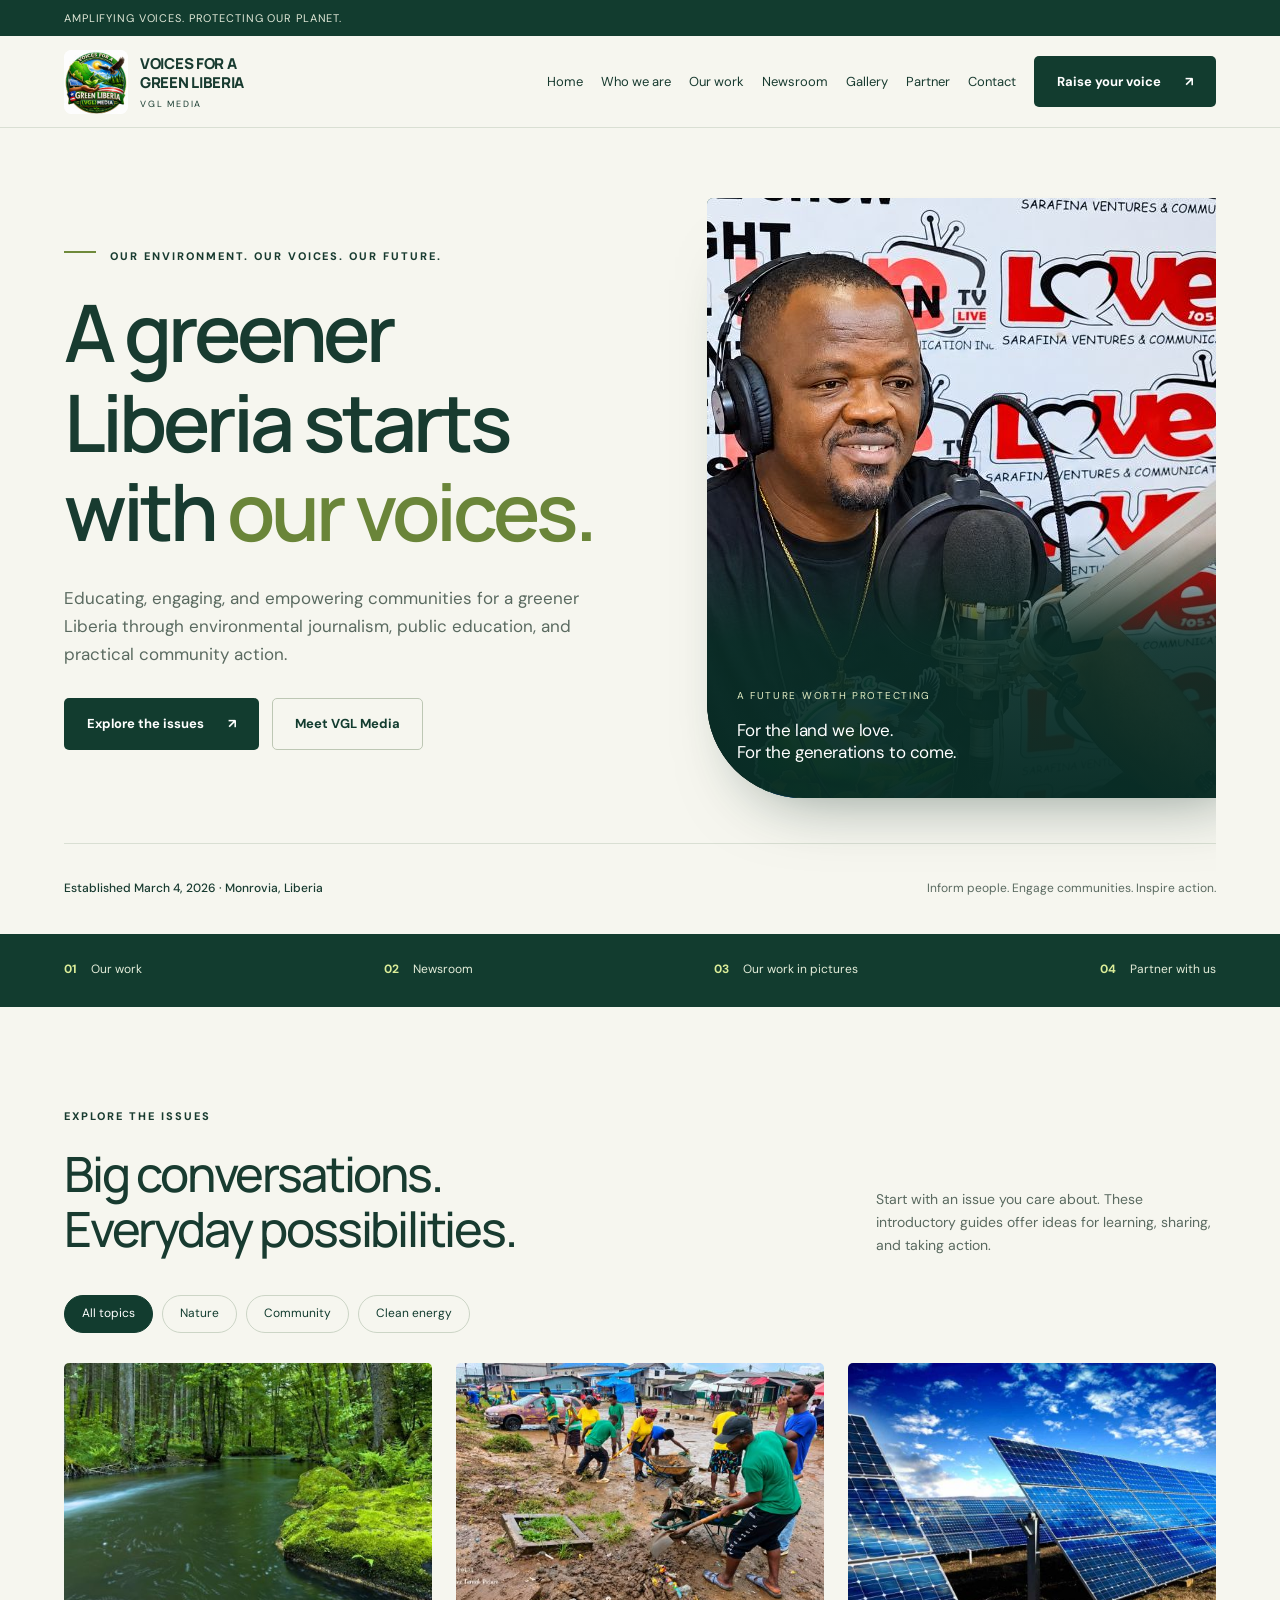
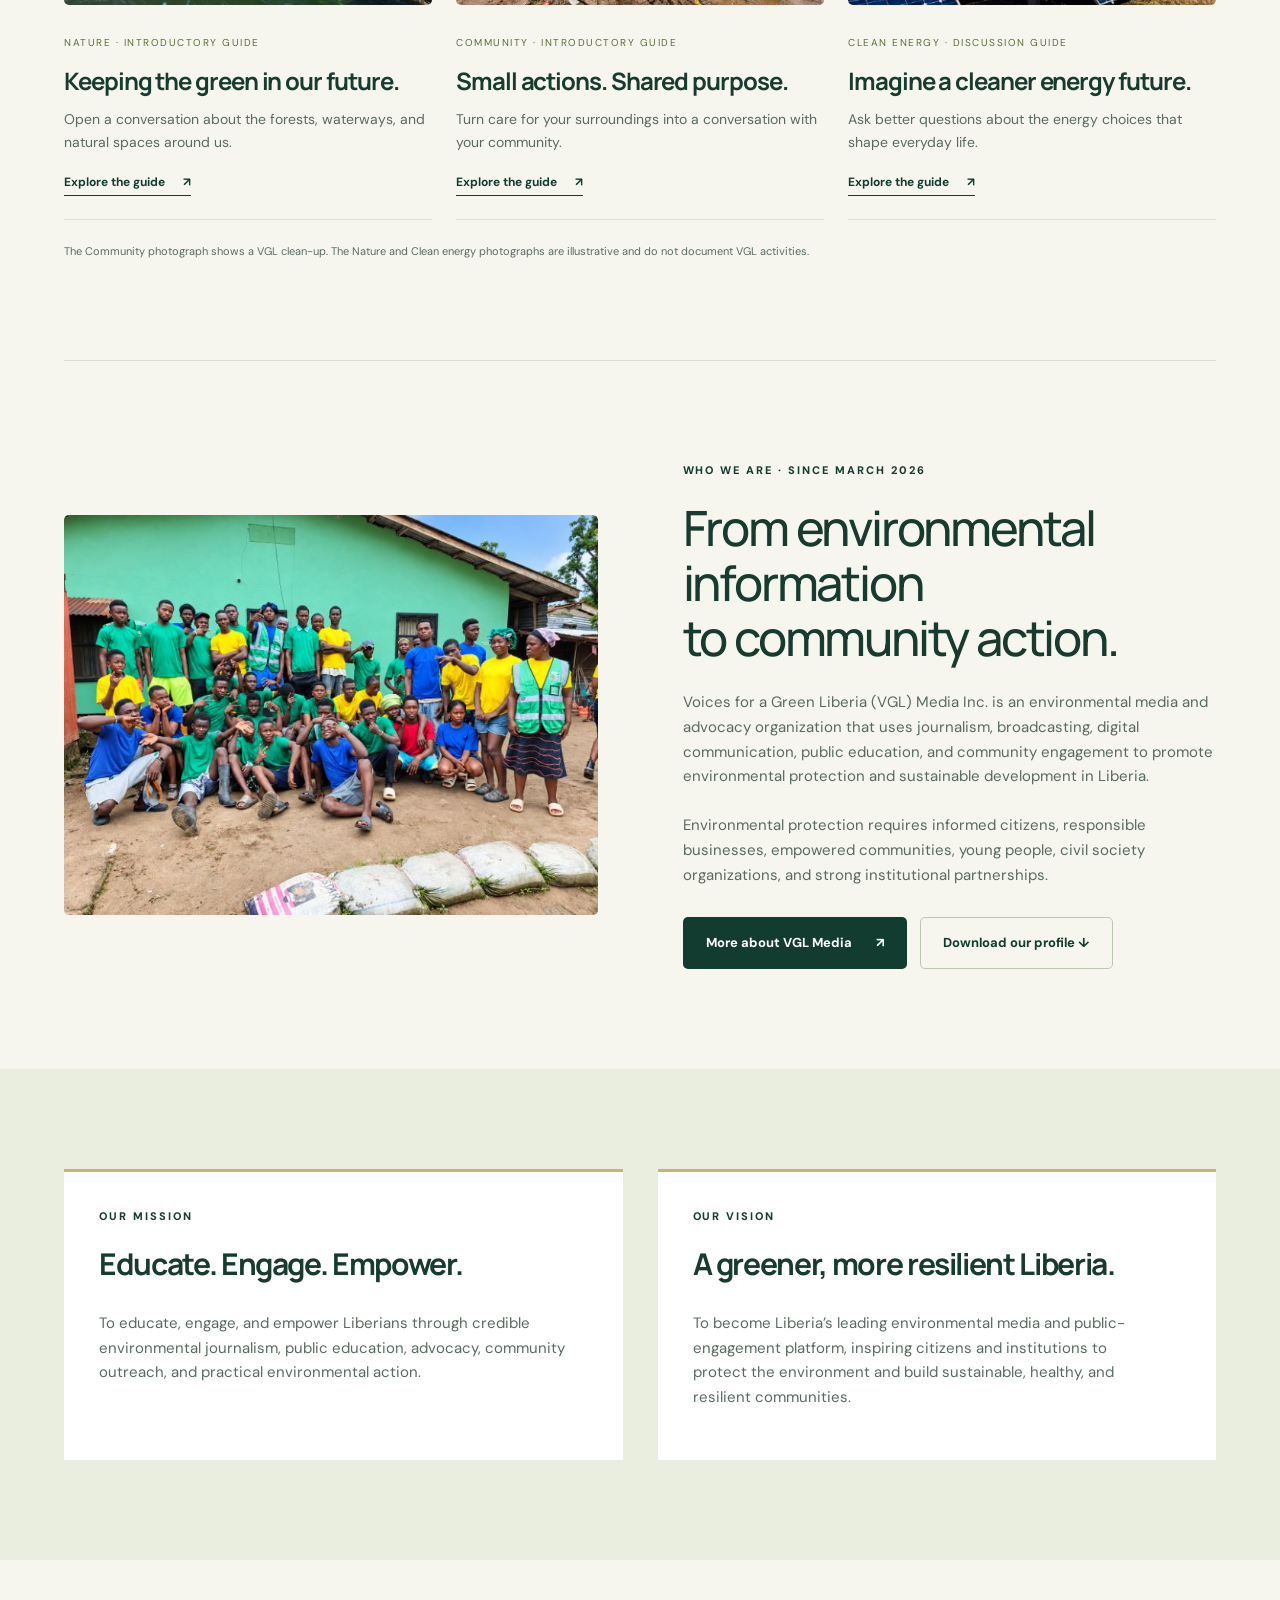
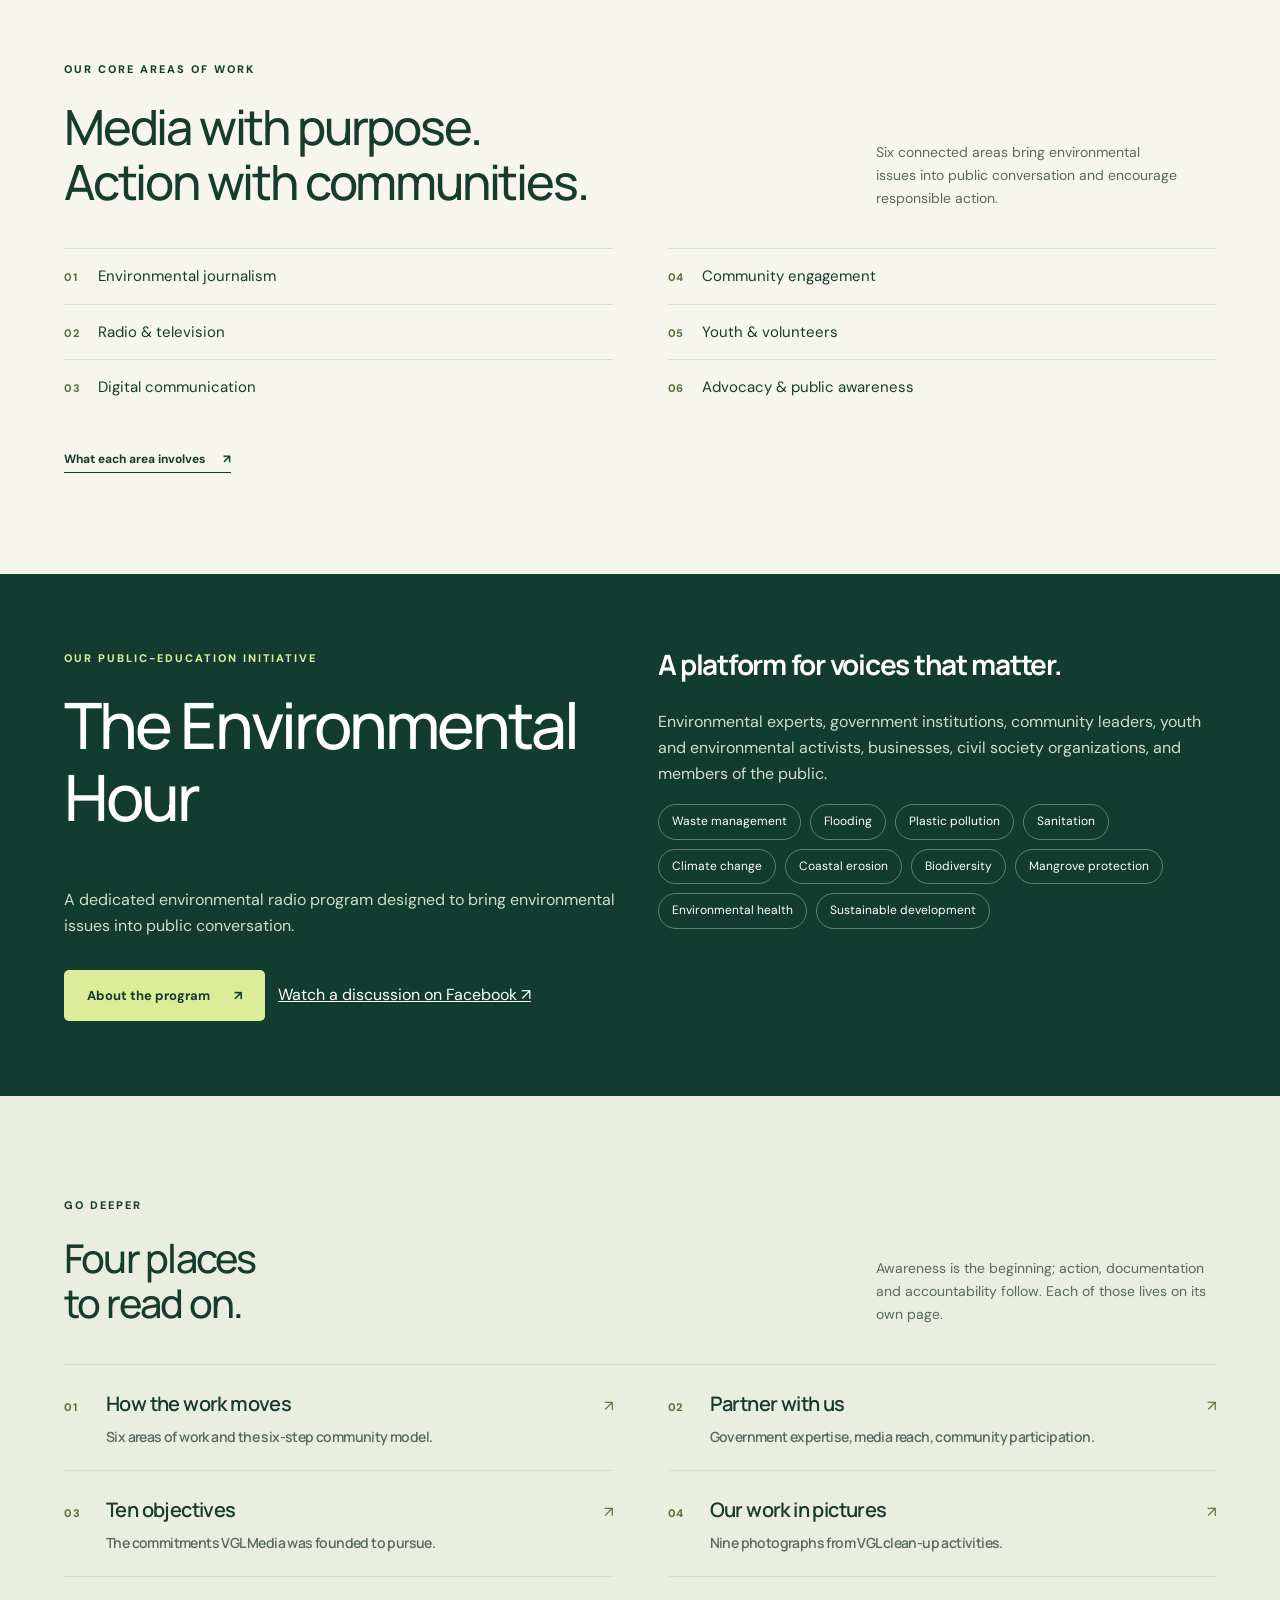
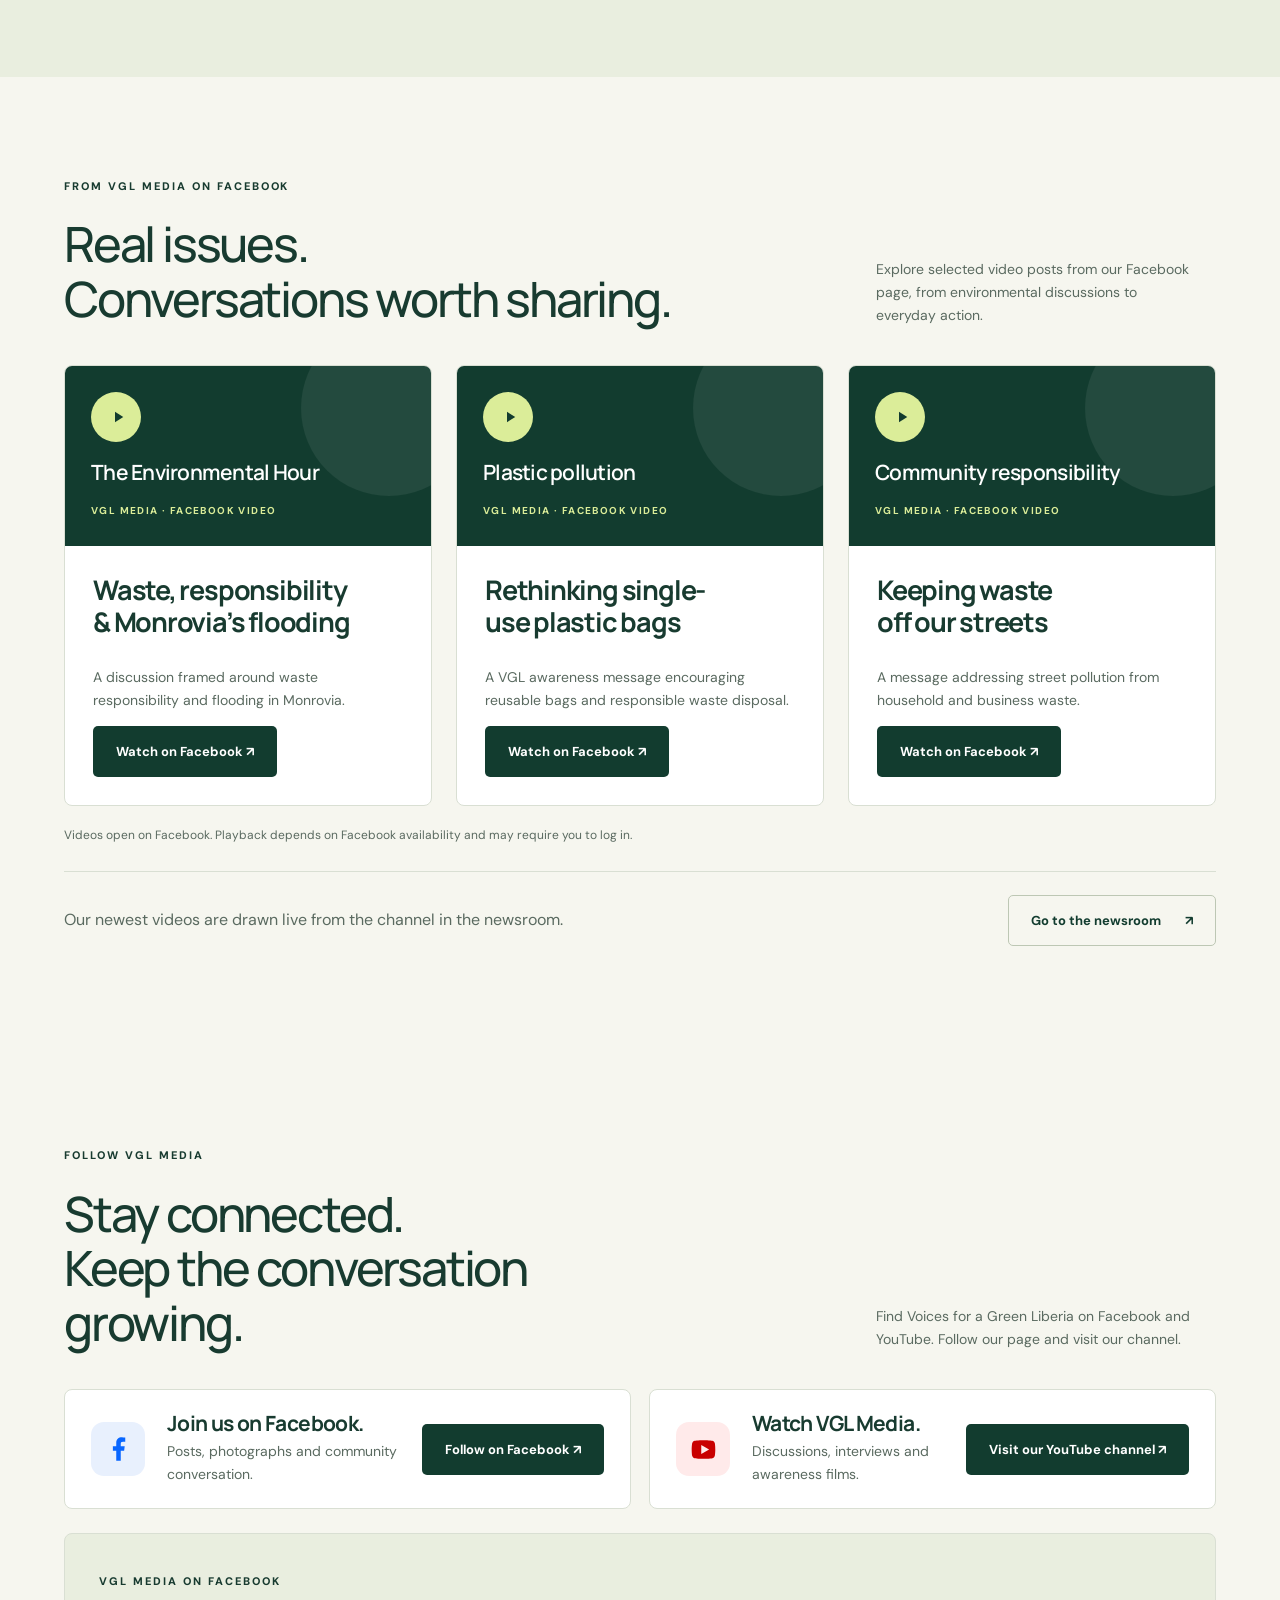
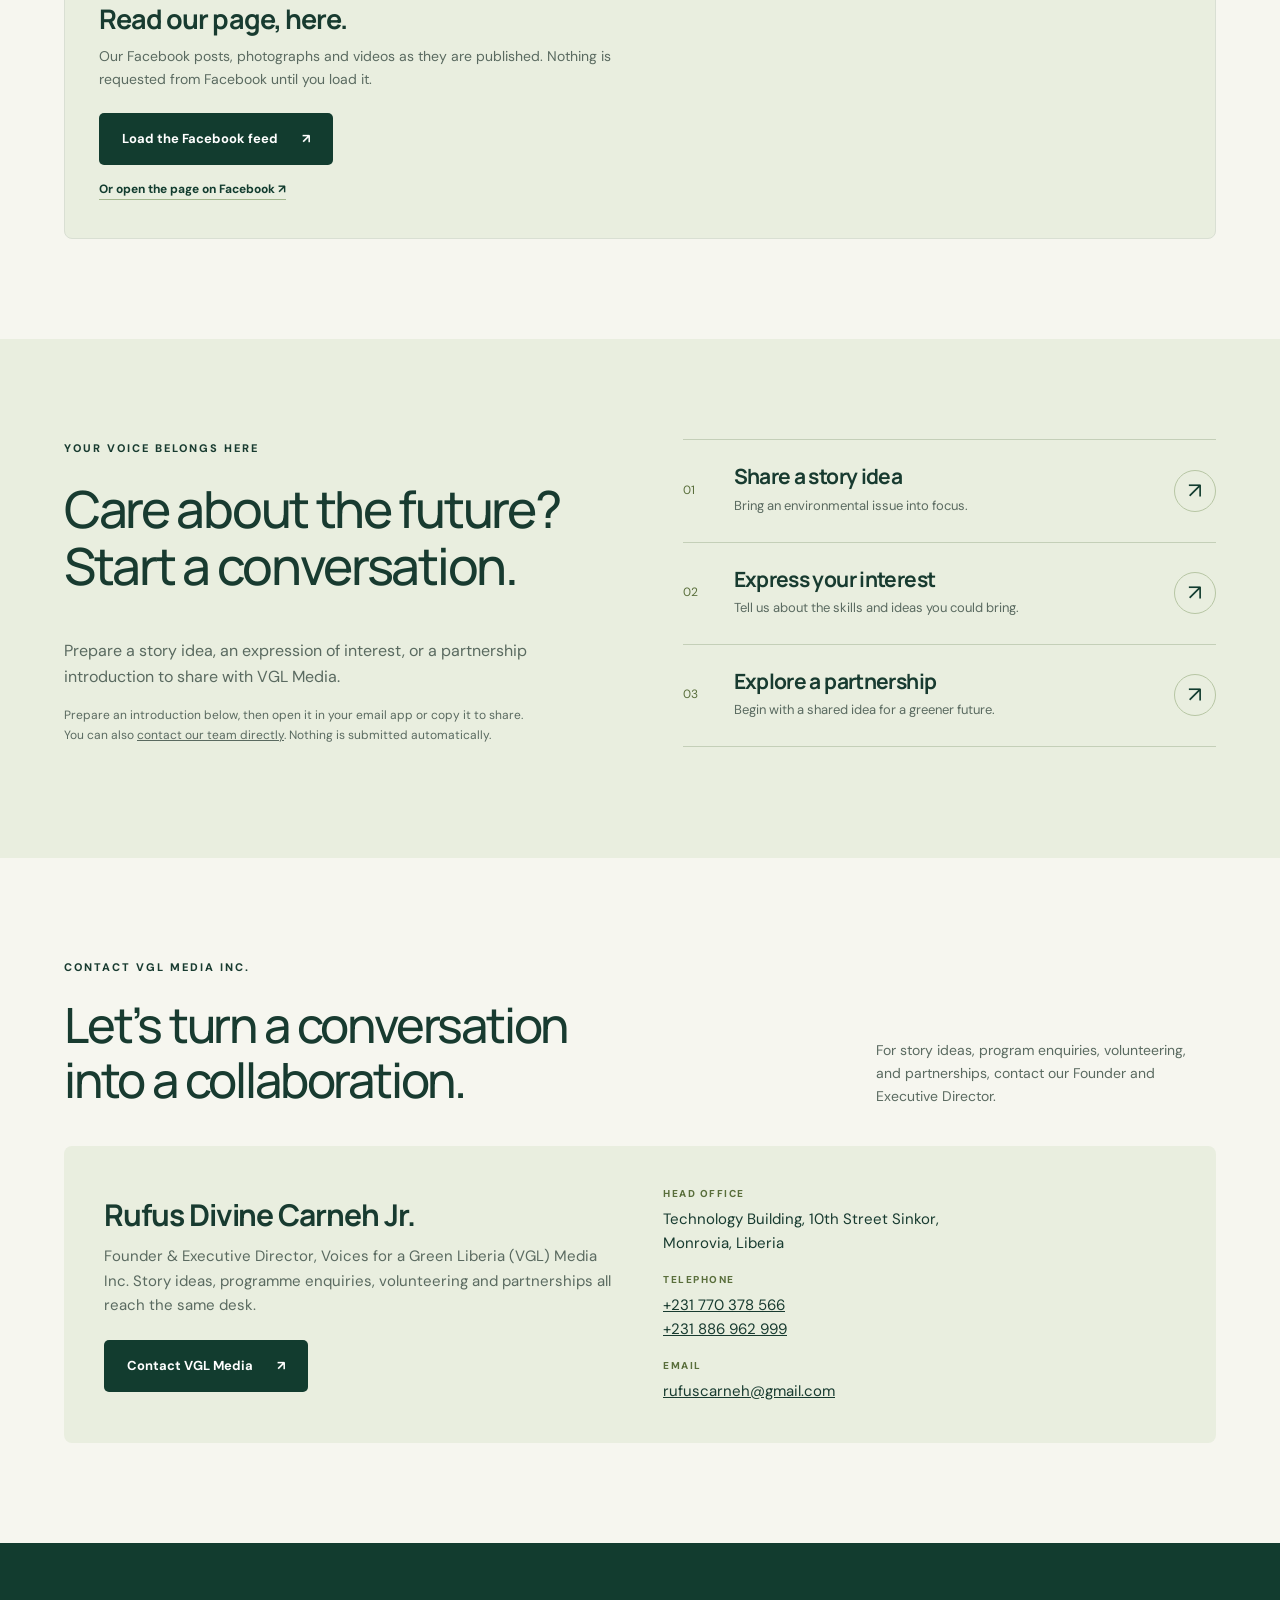
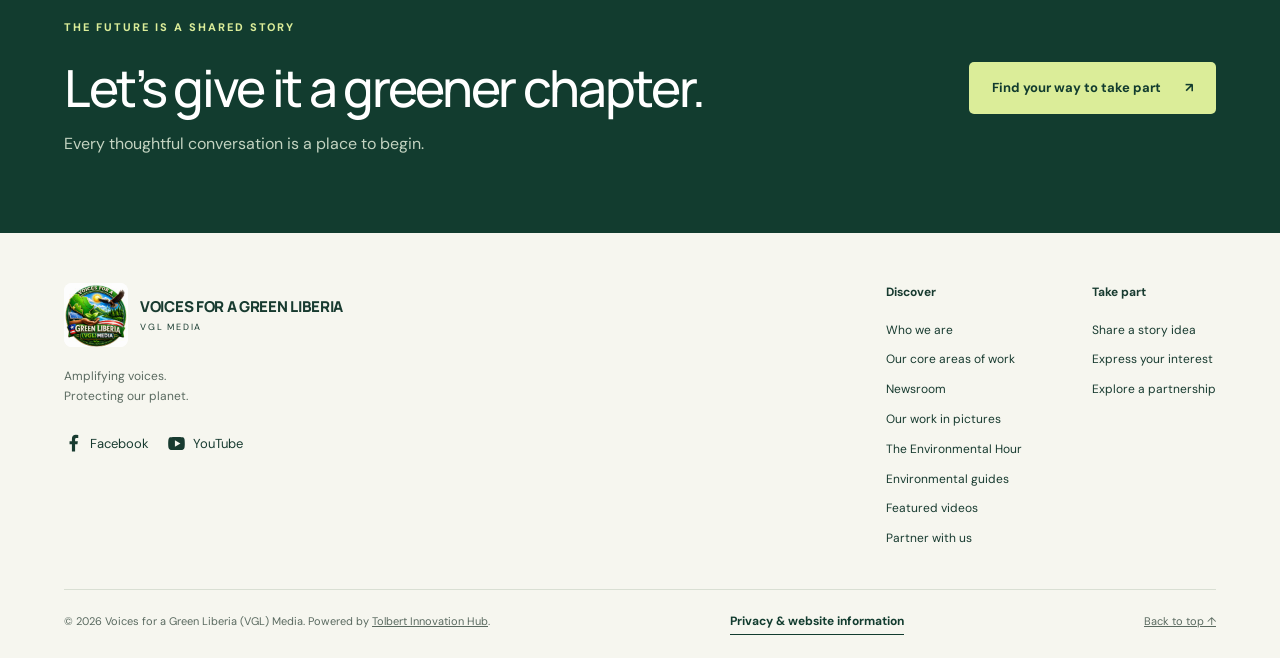
<file: index.html>
<!doctype html>
<html lang="en">
<head>
<meta charset="utf-8"><meta name="viewport" content="width=device-width,initial-scale=1">
<title>Voices for a Green Liberia | VGL Media</title>
<meta name="description" content="Voices for a Green Liberia (VGL) Media. Amplifying voices. Protecting our planet. Explore environmental ideas and ways to take part.">
<link rel="canonical" href="https://tolbertinnovation-debug.github.io/Green-Liberia/">
<meta property="og:type" content="website">
<meta property="og:site_name" content="Voices for a Green Liberia (VGL) Media">
<meta property="og:title" content="Voices for a Green Liberia (VGL) Media">
<meta property="og:description" content="Amplifying voices. Protecting our planet. An environmental media and advocacy organization educating, engaging and empowering communities for a greener Liberia.">
<meta property="og:url" content="https://tolbertinnovation-debug.github.io/Green-Liberia/">
<meta property="og:image" content="https://tolbertinnovation-debug.github.io/Green-Liberia/vgl-community-cleanup-1300.jpg">
<meta property="og:image:alt" content="VGL volunteers at a community clean-up beneath a signboard reading “A greener Liberia starts with us!”">
<meta name="twitter:card" content="summary_large_image">
<meta name="theme-color" content="#123c2f"><link rel="icon" type="image/png" href="vgl-logo-96.png">
<script>var d=document.documentElement;d.classList.add('js');setTimeout(function(){if(!d.dataset.rev)d.classList.remove('js')},2500)</script>
<link rel="preconnect" href="https://fonts.googleapis.com">
<link rel="preconnect" href="https://fonts.gstatic.com" crossorigin>
<link rel="stylesheet" href="https://fonts.googleapis.com/css2?family=DM+Sans:wght@400;500;600;700&family=Manrope:wght@400;500;600;700;800&display=swap">
<link rel="stylesheet" href="styles.css">
</head>
<body>
<a class="skip" href="#main">Skip to content</a>
<div class="topbar"><div class="wrap"><span>AMPLIFYING VOICES. PROTECTING OUR PLANET.</span></div></div>
<header class="header"><div class="wrap navrow">
<a href="#home" class="brand" aria-label="Voices for a Green Liberia home"><img class="brand-logo" src="vgl-logo-192.jpg" alt="" width="64" height="64"><span>VOICES FOR A<br>GREEN LIBERIA<small>VGL MEDIA</small></span></a>
<button class="menu" aria-expanded="false" aria-controls="navigation">Menu ☰</button>
<nav id="navigation" aria-label="Main navigation"><a href="#home">Home</a><a href="about.html">Who we are</a><a href="work.html">Our work</a><a href="newsroom.html">Newsroom</a><a href="gallery.html">Gallery</a><a href="partners.html">Partner</a><a href="contact.html">Contact</a><a class="button" href="#involved">Raise your voice <span aria-hidden="true">↗</span></a></nav>
</div></header>
<main id="main">
<section class="hero wrap" id="home">
<div class="hero-grid"><div><span class="eyebrow">Our environment. Our voices. Our future.</span><h1>A greener Liberia starts with <em>our voices.</em></h1><p>Educating, engaging, and empowering communities for a greener Liberia through environmental journalism, public education, and practical community action.</p><div class="actions"><a class="button" href="#explore">Explore the issues <span aria-hidden="true">↗</span></a><a class="button outline" href="#about">Meet VGL Media</a></div></div>
<div class="hero-image"><img src="vgl-studio-1300.jpg" srcset="vgl-studio-800.jpg 800w, vgl-studio-1300.jpg 1300w" sizes="(max-width:760px) 92vw, 46vw" width="1300" height="975" alt="A Voices for a Green Liberia presenter in a radio studio, wearing headphones at a microphone and a VGL Media t-shirt, with LOVE 105.1 FM and LOVE TV branding on the backdrop behind him." fetchpriority="high"><div class="image-note"><span>A future worth protecting</span><p>For the land we love.<br>For the generations to come.</p></div></div></div>
<div class="underhero"><strong>Established March 4, 2026 · Monrovia, Liberia</strong><span>Inform people. Engage communities. Inspire action.</span></div>
</section>
<nav class="topics-band" aria-label="Main destinations"><div class="wrap"><a href="work.html"><b>01</b><span>Our work</span></a><a href="newsroom.html"><b>02</b><span>Newsroom</span></a><a href="gallery.html"><b>03</b><span>Our work in pictures</span></a><a href="partners.html"><b>04</b><span>Partner with us</span></a></div></nav>
<section class="section wrap" id="explore"><div class="section-head"><div><span class="eyebrow">Explore the issues</span><h2>Big conversations.<br>Everyday possibilities.</h2></div><p>Start with an issue you care about. These introductory guides offer ideas for learning, sharing, and taking action.</p></div>
<div class="filters" role="group" aria-label="Filter environmental guides"><button class="filter" data-filter="all" aria-pressed="true">All topics</button><button class="filter" data-filter="nature" aria-pressed="false">Nature</button><button class="filter" data-filter="community" aria-pressed="false">Community</button><button class="filter" data-filter="energy" aria-pressed="false">Clean energy</button></div>
<div class="cards">
<article class="card" data-category="nature"><div class="card-photo"><img src="vgl-forest-740.jpg" srcset="vgl-forest-600.jpg 600w, vgl-forest-740.jpg 740w" sizes="(max-width:760px) 92vw, 31vw" width="740" height="412" loading="lazy" alt="A slow river running through dense green forest, with moss-covered rock and ferns along the bank."></div><span class="tag">Nature · Introductory guide</span><h3>Keeping the green in our future.</h3><p>Open a conversation about the forests, waterways, and natural spaces around us.</p><button class="text-link" data-guide="nature">Explore the guide <span aria-hidden="true">↗</span></button></article>
<article class="card" data-category="community"><div class="card-photo"><img src="vgl-drainage-1000.jpg" srcset="vgl-drainage-600.jpg 600w, vgl-drainage-1000.jpg 1000w" sizes="(max-width:760px) 92vw, 31vw" width="1000" height="564" alt="VGL volunteers in green and yellow shirts clearing mud, silt and litter from a market street with shovels and wheelbarrows after flooding, with a cleared drainage grate in the foreground." loading="lazy"></div><span class="tag">Community · Introductory guide</span><h3>Small actions. Shared purpose.</h3><p>Turn care for your surroundings into a conversation with your community.</p><button class="text-link" data-guide="community">Explore the guide <span aria-hidden="true">↗</span></button></article>
<article class="card" data-category="energy"><div class="card-photo"><img src="vgl-solar-1000.jpg" srcset="vgl-solar-600.jpg 600w, vgl-solar-1000.jpg 1000w" sizes="(max-width:760px) 92vw, 31vw" width="1000" height="563" loading="lazy" alt="Rows of blue solar panels angled towards a bright sky with scattered cloud."></div><span class="tag">Clean energy · Discussion guide</span><h3>Imagine a cleaner energy future.</h3><p>Ask better questions about the energy choices that shape everyday life.</p><button class="text-link" data-guide="energy">Explore the guide <span aria-hidden="true">↗</span></button></article>
</div><p class="cards-note">The Community photograph shows a VGL clean-up. The Nature and Clean energy photographs are illustrative and do not document VGL activities.</p>
</section>
<section class="section about wrap" id="about"><div class="about-art photo"><img src="vgl-team-1200.jpg" srcset="vgl-team-700.jpg 700w, vgl-team-1200.jpg 1200w" sizes="(max-width:760px) 92vw, 46vw" width="1200" height="900" loading="lazy" alt="About forty VGL volunteers in green, yellow and blue shirts gathered together for a photograph at a community clean-up."></div><div class="about-copy"><span class="eyebrow">Who we are · Since March 2026</span><h2>From environmental information<br>to community action.</h2><p>Voices for a Green Liberia (VGL) Media Inc. is an environmental media and advocacy organization that uses journalism, broadcasting, digital communication, public education, and community engagement to promote environmental protection and sustainable development in Liberia.</p><p>Environmental protection requires informed citizens, responsible businesses, empowered communities, young people, civil society organizations, and strong institutional partnerships.</p><div class="actions"><a class="button" href="about.html">More about VGL Media <span aria-hidden="true">↗</span></a><a class="button outline" href="PROFILE%20Voices%20for%20a%20Green%20Liberia.docx" download>Download our profile ↓</a></div></div></section>
<section class="band tint" aria-label="Our mission and vision"><div class="wrap"><div class="purpose-grid"><article><span class="eyebrow">Our mission</span><h3>Educate. Engage. Empower.</h3><p>To educate, engage, and empower Liberians through credible environmental journalism, public education, advocacy, community outreach, and practical environmental action.</p></article><article><span class="eyebrow">Our vision</span><h3>A greener, more resilient Liberia.</h3><p>To become Liberia’s leading environmental media and public-engagement platform, inspiring citizens and institutions to protect the environment and build sustainable, healthy, and resilient communities.</p></article></div></div></section>
<section class="section wrap" id="work"><div class="section-head"><div><span class="eyebrow">Our core areas of work</span><h2>Media with purpose.<br>Action with communities.</h2></div><p>Six connected areas bring environmental issues into public conversation and encourage responsible action.</p></div><div class="stake-grid ledger-6">
<div><b>01</b><span>Environmental journalism</span></div>
<div><b>02</b><span>Radio &amp; television</span></div>
<div><b>03</b><span>Digital communication</span></div>
<div><b>04</b><span>Community engagement</span></div>
<div><b>05</b><span>Youth &amp; volunteers</span></div>
<div><b>06</b><span>Advocacy &amp; public awareness</span></div>
</div>
<p class="after-grid"><a class="text-link" href="work.html">What each area involves <span aria-hidden="true">↗</span></a></p></section>
<section class="environmental-hour"><div class="wrap hour-grid"><div><span class="eyebrow">Our public-education initiative</span><h2>The Environmental Hour</h2><p>A dedicated environmental radio program designed to bring environmental issues into public conversation.</p><div class="actions"><a class="button light" href="environmental-hour.html">About the program <span aria-hidden="true">↗</span></a><a class="hour-enquiry" href="https://www.facebook.com/VFAGL/videos/the-environmental-hour/1376074667988158/" target="_blank" rel="noopener noreferrer">Watch a discussion on Facebook ↗</a></div></div><div><h3>A platform for voices that matter.</h3><p>Environmental experts, government institutions, community leaders, youth and environmental activists, businesses, civil society organizations, and members of the public.</p><div class="topic-tags"><span>Waste management</span><span>Flooding</span><span>Plastic pollution</span><span>Sanitation</span><span>Climate change</span><span>Coastal erosion</span><span>Biodiversity</span><span>Mangrove protection</span><span>Environmental health</span><span>Sustainable development</span></div></div></div></section>
<section class="band tint"><div class="wrap">
<div class="section-head">
<div><span class="eyebrow">Go deeper</span>
<h2>Four places<br>to read on.</h2></div>
<p>Awareness is the beginning; action, documentation and accountability follow. Each of those lives on its own page.</p>
</div>
<div class="routes">
<a href="work.html"><b>01</b><strong>How the work moves<em>Six areas of work and the six-step community model.</em></strong><span class="go" aria-hidden="true">↗</span></a>
<a href="partners.html"><b>02</b><strong>Partner with us<em>Government expertise, media reach, community participation.</em></strong><span class="go" aria-hidden="true">↗</span></a>
<a href="about.html#objectives"><b>03</b><strong>Ten objectives<em>The commitments VGL Media was founded to pursue.</em></strong><span class="go" aria-hidden="true">↗</span></a>
<a href="gallery.html"><b>04</b><strong>Our work in pictures<em>Nine photographs from VGL clean-up activities.</em></strong><span class="go" aria-hidden="true">↗</span></a>
</div>
</div></section>
<section class="section wrap" id="videos" aria-labelledby="videos-title"><div class="section-head"><div><span class="eyebrow">From VGL Media on Facebook</span><h2 id="videos-title">Real issues.<br>Conversations worth sharing.</h2></div><p>Explore selected video posts from our Facebook page, from environmental discussions to everyday action.</p></div><div class="video-grid"><article class="video-card"><div class="video-poster"><span class="play" aria-hidden="true"><svg viewBox="0 0 24 24" fill="currentColor"><path d="M8 5v14l11-7z"/></svg></span><span class="poster-topic">The Environmental Hour</span><span class="poster-plat">VGL Media · Facebook Video</span></div>
<div class="video-body"><h3>Waste, responsibility & Monrovia’s flooding</h3><p>A discussion framed around waste responsibility and flooding in Monrovia.</p><a class="button" href="https://www.facebook.com/VFAGL/videos/the-environmental-hour/1376074667988158/" target="_blank" rel="noopener noreferrer" aria-label="Watch Waste, responsibility and Monrovia’s flooding on Facebook (opens in a new tab)">Watch on Facebook ↗</a></div></article><article class="video-card"><div class="video-poster"><span class="play" aria-hidden="true"><svg viewBox="0 0 24 24" fill="currentColor"><path d="M8 5v14l11-7z"/></svg></span><span class="poster-topic">Plastic pollution</span><span class="poster-plat">VGL Media · Facebook Video</span></div>
<div class="video-body"><h3>Rethinking single-use plastic bags</h3><p>A VGL awareness message encouraging reusable bags and responsible waste disposal.</p><a class="button" href="https://www.facebook.com/VFAGL/videos/one-reusable-bag-can-replace-hundreds-of-plastic-bags-fyp%E3%82%B7every-plastic-bag-we-r/1562028205645829/" target="_blank" rel="noopener noreferrer" aria-label="Watch Rethinking single-use plastic bags on Facebook (opens in a new tab)">Watch on Facebook ↗</a></div></article><article class="video-card"><div class="video-poster"><span class="play" aria-hidden="true"><svg viewBox="0 0 24 24" fill="currentColor"><path d="M8 5v14l11-7z"/></svg></span><span class="poster-topic">Community responsibility</span><span class="poster-plat">VGL Media · Facebook Video</span></div>
<div class="video-body"><h3>Keeping waste off our streets</h3><p>A message addressing street pollution from household and business waste.</p><a class="button" href="https://www.facebook.com/VFAGL/videos/the-continuous-and-deliberate-actions-of-some-liberians-by-polluting-the-streets/1342929237750128/" target="_blank" rel="noopener noreferrer" aria-label="Watch Keeping waste off our streets on Facebook (opens in a new tab)">Watch on Facebook ↗</a></div></article></div><p class="video-note">Videos open on Facebook. Playback depends on Facebook availability and may require you to log in.</p><div class="video-channel">
<p>Our newest videos are drawn live from the channel in the newsroom.</p>
<a class="button outline" href="newsroom.html">Go to the newsroom <span aria-hidden="true">↗</span></a>
</div></section>
<section class="section wrap" id="social" aria-labelledby="social-title"><div class="section-head"><div><span class="eyebrow">Follow VGL Media</span><h2 id="social-title">Stay connected.<br>Keep the conversation growing.</h2></div><p>Find Voices for a Green Liberia on Facebook and YouTube. Follow our page and visit our channel.</p></div><div class="social-grid"><article class="channel-card"><div class="channel-icon facebook"><svg viewBox="0 0 24 24" aria-hidden="true" fill="currentColor"><path d="M14 22v-9h3l.5-4H14V7c0-1.2.4-2 2-2h2V1.4A26 26 0 0 0 15 1c-3 0-5 1.8-5 5v3H7v4h3v9z"/></svg></div><div class="channel-text"><h3>Join us on Facebook.</h3><p>Posts, photographs and community conversation.</p></div><a href="https://web.facebook.com/VFAGL" target="_blank" rel="noopener noreferrer" class="button" aria-label="Follow on Facebook ↗ (opens in a new tab)">Follow on Facebook ↗</a></article><article class="channel-card"><div class="channel-icon youtube"><svg viewBox="0 0 24 24" aria-hidden="true" fill="currentColor"><path d="M22 6.2a3 3 0 0 0-2-2C18.2 3.7 12 3.7 12 3.7s-6.2 0-8 .5a3 3 0 0 0-2 2C1.5 8 1.5 12 1.5 12s0 4 .5 5.8a3 3 0 0 0 2 2c1.8.5 8 .5 8 .5s6.2 0 8-.5a3 3 0 0 0 2-2c.5-1.8.5-5.8.5-5.8s0-4-.5-5.8ZM10 16V8l7 4z"/></svg></div><div class="channel-text"><h3>Watch VGL Media.</h3><p>Discussions, interviews and awareness films.</p></div><a href="https://www.youtube.com/channel/UCInD3jOJ1oDMzSt1KrhEE4Q" target="_blank" rel="noopener noreferrer" class="button" aria-label="Visit our YouTube channel ↗ (opens in a new tab)">Visit our YouTube channel ↗</a></article></div><div class="embed spaced" data-embed="https://www.facebook.com/plugins/page.php?href=https%3A%2F%2Fwww.facebook.com%2FVFAGL&tabs=timeline&width=500&height=680&small_header=false&adapt_container_width=true&hide_cover=false&show_facepile=true" data-embed-height="680" data-embed-title="VGL Media page feed on Facebook">
<div class="embed-facade">
<span class="eyebrow">VGL Media on Facebook</span>
<h3>Read our page, here.</h3>
<p>Our Facebook posts, photographs and videos as they are published. Nothing is requested from Facebook until you load it.</p>
<button class="button" type="button">Load the Facebook feed <span aria-hidden="true">↗</span></button>
<a class="embed-direct" href="https://web.facebook.com/VFAGL" target="_blank" rel="noopener noreferrer">Or open the page on Facebook ↗</a>
</div>
</div></section>
<section class="section voice" id="involved"><div class="wrap voice-grid"><div><span class="eyebrow">Your voice belongs here</span><h2>Care about the future?<br>Start a conversation.</h2><p>Prepare a story idea, an expression of interest, or a partnership introduction to share with VGL Media.</p><p class="form-hint">Prepare an introduction below, then open it in your email app or copy it to share. You can also <a href="#contact">contact our team directly</a>. Nothing is submitted automatically.</p></div><div class="join-options"><div class="join-option"><span>01</span><div><h3>Share a story idea</h3><p>Bring an environmental issue into focus.</p></div><button data-interest="Story idea" aria-label="Prepare a story idea">↗</button></div><div class="join-option"><span>02</span><div><h3>Express your interest</h3><p>Tell us about the skills and ideas you could bring.</p></div><button data-interest="Expression of interest" aria-label="Prepare an expression of interest">↗</button></div><div class="join-option"><span>03</span><div><h3>Explore a partnership</h3><p>Begin with a shared idea for a greener future.</p></div><button data-interest="Partnership" aria-label="Prepare a partnership introduction">↗</button></div></div></div></section>
<section class="section wrap" id="contact"><div class="section-head"><div><span class="eyebrow">Contact VGL Media Inc.</span><h2>Let’s turn a conversation<br>into a collaboration.</h2></div><p>For story ideas, program enquiries, volunteering, and partnerships, contact our Founder and Executive Director.</p></div><div class="contact-brief">
<div>
<h3>Rufus Divine Carneh&nbsp;Jr.</h3>
<p>Founder &amp; Executive Director, Voices for a Green Liberia (VGL) Media Inc. Story ideas, programme enquiries, volunteering and partnerships all reach the same desk.</p>
<a class="button" href="contact.html">Contact VGL Media <span aria-hidden="true">↗</span></a>
</div>
<dl>
<div><dt>Head office</dt><dd>Technology Building, 10th Street Sinkor,<br>Monrovia, Liberia</dd></div>
<div><dt>Telephone</dt><dd><a href="tel:+231770378566">+231 770 378 566</a><br><a href="tel:+231886962999">+231 886 962 999</a></dd></div>
<div><dt>Email</dt><dd><a href="mailto:rufuscarneh@gmail.com">rufuscarneh@gmail.com</a></dd></div>
</dl>
</div>
</section><section class="cta"><div class="wrap"><div><span class="eyebrow">The future is a shared story</span><h2>Let’s give it a greener chapter.</h2><p>Every thoughtful conversation is a place to begin.</p></div><a href="#involved" class="button light">Find your way to take part <span aria-hidden="true">↗</span></a></div></section>
</main>
<footer class="footer wrap"><div class="footer-top"><div><a class="brand" href="#home"><img class="brand-logo" src="vgl-logo-192.jpg" alt="" width="64" height="64" loading="lazy"><span>VOICES FOR A GREEN LIBERIA<small>VGL MEDIA</small></span></a><p>Amplifying voices.<br>Protecting our planet.</p><div class="social-foot"><a href="https://web.facebook.com/VFAGL" target="_blank" rel="noopener noreferrer" class="" aria-label="Facebook (opens in a new tab)"><svg viewBox="0 0 24 24" aria-hidden="true" fill="currentColor"><path d="M14 22v-9h3l.5-4H14V7c0-1.2.4-2 2-2h2V1.4A26 26 0 0 0 15 1c-3 0-5 1.8-5 5v3H7v4h3v9z"/></svg>Facebook</a><a href="https://www.youtube.com/channel/UCInD3jOJ1oDMzSt1KrhEE4Q" target="_blank" rel="noopener noreferrer" class="" aria-label="YouTube (opens in a new tab)"><svg viewBox="0 0 24 24" aria-hidden="true" fill="currentColor"><path d="M22 6.2a3 3 0 0 0-2-2C18.2 3.7 12 3.7 12 3.7s-6.2 0-8 .5a3 3 0 0 0-2 2C1.5 8 1.5 12 1.5 12s0 4 .5 5.8a3 3 0 0 0 2 2c1.8.5 8 .5 8 .5s6.2 0 8-.5a3 3 0 0 0 2-2c.5-1.8.5-5.8.5-5.8s0-4-.5-5.8ZM10 16V8l7 4z"/></svg>YouTube</a></div></div><div class="footer-links"><div><b>Discover</b><a href="about.html">Who we are</a><a href="work.html">Our core areas of work</a><a href="newsroom.html">Newsroom</a><a href="gallery.html">Our work in pictures</a><a href="environmental-hour.html">The Environmental Hour</a><a href="#explore">Environmental guides</a><a href="#videos">Featured videos</a><a href="partners.html">Partner with us</a></div><div><b>Take part</b><a href="#involved">Share a story idea</a><a href="#involved">Express your interest</a><a href="partners.html">Explore a partnership</a></div></div></div><div class="footer-bottom"><span>© <span id="year">2026</span> Voices for a Green Liberia (VGL) Media. Powered by <a href="https://tolbertinnovationhub.org" target="_blank" rel="noopener noreferrer">Tolbert Innovation Hub</a>.</span><button class="text-link" id="privacy-button">Privacy & website information</button><a href="#home">Back to top ↑</a></div></footer>
<dialog id="guide-dialog" aria-labelledby="guide-title"><div class="dialog-top"><h2 id="guide-title"></h2><button class="close" aria-label="Close guide" data-close>×</button></div><div id="guide-body"></div></dialog>
<dialog id="interest-dialog" aria-labelledby="interest-title"><div class="dialog-top"><h2 id="interest-title">Prepare your introduction</h2><button class="close" aria-label="Close introduction" data-close>×</button></div><p class="form-note">Prepare a message for VGL Media, then open it in your email app. Review and send it there. This website does not send or store your information.</p><form id="interest-form"><label for="name">Your name<input id="name" name="name" autocomplete="name" maxlength="100" required></label><label for="interest">I would like to discuss<select id="interest" name="interest"><option>Story idea</option><option>Expression of interest</option><option>Partnership</option></select></label><label for="message">Your idea<textarea id="message" name="message" maxlength="3000" required placeholder="What would you like to share?"></textarea></label><button class="button" type="submit">Prepare message <span aria-hidden="true">↗</span></button></form><div id="draft-result" hidden><p class="status" role="status">Your draft is ready. It has not been sent. Open it in your email app to review and send, or copy it to share.</p><div id="draft-output" tabindex="0"></div><a class="button" id="email-draft" href="mailto:rufuscarneh@gmail.com">Open in email app ↗</a> <button class="button" id="copy-draft">Copy message</button><p id="copy-status" class="status" role="status"></p></div></dialog>
<script>
document.querySelectorAll('.filter').forEach(button=>button.addEventListener('click',()=>{document.querySelectorAll('.filter').forEach(b=>b.setAttribute('aria-pressed',String(b===button)));document.querySelectorAll('.card').forEach(card=>card.hidden=button.dataset.filter!=='all'&&card.dataset.category!==button.dataset.filter)}));
const guides={
nature:{title:'Keeping the green in our future',body:'<p>Begin with a place you know: a waterway, a wooded area, a community garden, or a patch of shade. What do people value about it, and what would they like to protect?</p><h3>Start with listening</h3><ul><li>Ask residents how the place has changed over time.</li><li>Record observations carefully, separating what you see from what you have been told.</li><li>Ask permission before photographing people or quoting their words.</li></ul><h3>Bring the conversation home</h3><p>Write a short account of the place, the questions it raises, and the people who could help answer them. Avoid presenting unverified claims as facts.</p>'},
community:{title:'Small actions. Shared purpose.',body:'<p>A greener community begins with understanding what matters to the people who live there. Choose one manageable topic and invite different perspectives.</p><h3>Try a conversation starter</h3><ul><li>Which shared spaces would people most like to improve?</li><li>What practical obstacles keep the space from being cared for?</li><li>Who should be involved in planning a next step?</li></ul><h3>Plan together</h3><p>Agree on a clear goal, obtain the necessary permissions, and identify a responsible person for follow-up. For clean-ups, arrange appropriate waste collection and avoid handling sharp, hazardous, or unidentified materials.</p>'},
energy:{title:'Imagine a cleaner energy future',body:'<p>Energy conversations are most useful when they begin with real needs: lighting, communication, learning, work, and reliable daily services.</p><h3>Questions worth asking</h3><ul><li>What does the household, school, or business need power for?</li><li>How important are reliability, maintenance, and running costs?</li><li>Who can provide qualified advice and ongoing support?</li></ul><h3>Look beyond a headline</h3><p>Compare proposals carefully and request clear information on installation, maintenance, warranties, and total costs. This is a discussion guide, not a product recommendation or installation guide.</p>'}
};
const guideDialog=document.querySelector('#guide-dialog');
document.querySelectorAll('[data-guide]').forEach(b=>b.addEventListener('click',()=>{const g=guides[b.dataset.guide];document.querySelector('#guide-title').textContent=g.title;document.querySelector('#guide-body').innerHTML=g.body;guideDialog.showModal()}));
const interestDialog=document.querySelector('#interest-dialog');
document.querySelectorAll('[data-interest]').forEach(b=>b.addEventListener('click',()=>{document.querySelector('#interest').value=b.dataset.interest;document.querySelector('#draft-result').hidden=true;interestDialog.showModal()}));
document.querySelector('#interest-form').addEventListener('submit',e=>{e.preventDefault();const name=document.querySelector('#name').value.trim(),message=document.querySelector('#message').value.trim();if(!name||!message)return;document.querySelector('#draft-output').textContent='To: Voices for a Green Liberia (VGL) Media\nSubject: '+document.querySelector('#interest').value+'\n\nHello VGL Media,\n\n'+message+'\n\nBest regards,\n'+name;document.querySelector('#email-draft').href='mailto:rufuscarneh@gmail.com?subject='+encodeURIComponent(document.querySelector('#interest').value+' — VGL Media')+'&body='+encodeURIComponent(document.querySelector('#draft-output').textContent);document.querySelector('#draft-result').hidden=false;document.querySelector('#copy-status').textContent='';document.querySelector('#draft-output').focus()});
document.querySelector('#copy-draft').addEventListener('click',async()=>{try{await navigator.clipboard.writeText(document.querySelector('#draft-output').textContent);document.querySelector('#copy-status').textContent='Message copied. It has not been sent.'}catch{document.querySelector('#copy-status').textContent='Automatic copying is unavailable. Select the draft text above and copy it manually.'}});
</script>
<script src="site.js"></script></body></html>
</file>
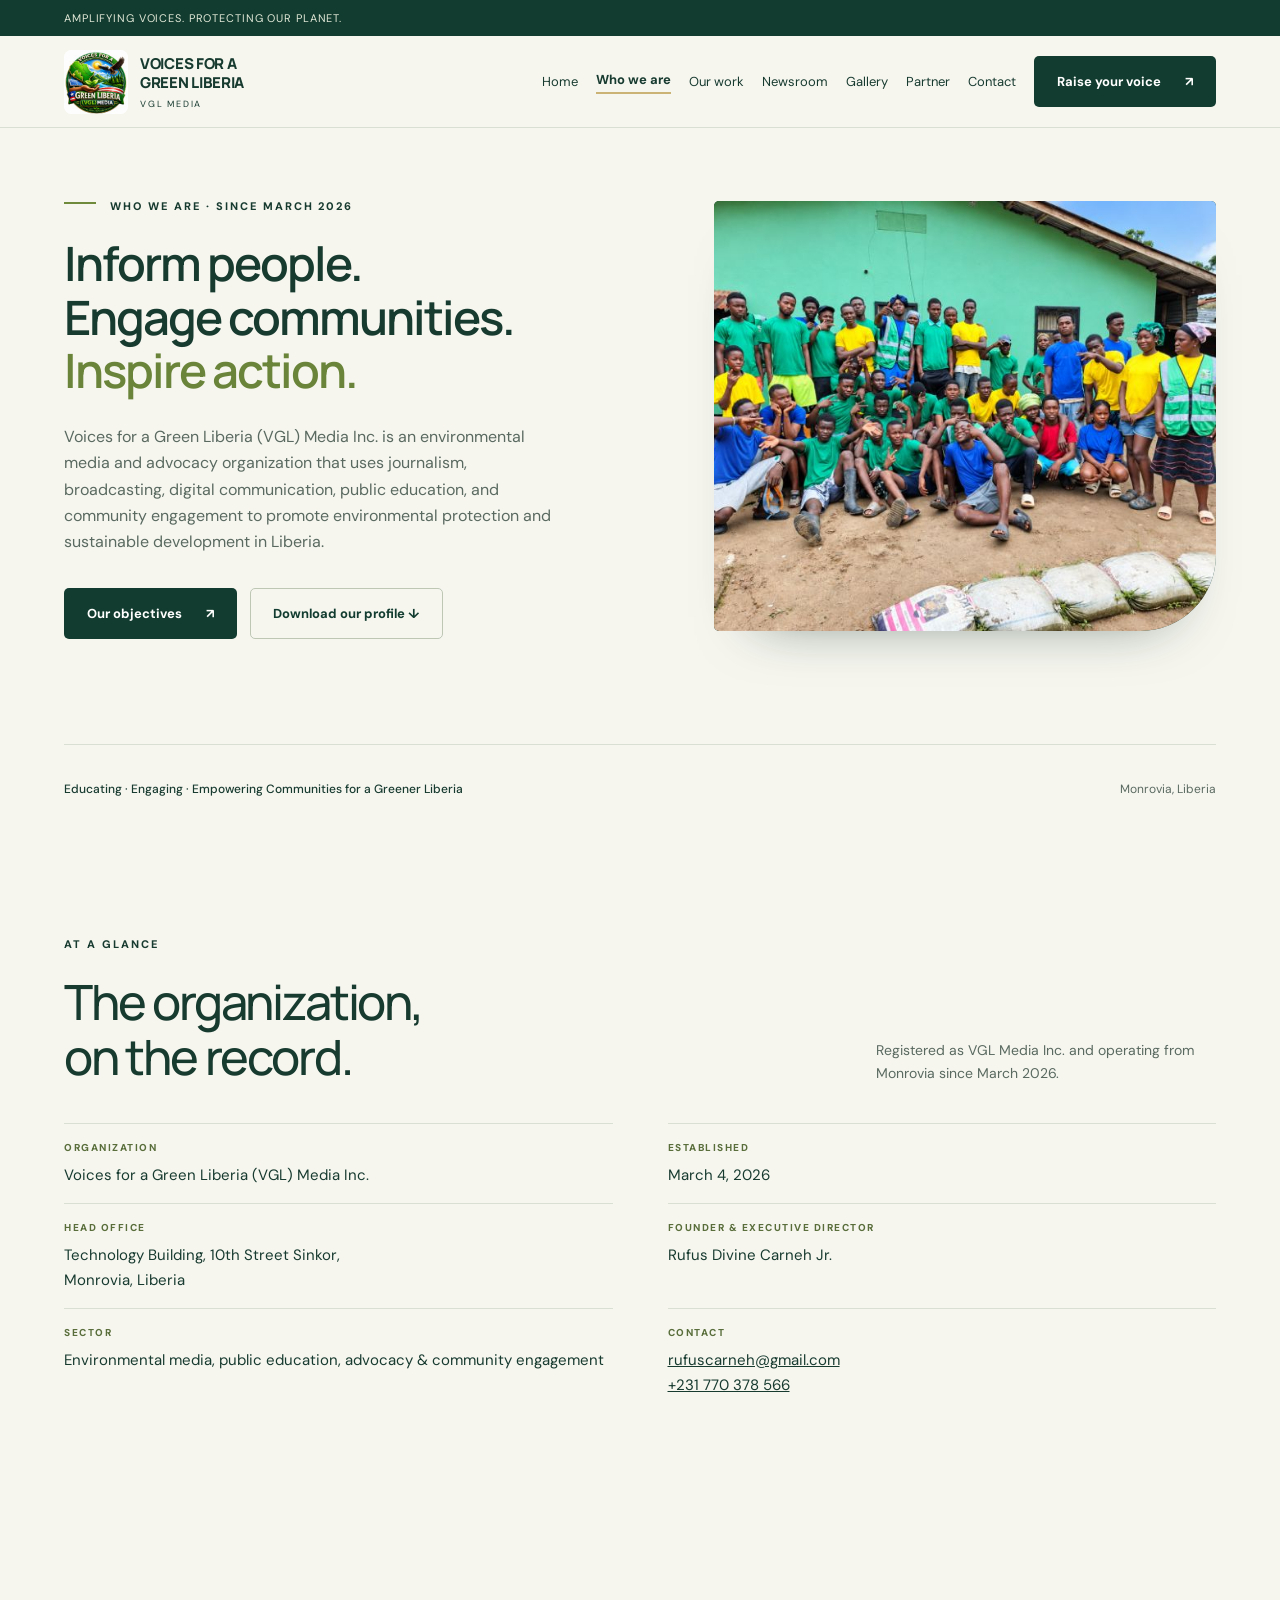
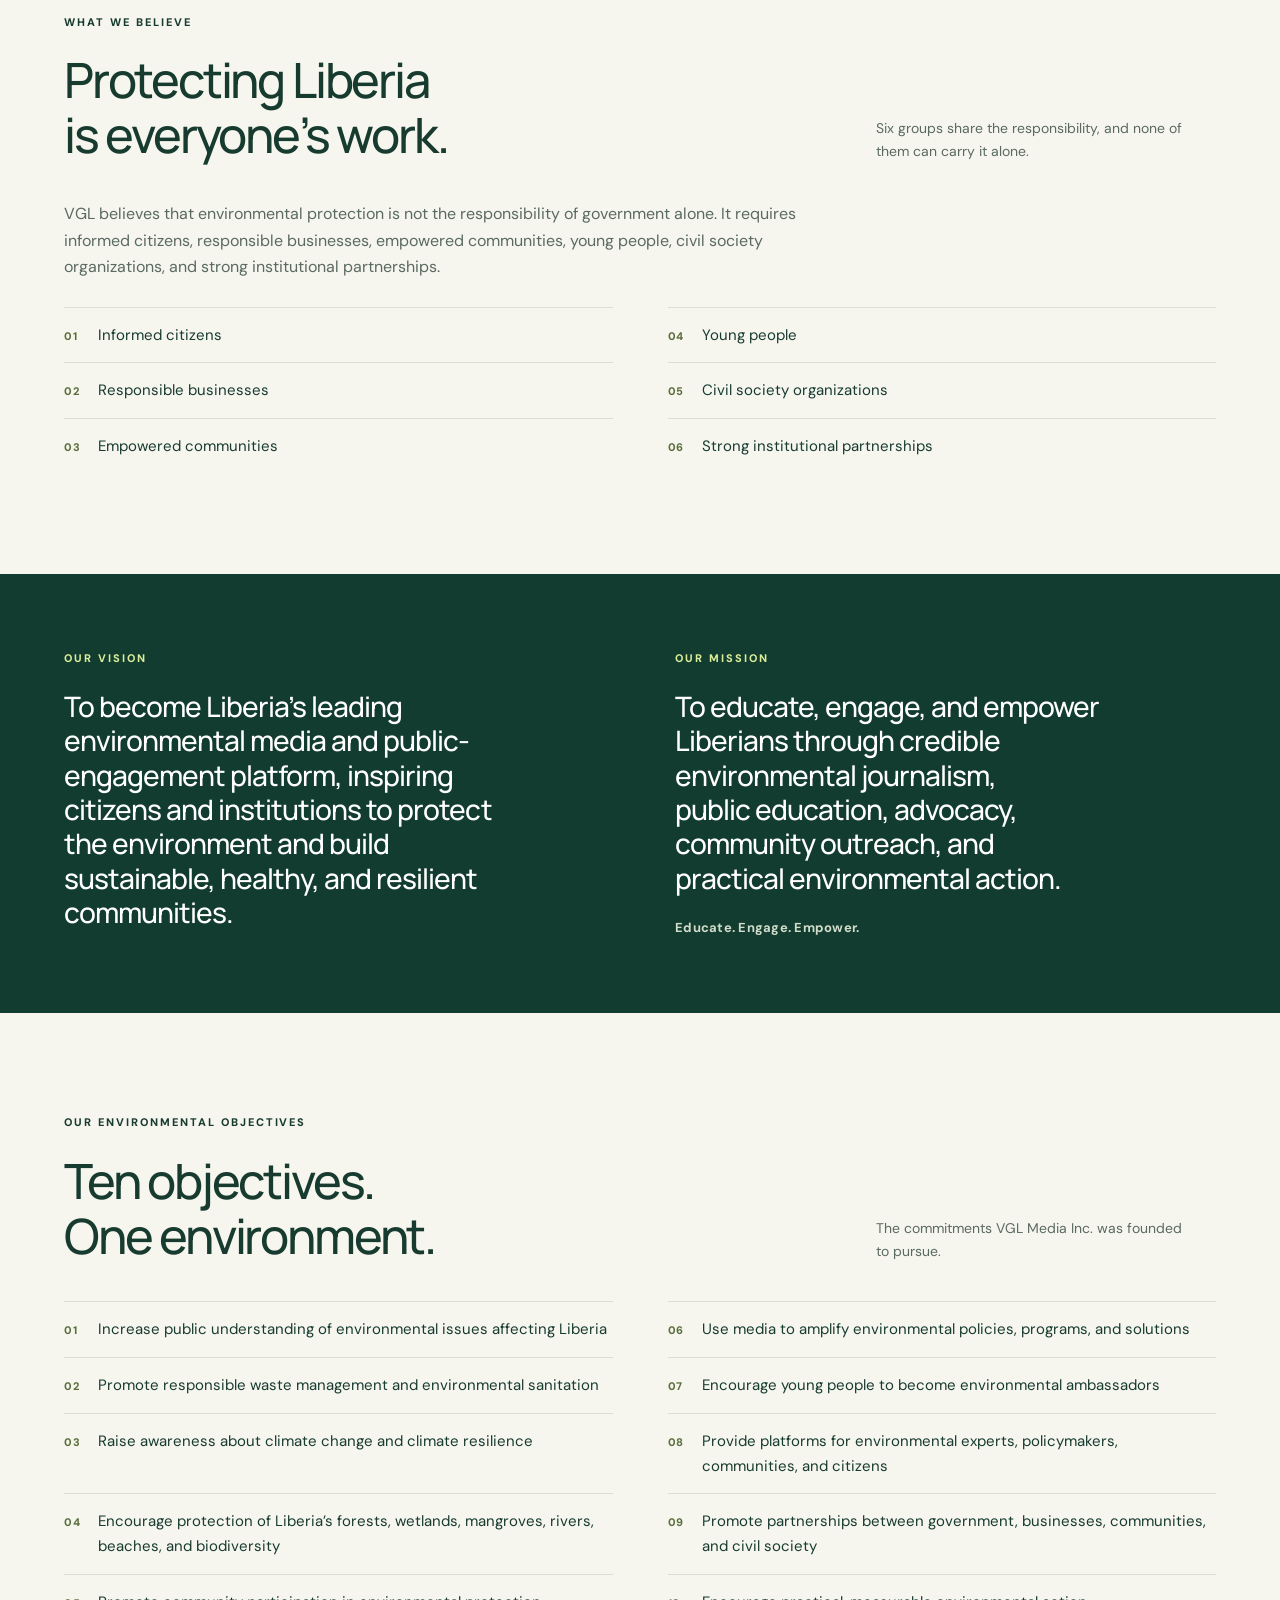
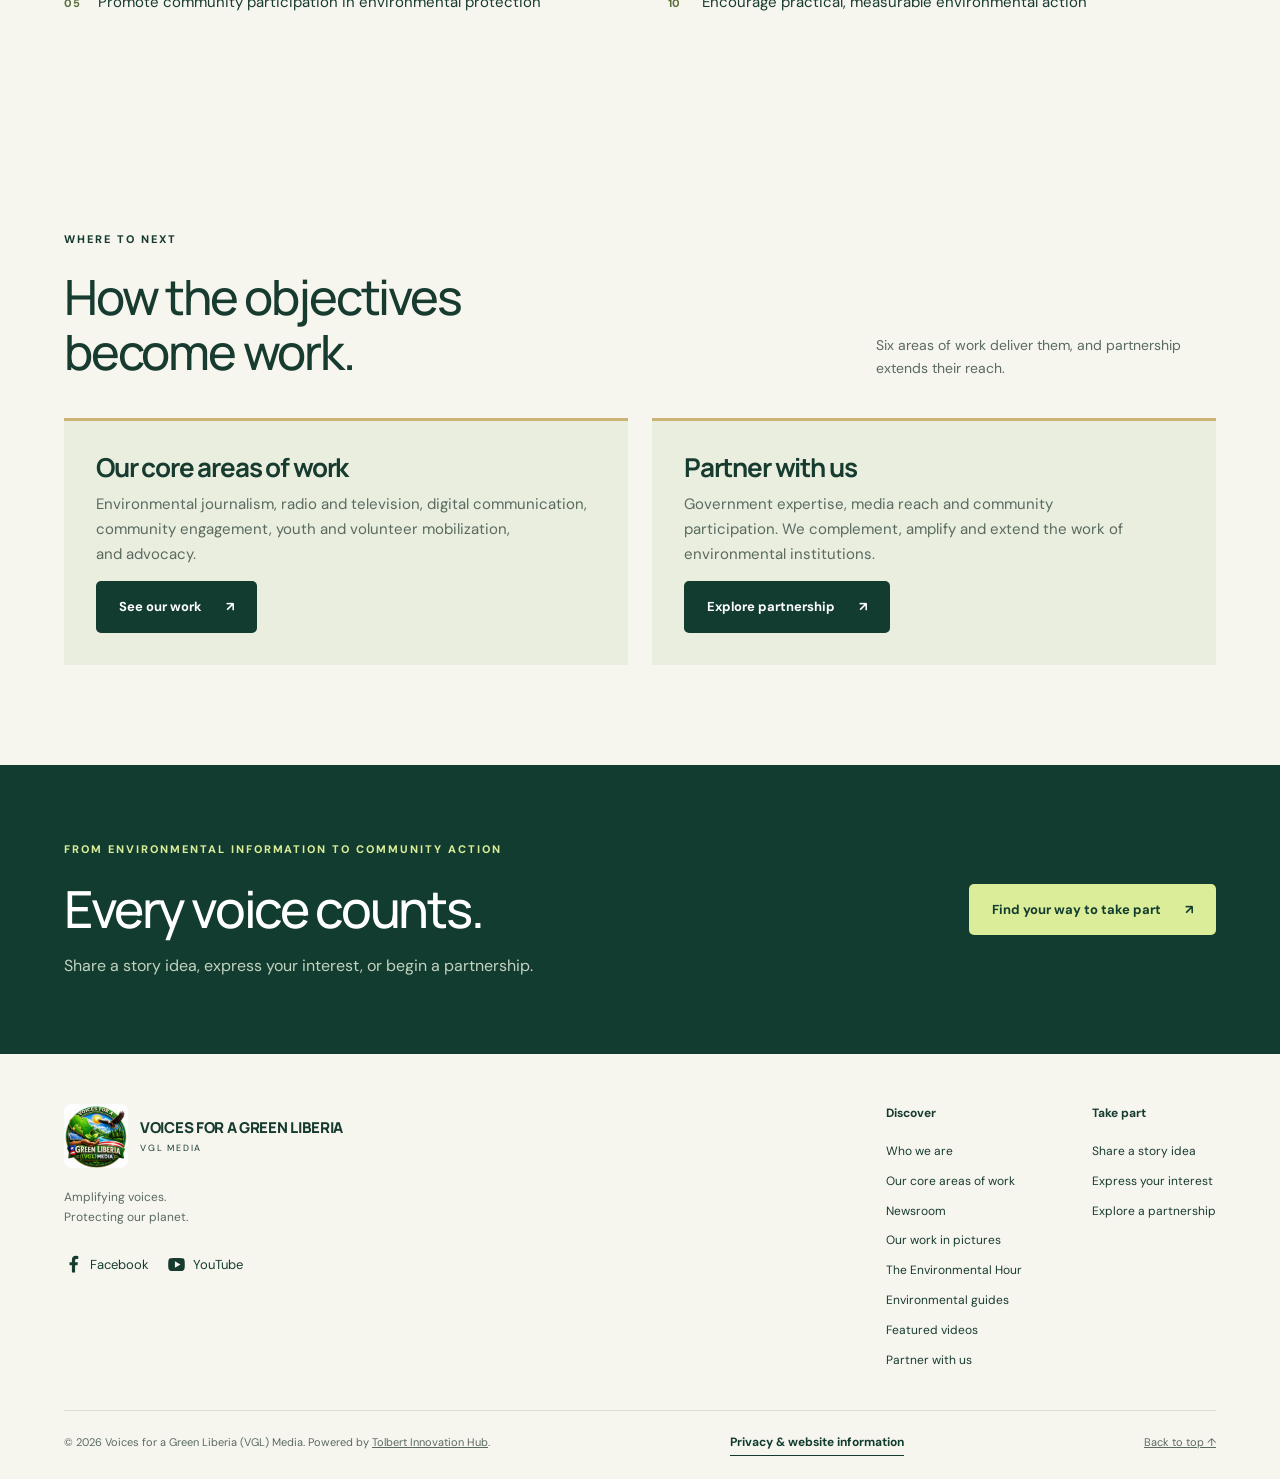
<file: about.html>
<!doctype html>
<html lang="en">
<head>
<meta charset="utf-8"><meta name="viewport" content="width=device-width,initial-scale=1">
<title>Who we are | Voices for a Green Liberia</title>
<meta name="description" content="Voices for a Green Liberia (VGL) Media Inc. is an environmental media and advocacy organization in Monrovia, Liberia. Our vision, mission and ten environmental objectives.">
<link rel="canonical" href="https://tolbertinnovation-debug.github.io/Green-Liberia/about.html">
<meta property="og:type" content="website">
<meta property="og:site_name" content="Voices for a Green Liberia (VGL) Media">
<meta property="og:title" content="Who we are — Voices for a Green Liberia">
<meta property="og:description" content="Inform people. Engage communities. Inspire action. An environmental media and advocacy organization founded in Monrovia on March 4, 2026.">
<meta property="og:url" content="https://tolbertinnovation-debug.github.io/Green-Liberia/about.html">
<meta property="og:image" content="https://tolbertinnovation-debug.github.io/Green-Liberia/vgl-community-cleanup-1300.jpg">
<meta property="og:image:alt" content="VGL volunteers at a community clean-up beneath a signboard reading “A greener Liberia starts with us!”">
<meta name="twitter:card" content="summary_large_image">
<meta name="theme-color" content="#123c2f"><link rel="icon" type="image/png" href="vgl-logo-96.png">
<script>var d=document.documentElement;d.classList.add('js');setTimeout(function(){if(!d.dataset.rev)d.classList.remove('js')},2500)</script>
<link rel="preconnect" href="https://fonts.googleapis.com">
<link rel="preconnect" href="https://fonts.gstatic.com" crossorigin>
<link rel="stylesheet" href="https://fonts.googleapis.com/css2?family=DM+Sans:wght@400;500;600;700&family=Manrope:wght@400;500;600;700;800&display=swap">
<link rel="stylesheet" href="styles.css">
</head>
<body>
<a class="skip" href="#main">Skip to content</a>
<div class="topbar"><div class="wrap"><span>AMPLIFYING VOICES. PROTECTING OUR PLANET.</span></div></div>
<header class="header"><div class="wrap navrow">
<a href="index.html" class="brand" aria-label="Voices for a Green Liberia home"><img class="brand-logo" src="vgl-logo-192.jpg" alt="" width="64" height="64"><span>VOICES FOR A<br>GREEN LIBERIA<small>VGL MEDIA</small></span></a>
<button class="menu" aria-expanded="false" aria-controls="navigation">Menu ☰</button>
<nav id="navigation" aria-label="Main navigation">
<a href="index.html">Home</a>
<a href="about.html" aria-current="page">Who we are</a>
<a href="work.html">Our work</a>
<a href="newsroom.html">Newsroom</a>
<a href="gallery.html">Gallery</a>
<a href="partners.html">Partner</a>
<a href="contact.html">Contact</a>
<a class="button" href="index.html#involved">Raise your voice <span aria-hidden="true">↗</span></a>
</nav>
</div></header>
<main id="main">

<section class="page-hero wrap has-art">
<div class="ph-copy">
<span class="eyebrow">Who we are · Since March 2026</span>
<h1>Inform people.<br>Engage communities.<br><em>Inspire action.</em></h1>
<p class="lead">Voices for a Green Liberia (VGL) Media Inc. is an environmental media and advocacy organization that uses journalism, broadcasting, digital communication, public education, and community engagement to promote environmental protection and sustainable development in Liberia.</p>
<div class="actions">
<a class="button" href="#objectives">Our objectives <span aria-hidden="true">↗</span></a>
<a class="button outline" href="PROFILE%20Voices%20for%20a%20Green%20Liberia.docx" download>Download our profile ↓</a>
</div>
</div>
<figure class="ph-art"><img src="vgl-team-1200.jpg" srcset="vgl-team-700.jpg 700w, vgl-team-1200.jpg 1200w" sizes="(max-width:1000px) 92vw, 40vw" width="1200" height="900" alt="About forty VGL volunteers in green, yellow and blue shirts gathered together for a photograph at a community clean-up." fetchpriority="high"></figure>
<div class="underhero">
<strong>Educating · Engaging · Empowering Communities for a Greener Liberia</strong>
<span>Monrovia, Liberia</span>
</div>
</section>

<section class="section wrap">
<div class="section-head">
<div><span class="eyebrow">At a glance</span>
<h2>The organization,<br>on the record.</h2></div>
<p>Registered as VGL Media Inc. and operating from Monrovia since March 2026.</p>
</div>
<div class="facts">
<div><b>Organization</b><span>Voices for a Green Liberia (VGL) Media Inc.</span></div>
<div><b>Established</b><span>March 4, 2026</span></div>
<div><b>Head office</b><address>Technology Building, 10th Street Sinkor,<br>Monrovia, Liberia</address></div>
<div><b>Founder &amp; Executive Director</b><span>Rufus Divine Carneh Jr.</span></div>
<div><b>Sector</b><span>Environmental media, public education, advocacy &amp; community engagement</span></div>
<div><b>Contact</b><span><a href="mailto:rufuscarneh@gmail.com">rufuscarneh@gmail.com</a><br><a href="tel:+231770378566">+231 770 378 566</a></span></div>
</div>
</section>

<section class="section wrap">
<div class="section-head">
<div><span class="eyebrow">What we believe</span>
<h2>Protecting Liberia<br>is everyone’s work.</h2></div>
<p>Six groups share the responsibility, and none of them can carry it alone.</p>
</div>
<p class="section-lead">VGL believes that environmental protection is not the responsibility of government alone. It requires informed citizens, responsible businesses, empowered communities, young people, civil society organizations, and strong institutional partnerships.</p>
<div class="stake-grid ledger-6">
<div><b>01</b><span>Informed citizens</span></div>
<div><b>02</b><span>Responsible businesses</span></div>
<div><b>03</b><span>Empowered communities</span></div>
<div><b>04</b><span>Young people</span></div>
<div><b>05</b><span>Civil society organizations</span></div>
<div><b>06</b><span>Strong institutional partnerships</span></div>
</div>
</section>

<section class="environmental-hour">
<div class="wrap purpose-pair">
<div>
<span class="eyebrow">Our vision</span>
<h2 class="statement">To become Liberia’s leading environmental media and public-engagement platform, inspiring citizens and institutions to protect the environment and build sustainable, healthy, and resilient communities.</h2>
</div>
<div>
<span class="eyebrow">Our mission</span>
<h2 class="statement">To educate, engage, and empower Liberians through credible environmental journalism, public education, advocacy, community outreach, and practical environmental action.</h2>
<p class="purpose-note">Educate. Engage. Empower.</p>
</div>
</div>
</section>

<section class="section wrap" id="objectives">
<div class="section-head">
<div><span class="eyebrow">Our environmental objectives</span>
<h2>Ten objectives.<br>One environment.</h2></div>
<p>The commitments VGL Media Inc. was founded to pursue.</p>
</div>
<div class="stake-grid ledger-10">
<div><b>01</b><span>Increase public understanding of environmental issues affecting Liberia</span></div>
<div><b>02</b><span>Promote responsible waste management and environmental sanitation</span></div>
<div><b>03</b><span>Raise awareness about climate change and climate resilience</span></div>
<div><b>04</b><span>Encourage protection of Liberia’s forests, wetlands, mangroves, rivers, beaches, and biodiversity</span></div>
<div><b>05</b><span>Promote community participation in environmental protection</span></div>
<div><b>06</b><span>Use media to amplify environmental policies, programs, and solutions</span></div>
<div><b>07</b><span>Encourage young people to become environmental ambassadors</span></div>
<div><b>08</b><span>Provide platforms for environmental experts, policymakers, communities, and citizens</span></div>
<div><b>09</b><span>Promote partnerships between government, businesses, communities, and civil society</span></div>
<div><b>10</b><span>Encourage practical, measurable environmental action</span></div>
</div>
</section>

<section class="section wrap">
<div class="section-head">
<div><span class="eyebrow">Where to next</span>
<h2>How the objectives<br>become work.</h2></div>
<p>Six areas of work deliver them, and partnership extends their reach.</p>
</div>
<div class="next-grid">
<article class="next-card">
<h3>Our core areas of work</h3>
<p>Environmental journalism, radio and television, digital communication, community engagement, youth and volunteer mobilization, and advocacy.</p>
<a class="button" href="index.html#work">See our work <span aria-hidden="true">↗</span></a>
</article>
<article class="next-card">
<h3>Partner with us</h3>
<p>Government expertise, media reach and community participation. We complement, amplify and extend the work of environmental institutions.</p>
<a class="button" href="partners.html">Explore partnership <span aria-hidden="true">↗</span></a>
</article>
</div>
</section>

<section class="cta"><div class="wrap">
<div><span class="eyebrow">From environmental information to community action</span>
<h2>Every voice counts.</h2>
<p>Share a story idea, express your interest, or begin a partnership.</p></div>
<a href="index.html#involved" class="button light">Find your way to take part <span aria-hidden="true">↗</span></a>
</div></section>

</main>
<footer class="footer wrap">
<div class="footer-top">
<div>
<a class="brand" href="index.html"><img class="brand-logo" src="vgl-logo-192.jpg" alt="" width="64" height="64" loading="lazy"><span>VOICES FOR A GREEN LIBERIA<small>VGL MEDIA</small></span></a>
<p>Amplifying voices.<br>Protecting our planet.</p>
<div class="social-foot">
<a href="https://web.facebook.com/VFAGL" target="_blank" rel="noopener noreferrer" aria-label="Facebook (opens in a new tab)"><svg viewBox="0 0 24 24" aria-hidden="true" fill="currentColor"><path d="M14 22v-9h3l.5-4H14V7c0-1.2.4-2 2-2h2V1.4A26 26 0 0 0 15 1c-3 0-5 1.8-5 5v3H7v4h3v9z"/></svg>Facebook</a>
<a href="https://www.youtube.com/channel/UCInD3jOJ1oDMzSt1KrhEE4Q" target="_blank" rel="noopener noreferrer" aria-label="YouTube (opens in a new tab)"><svg viewBox="0 0 24 24" aria-hidden="true" fill="currentColor"><path d="M22 6.2a3 3 0 0 0-2-2C18.2 3.7 12 3.7 12 3.7s-6.2 0-8 .5a3 3 0 0 0-2 2C1.5 8 1.5 12 1.5 12s0 4 .5 5.8a3 3 0 0 0 2 2c1.8.5 8 .5 8 .5s6.2 0 8-.5a3 3 0 0 0 2-2c.5-1.8.5-5.8.5-5.8s0-4-.5-5.8ZM10 16V8l7 4z"/></svg>YouTube</a>
</div>
</div>
<div class="footer-links">
<div><b>Discover</b>
<a href="about.html">Who we are</a>
<a href="work.html">Our core areas of work</a>
<a href="newsroom.html">Newsroom</a>
<a href="gallery.html">Our work in pictures</a>
<a href="environmental-hour.html">The Environmental Hour</a>
<a href="index.html#explore">Environmental guides</a>
<a href="index.html#videos">Featured videos</a>
<a href="partners.html">Partner with us</a></div>
<div><b>Take part</b>
<a href="index.html#involved">Share a story idea</a>
<a href="index.html#involved">Express your interest</a>
<a href="partners.html">Explore a partnership</a></div>
</div>
</div>
<div class="footer-bottom">
<span>© <span id="year">2026</span> Voices for a Green Liberia (VGL) Media. Powered by <a href="https://tolbertinnovationhub.org" target="_blank" rel="noopener noreferrer">Tolbert Innovation Hub</a>.</span>
<button class="text-link" id="privacy-button">Privacy &amp; website information</button>
<a href="#main">Back to top ↑</a>
</div>
</footer>
<dialog id="guide-dialog" aria-labelledby="guide-title">
<div class="dialog-top"><h2 id="guide-title"></h2><button class="close" aria-label="Close" data-close>×</button></div>
<div id="guide-body"></div>
</dialog>
<script src="site.js"></script>
</body></html>
</file>
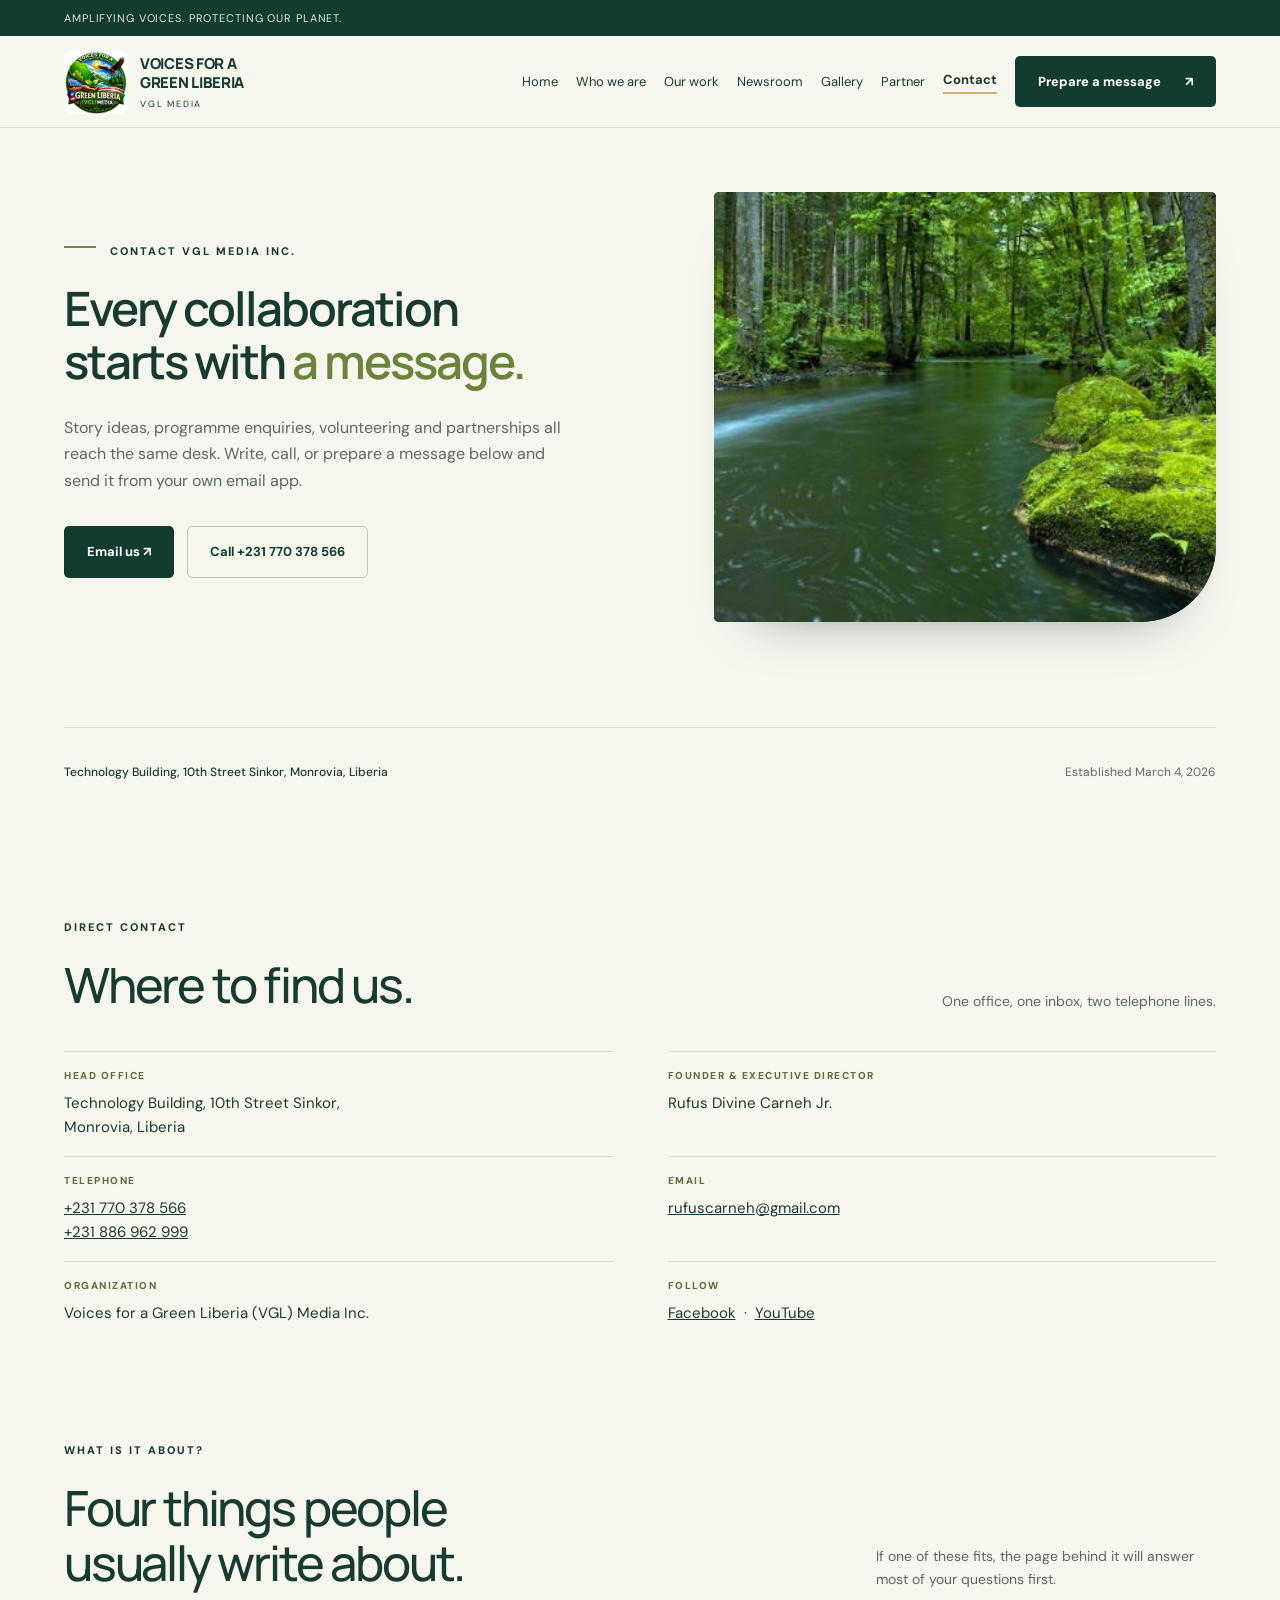
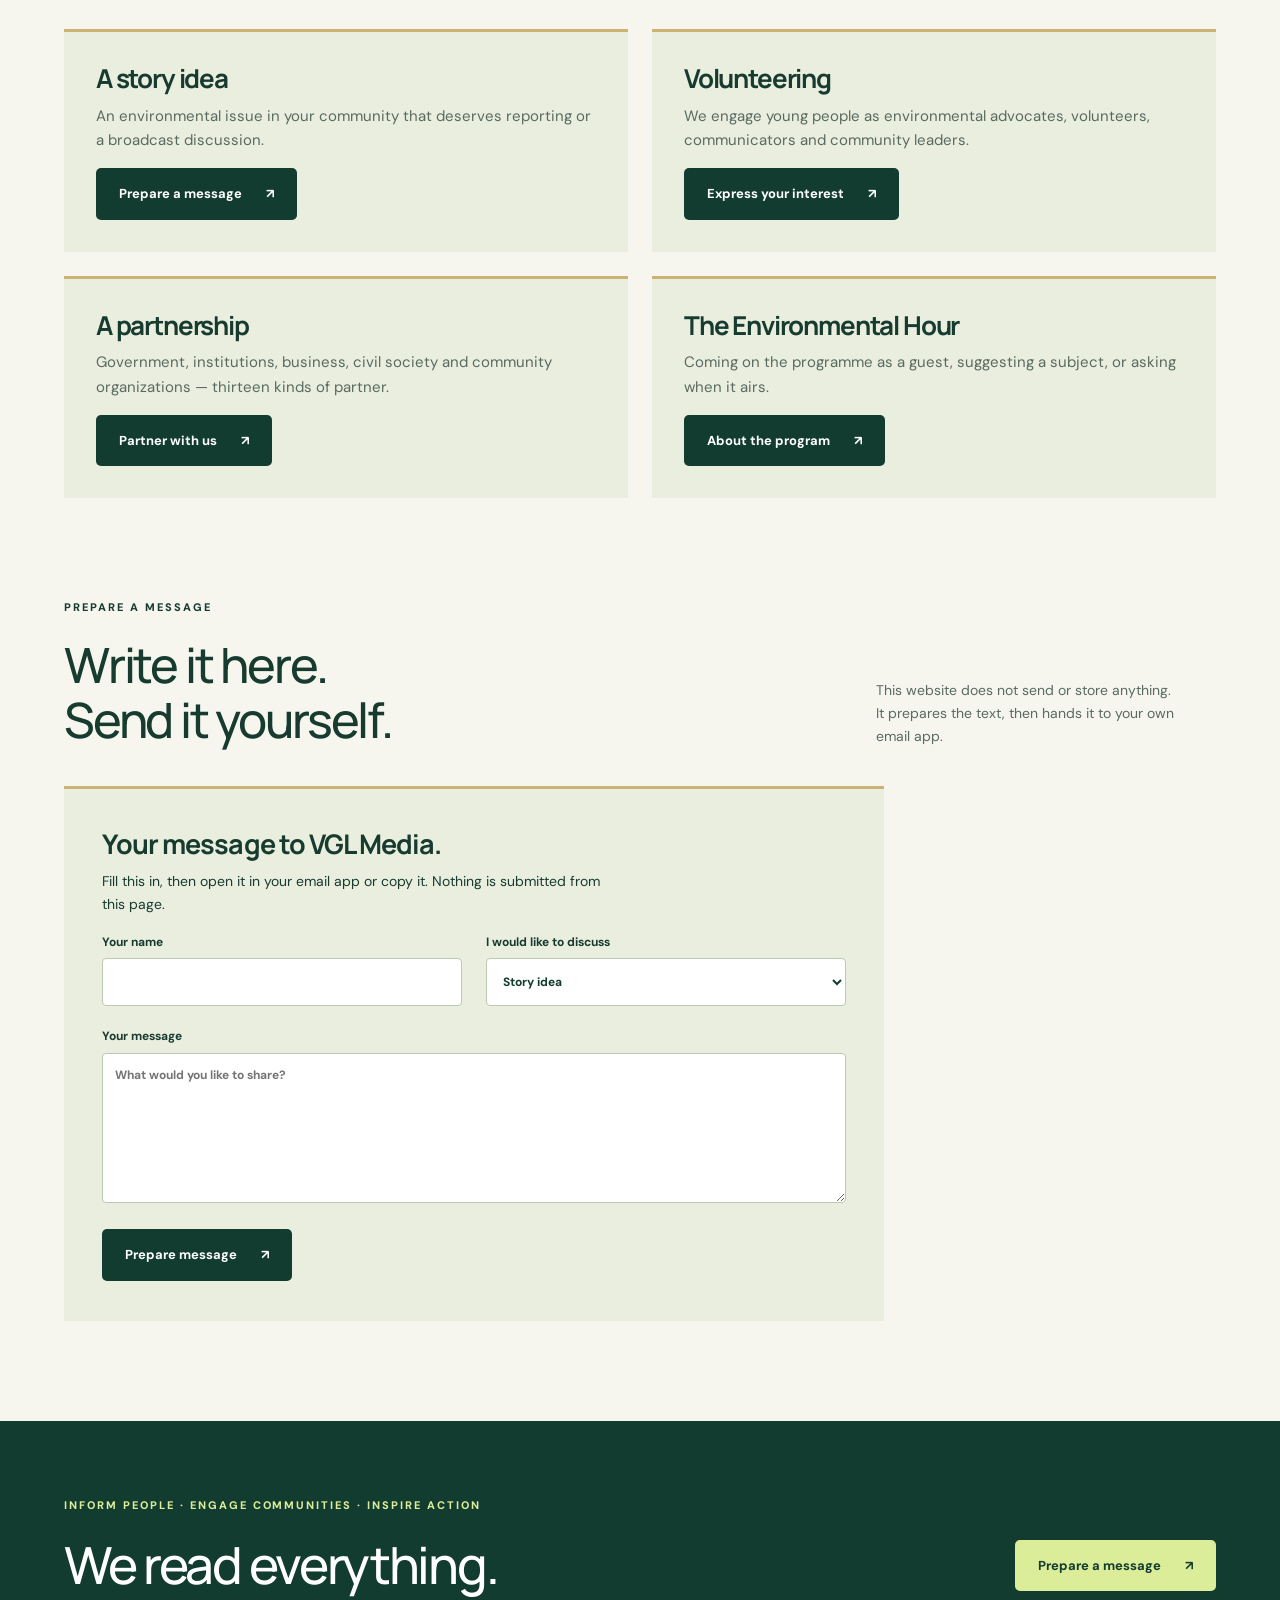
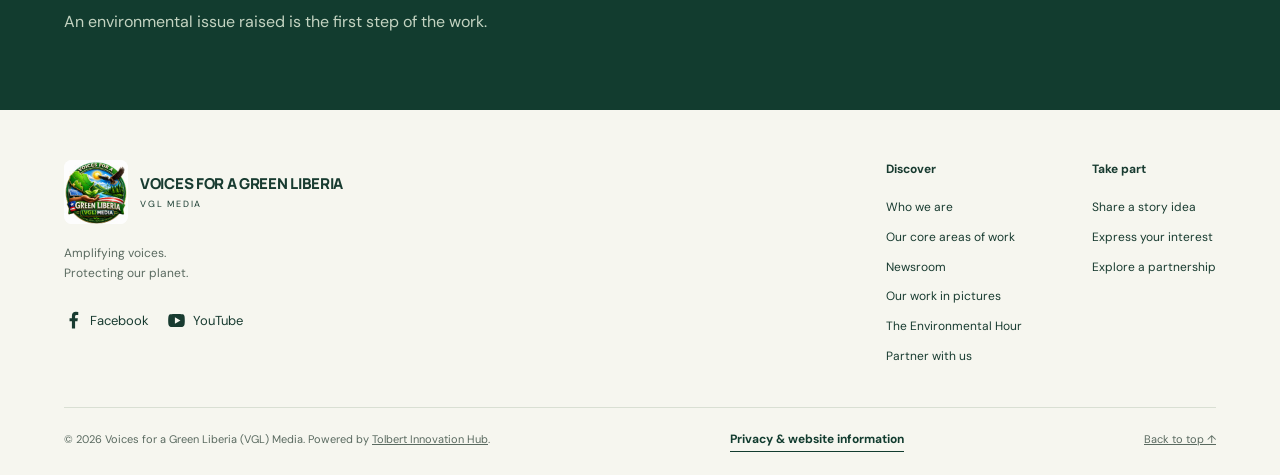
<file: contact.html>
<!doctype html>
<html lang="en">
<head>
<meta charset="utf-8"><meta name="viewport" content="width=device-width,initial-scale=1">
<title>Contact | Voices for a Green Liberia</title>
<meta name="description" content="Contact Voices for a Green Liberia (VGL) Media Inc. Head office at Technology Building, 10th Street Sinkor, Monrovia. Telephone +231 770 378 566 and +231 886 962 999. Email rufuscarneh@gmail.com.">
<link rel="canonical" href="https://tolbertinnovation-debug.github.io/Green-Liberia/contact.html">
<meta property="og:type" content="website">
<meta property="og:site_name" content="Voices for a Green Liberia (VGL) Media">
<meta property="og:title" content="Contact — VGL Media">
<meta property="og:description" content="Story ideas, volunteering, partnerships and programme enquiries. Reach VGL Media Inc. in Monrovia, Liberia.">
<meta property="og:url" content="https://tolbertinnovation-debug.github.io/Green-Liberia/contact.html">
<meta property="og:image" content="https://tolbertinnovation-debug.github.io/Green-Liberia/vgl-community-cleanup-1300.jpg">
<meta property="og:image:alt" content="VGL volunteers at a community clean-up beneath a signboard reading “A greener Liberia starts with us!”">
<meta name="twitter:card" content="summary_large_image">
<meta name="theme-color" content="#123c2f"><link rel="icon" type="image/png" href="vgl-logo-96.png">
<script>var d=document.documentElement;d.classList.add('js');setTimeout(function(){if(!d.dataset.rev)d.classList.remove('js')},2500)</script>
<link rel="preconnect" href="https://fonts.googleapis.com">
<link rel="preconnect" href="https://fonts.gstatic.com" crossorigin>
<link rel="stylesheet" href="https://fonts.googleapis.com/css2?family=DM+Sans:wght@400;500;600;700&family=Manrope:wght@400;500;600;700;800&display=swap">
<link rel="stylesheet" href="styles.css">
</head>
<body>
<a class="skip" href="#main">Skip to content</a>
<div class="topbar"><div class="wrap"><span>AMPLIFYING VOICES. PROTECTING OUR PLANET.</span></div></div>
<header class="header"><div class="wrap navrow">
<a href="index.html" class="brand" aria-label="Voices for a Green Liberia home"><img class="brand-logo" src="vgl-logo-192.jpg" alt="" width="64" height="64"><span>VOICES FOR A<br>GREEN LIBERIA<small>VGL MEDIA</small></span></a>
<button class="menu" aria-expanded="false" aria-controls="navigation">Menu ☰</button>
<nav id="navigation" aria-label="Main navigation">
<a href="index.html">Home</a>
<a href="about.html">Who we are</a>
<a href="work.html">Our work</a>
<a href="newsroom.html">Newsroom</a>
<a href="gallery.html">Gallery</a>
<a href="partners.html">Partner</a>
<a href="contact.html" aria-current="page">Contact</a>
<a class="button" href="#message-form">Prepare a message <span aria-hidden="true">↗</span></a>
</nav>
</div></header>
<main id="main">

<section class="page-hero wrap has-art">
<div class="ph-copy">
<span class="eyebrow">Contact VGL Media Inc.</span>
<h1>Every collaboration<br>starts with <em>a message.</em></h1>
<p class="lead">Story ideas, programme enquiries, volunteering and partnerships all reach the same desk. Write, call, or prepare a message below and send it from your own email app.</p>
<div class="actions">
<a class="button" href="mailto:rufuscarneh@gmail.com">Email us ↗</a>
<a class="button outline" href="tel:+231770378566">Call +231 770 378 566</a>
</div>
</div>
<figure class="ph-art"><img src="vgl-forest-740.jpg" srcset="vgl-forest-600.jpg 600w, vgl-forest-740.jpg 740w" sizes="(max-width:1000px) 92vw, 40vw" width="740" height="412" alt="A slow river running through dense green forest, with moss-covered rock and ferns along the bank." fetchpriority="high"></figure>
<div class="underhero">
<strong>Technology Building, 10th Street Sinkor, Monrovia, Liberia</strong>
<span>Established March 4, 2026</span>
</div>
</section>

<section class="section wrap">
<div class="section-head">
<div><span class="eyebrow">Direct contact</span>
<h2>Where to find us.</h2></div>
<p>One office, one inbox, two telephone lines.</p>
</div>
<div class="facts">
<div><b>Head office</b><address>Technology Building, 10th Street Sinkor,<br>Monrovia, Liberia</address></div>
<div><b>Founder &amp; Executive Director</b><span>Rufus Divine Carneh Jr.</span></div>
<div><b>Telephone</b><span><a href="tel:+231770378566">+231 770 378 566</a><br><a href="tel:+231886962999">+231 886 962 999</a></span></div>
<div><b>Email</b><span><a href="mailto:rufuscarneh@gmail.com">rufuscarneh@gmail.com</a></span></div>
<div><b>Organization</b><span>Voices for a Green Liberia (VGL) Media Inc.</span></div>
<div><b>Follow</b><span><a href="https://web.facebook.com/VFAGL" target="_blank" rel="noopener noreferrer">Facebook</a> &nbsp;·&nbsp; <a href="https://www.youtube.com/channel/UCInD3jOJ1oDMzSt1KrhEE4Q" target="_blank" rel="noopener noreferrer">YouTube</a></span></div>
</div>
</section>

<section class="section wrap flush">
<div class="section-head">
<div><span class="eyebrow">What is it about?</span>
<h2>Four things people<br>usually write about.</h2></div>
<p>If one of these fits, the page behind it will answer most of your questions first.</p>
</div>
<div class="next-grid">
<article class="next-card">
<h3>A story idea</h3>
<p>An environmental issue in your community that deserves reporting or a broadcast discussion.</p>
<a class="button" href="#message-form">Prepare a message <span aria-hidden="true">↗</span></a>
</article>
<article class="next-card">
<h3>Volunteering</h3>
<p>We engage young people as environmental advocates, volunteers, communicators and community leaders.</p>
<a class="button" href="#message-form">Express your interest <span aria-hidden="true">↗</span></a>
</article>
<article class="next-card">
<h3>A partnership</h3>
<p>Government, institutions, business, civil society and community organizations — thirteen kinds of partner.</p>
<a class="button" href="partners.html">Partner with us <span aria-hidden="true">↗</span></a>
</article>
<article class="next-card">
<h3>The Environmental Hour</h3>
<p>Coming on the programme as a guest, suggesting a subject, or asking when it airs.</p>
<a class="button" href="environmental-hour.html">About the program <span aria-hidden="true">↗</span></a>
</article>
</div>
</section>

<section class="section wrap flush" id="message-form">
<div class="section-head">
<div><span class="eyebrow">Prepare a message</span>
<h2>Write it here.<br>Send it yourself.</h2></div>
<p>This website does not send or store anything. It prepares the text, then hands it to your own email app.</p>
</div>
<div class="form-panel">
<h3>Your message to VGL Media.</h3>
<p>Fill this in, then open it in your email app or copy it. Nothing is submitted from this page.</p>
<form id="interest-form">
<label for="name">Your name<input id="name" name="name" autocomplete="name" maxlength="100" required></label>
<label for="interest">I would like to discuss<select id="interest" name="interest">
<option>Story idea</option>
<option>Expression of interest</option>
<option>Partnership</option>
<option>The Environmental Hour</option>
<option>Something else</option>
</select></label>
<label for="message">Your message<textarea id="message" name="message" maxlength="3000" required placeholder="What would you like to share?"></textarea></label>
<button class="button" type="submit">Prepare message <span aria-hidden="true">↗</span></button>
</form>
<div id="draft-result" hidden>
<p class="status" role="status">Your draft is ready. It has not been sent. Open it in your email app to review and send, or copy it to share.</p>
<div id="draft-output" tabindex="0"></div>
<div class="actions">
<a class="button" id="email-draft" href="mailto:rufuscarneh@gmail.com">Open in email app ↗</a>
<button class="button outline" id="copy-draft" type="button">Copy message</button>
</div>
<p id="copy-status" class="status" role="status"></p>
</div>
</div>
</section>

<section class="cta"><div class="wrap">
<div><span class="eyebrow">Inform people · Engage communities · Inspire action</span>
<h2>We read everything.</h2>
<p>An environmental issue raised is the first step of the work.</p></div>
<a href="#message-form" class="button light">Prepare a message <span aria-hidden="true">↗</span></a>
</div></section>

</main>
<footer class="footer wrap">
<div class="footer-top">
<div>
<a class="brand" href="index.html"><img class="brand-logo" src="vgl-logo-192.jpg" alt="" width="64" height="64" loading="lazy"><span>VOICES FOR A GREEN LIBERIA<small>VGL MEDIA</small></span></a>
<p>Amplifying voices.<br>Protecting our planet.</p>
<div class="social-foot">
<a href="https://web.facebook.com/VFAGL" target="_blank" rel="noopener noreferrer" aria-label="Facebook (opens in a new tab)"><svg viewBox="0 0 24 24" aria-hidden="true" fill="currentColor"><path d="M14 22v-9h3l.5-4H14V7c0-1.2.4-2 2-2h2V1.4A26 26 0 0 0 15 1c-3 0-5 1.8-5 5v3H7v4h3v9z"/></svg>Facebook</a>
<a href="https://www.youtube.com/channel/UCInD3jOJ1oDMzSt1KrhEE4Q" target="_blank" rel="noopener noreferrer" aria-label="YouTube (opens in a new tab)"><svg viewBox="0 0 24 24" aria-hidden="true" fill="currentColor"><path d="M22 6.2a3 3 0 0 0-2-2C18.2 3.7 12 3.7 12 3.7s-6.2 0-8 .5a3 3 0 0 0-2 2C1.5 8 1.5 12 1.5 12s0 4 .5 5.8a3 3 0 0 0 2 2c1.8.5 8 .5 8 .5s6.2 0 8-.5a3 3 0 0 0 2-2c.5-1.8.5-5.8.5-5.8s0-4-.5-5.8ZM10 16V8l7 4z"/></svg>YouTube</a>
</div>
</div>
<div class="footer-links">
<div><b>Discover</b>
<a href="about.html">Who we are</a>
<a href="work.html">Our core areas of work</a>
<a href="newsroom.html">Newsroom</a>
<a href="gallery.html">Our work in pictures</a>
<a href="environmental-hour.html">The Environmental Hour</a>
<a href="partners.html">Partner with us</a></div>
<div><b>Take part</b>
<a href="contact.html#message-form">Share a story idea</a>
<a href="contact.html#message-form">Express your interest</a>
<a href="partners.html">Explore a partnership</a></div>
</div>
</div>
<div class="footer-bottom">
<span>© <span id="year">2026</span> Voices for a Green Liberia (VGL) Media. Powered by <a href="https://tolbertinnovationhub.org" target="_blank" rel="noopener noreferrer">Tolbert Innovation Hub</a>.</span>
<button class="text-link" id="privacy-button">Privacy &amp; website information</button>
<a href="#main">Back to top ↑</a>
</div>
</footer>
<dialog id="guide-dialog" aria-labelledby="guide-title">
<div class="dialog-top"><h2 id="guide-title"></h2><button class="close" aria-label="Close" data-close>×</button></div>
<div id="guide-body"></div>
</dialog>
<script>
const EMAIL='rufuscarneh@gmail.com';
const form=document.querySelector('#interest-form'),
      out=document.querySelector('#draft-output'),
      result=document.querySelector('#draft-result'),
      mail=document.querySelector('#email-draft'),
      copyStatus=document.querySelector('#copy-status');
form.addEventListener('submit',e=>{
  e.preventDefault();
  const name=document.querySelector('#name').value.trim(),
        msg=document.querySelector('#message').value.trim(),
        topic=document.querySelector('#interest').value;
  if(!name||!msg)return;
  out.textContent='To: Voices for a Green Liberia (VGL) Media\nSubject: '+topic+
    '\n\nHello VGL Media,\n\n'+msg+'\n\nBest regards,\n'+name;
  mail.href='mailto:'+EMAIL+'?subject='+encodeURIComponent(topic+' — VGL Media')+
    '&body='+encodeURIComponent(out.textContent);
  result.hidden=false; copyStatus.textContent=''; out.focus();
});
document.querySelector('#copy-draft').addEventListener('click',async()=>{
  try{await navigator.clipboard.writeText(out.textContent);
    copyStatus.textContent='Message copied. It has not been sent.';}
  catch{copyStatus.textContent='Automatic copying is unavailable. Select the draft text above and copy it manually.';}
});
</script>
<script src="site.js"></script>
</body></html>
</file>
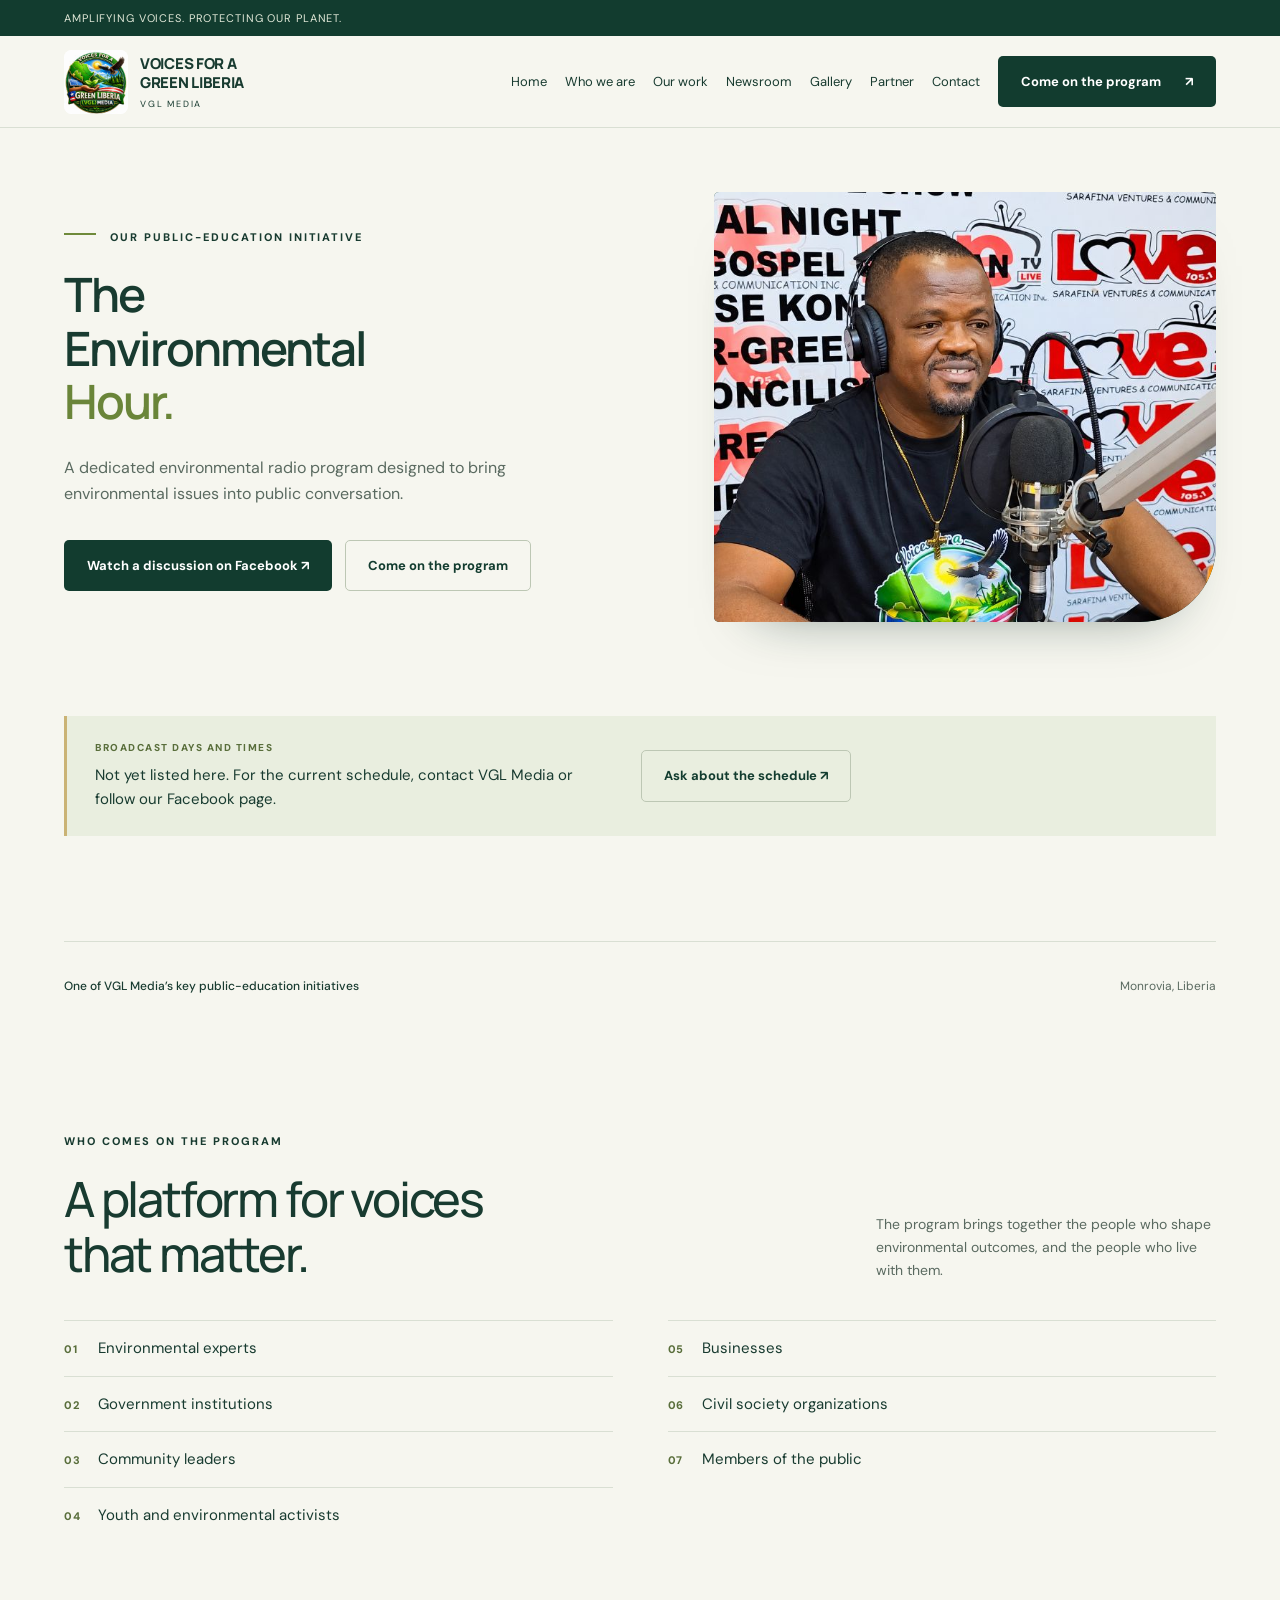
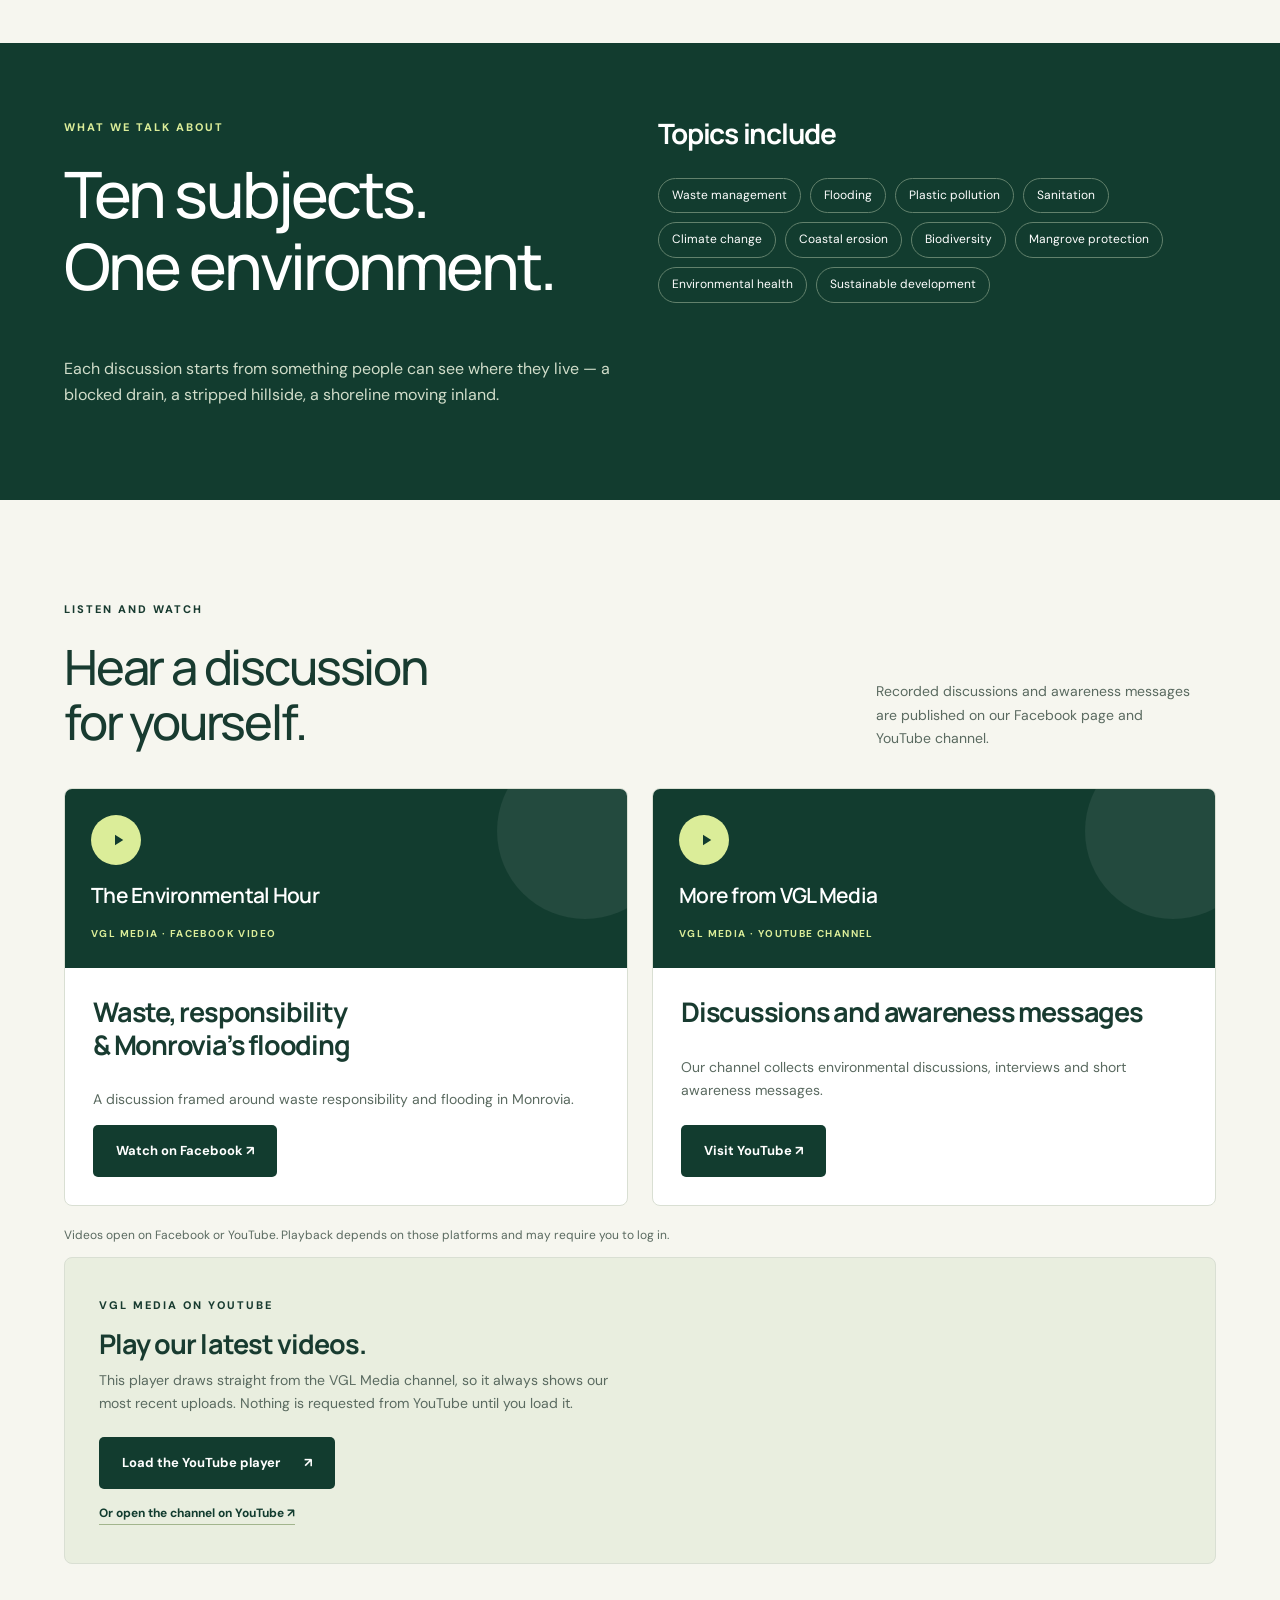
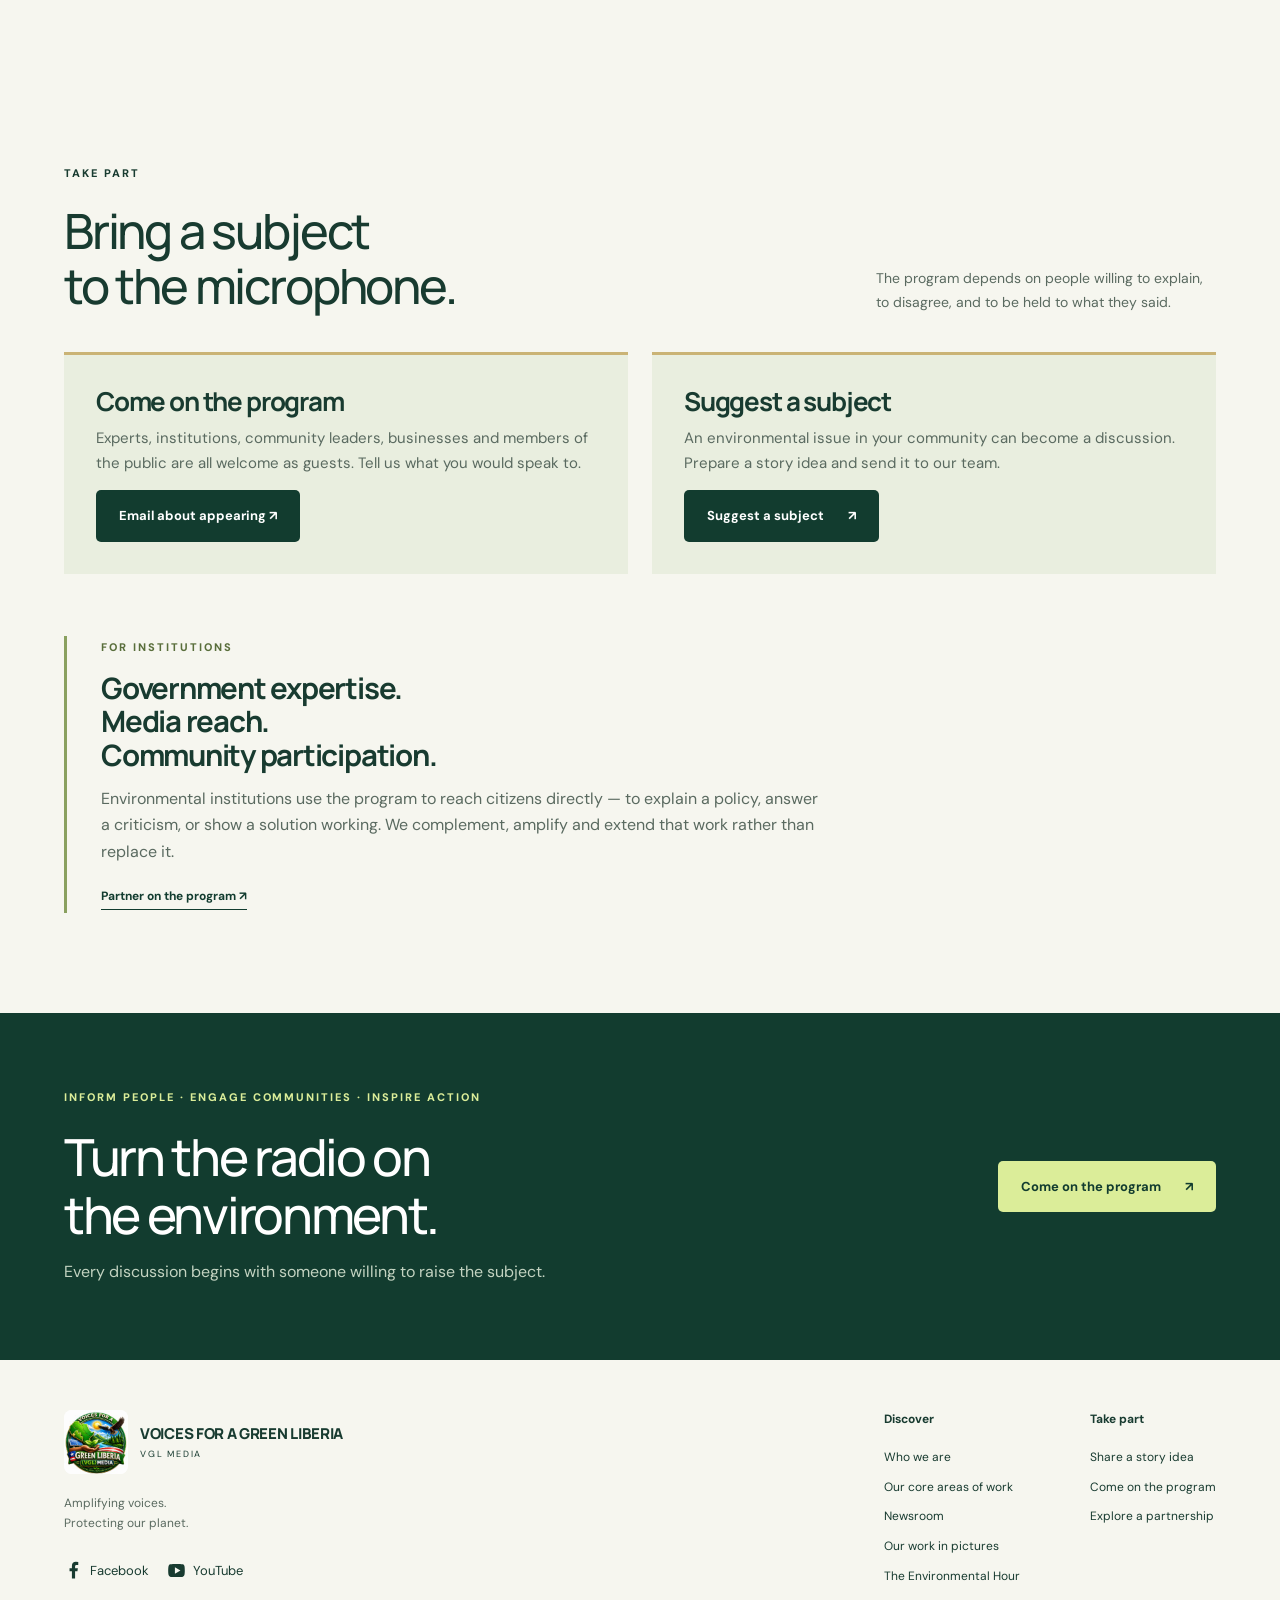
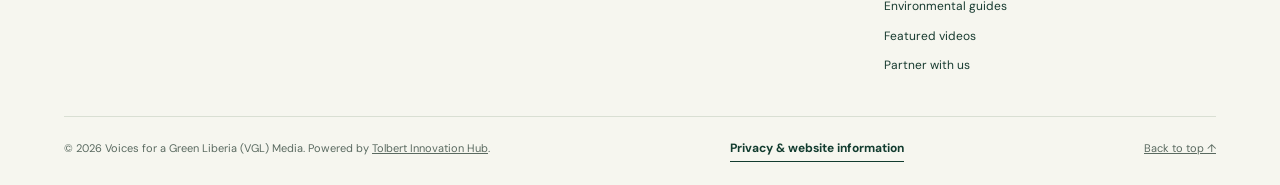
<file: environmental-hour.html>
<!doctype html>
<html lang="en">
<head>
<meta charset="utf-8"><meta name="viewport" content="width=device-width,initial-scale=1">
<title>The Environmental Hour | Voices for a Green Liberia</title>
<meta name="description" content="The Environmental Hour is VGL Media's environmental radio program, bringing environmental issues into public conversation with experts, institutions, community leaders, youth and the public.">
<link rel="canonical" href="https://tolbertinnovation-debug.github.io/Green-Liberia/environmental-hour.html">
<meta property="og:type" content="website">
<meta property="og:site_name" content="Voices for a Green Liberia (VGL) Media">
<meta property="og:title" content="The Environmental Hour — VGL Media">
<meta property="og:description" content="A dedicated environmental radio program designed to bring environmental issues into public conversation.">
<meta property="og:url" content="https://tolbertinnovation-debug.github.io/Green-Liberia/environmental-hour.html">
<meta property="og:image" content="https://tolbertinnovation-debug.github.io/Green-Liberia/vgl-community-cleanup-1300.jpg">
<meta property="og:image:alt" content="VGL volunteers at a community clean-up beneath a signboard reading “A greener Liberia starts with us!”">
<meta name="twitter:card" content="summary_large_image">
<meta name="theme-color" content="#123c2f"><link rel="icon" type="image/png" href="vgl-logo-96.png">
<script>var d=document.documentElement;d.classList.add('js');setTimeout(function(){if(!d.dataset.rev)d.classList.remove('js')},2500)</script>
<link rel="preconnect" href="https://fonts.googleapis.com">
<link rel="preconnect" href="https://fonts.gstatic.com" crossorigin>
<link rel="stylesheet" href="https://fonts.googleapis.com/css2?family=DM+Sans:wght@400;500;600;700&family=Manrope:wght@400;500;600;700;800&display=swap">
<link rel="stylesheet" href="styles.css">
</head>
<body>
<a class="skip" href="#main">Skip to content</a>
<div class="topbar"><div class="wrap"><span>AMPLIFYING VOICES. PROTECTING OUR PLANET.</span></div></div>
<header class="header"><div class="wrap navrow">
<a href="index.html" class="brand" aria-label="Voices for a Green Liberia home"><img class="brand-logo" src="vgl-logo-192.jpg" alt="" width="64" height="64"><span>VOICES FOR A<br>GREEN LIBERIA<small>VGL MEDIA</small></span></a>
<button class="menu" aria-expanded="false" aria-controls="navigation">Menu ☰</button>
<nav id="navigation" aria-label="Main navigation">
<a href="index.html">Home</a>
<a href="about.html">Who we are</a>
<a href="work.html">Our work</a>
<a href="newsroom.html">Newsroom</a>
<a href="gallery.html">Gallery</a>
<a href="partners.html">Partner</a>
<a href="contact.html">Contact</a>
<a class="button" href="#appear">Come on the program <span aria-hidden="true">↗</span></a>
</nav>
</div></header>
<main id="main">

<section class="page-hero wrap has-art">
<div class="ph-copy">
<span class="eyebrow">Our public-education initiative</span>
<h1>The<br>Environmental<br><em>Hour.</em></h1>
<p class="lead">A dedicated environmental radio program designed to bring environmental issues into public conversation.</p>
<div class="actions">
<a class="button" href="https://www.facebook.com/VFAGL/videos/the-environmental-hour/1376074667988158/" target="_blank" rel="noopener noreferrer">Watch a discussion on Facebook ↗</a>
<a class="button outline" href="#appear">Come on the program</a>
</div>
</div>
<figure class="ph-art"><img src="vgl-studio-1300.jpg" srcset="vgl-studio-800.jpg 800w, vgl-studio-1300.jpg 1300w" sizes="(max-width:1000px) 92vw, 40vw" width="1300" height="975" alt="A Voices for a Green Liberia presenter in a radio studio, wearing headphones at a microphone and a VGL Media t-shirt, with LOVE 105.1 FM and LOVE TV branding on the backdrop behind him." fetchpriority="high"></figure>
<div class="schedule">
<div>
<b>Broadcast days and times</b>
<p>Not yet listed here. For the current schedule, contact VGL Media or follow our Facebook page.</p>
</div>
<a class="button outline" href="contact.html#message-form">Ask about the schedule ↗</a>
</div>
<div class="underhero">
<strong>One of VGL Media’s key public-education initiatives</strong>
<span>Monrovia, Liberia</span>
</div>
</section>

<section class="section wrap">
<div class="section-head">
<div><span class="eyebrow">Who comes on the program</span>
<h2>A platform for voices<br>that matter.</h2></div>
<p>The program brings together the people who shape environmental outcomes, and the people who live with them.</p>
</div>
<div class="stake-grid ledger-7">
<div><b>01</b><span>Environmental experts</span></div>
<div><b>02</b><span>Government institutions</span></div>
<div><b>03</b><span>Community leaders</span></div>
<div><b>04</b><span>Youth and environmental activists</span></div>
<div><b>05</b><span>Businesses</span></div>
<div><b>06</b><span>Civil society organizations</span></div>
<div><b>07</b><span>Members of the public</span></div>
</div>
</section>

<section class="environmental-hour">
<div class="wrap hour-grid">
<div>
<span class="eyebrow">What we talk about</span>
<h2>Ten subjects.<br>One environment.</h2>
<p>Each discussion starts from something people can see where they live — a blocked drain, a stripped hillside, a shoreline moving inland.</p>
</div>
<div>
<h3>Topics include</h3>
<div class="topic-tags">
<span>Waste management</span><span>Flooding</span><span>Plastic pollution</span>
<span>Sanitation</span><span>Climate change</span><span>Coastal erosion</span>
<span>Biodiversity</span><span>Mangrove protection</span><span>Environmental health</span>
<span>Sustainable development</span>
</div>
</div>
</div>
</section>

<section class="section wrap">
<div class="section-head">
<div><span class="eyebrow">Listen and watch</span>
<h2>Hear a discussion<br>for yourself.</h2></div>
<p>Recorded discussions and awareness messages are published on our Facebook page and YouTube channel.</p>
</div>
<div class="video-grid two">
<article class="video-card">
<div class="video-poster"><span class="play" aria-hidden="true"><svg viewBox="0 0 24 24" fill="currentColor"><path d="M8 5v14l11-7z"/></svg></span><span class="poster-topic">The Environmental Hour</span><span class="poster-plat">VGL Media · Facebook Video</span></div>
<div class="video-body">
<h3>Waste, responsibility &amp; Monrovia’s flooding</h3>
<p>A discussion framed around waste responsibility and flooding in Monrovia.</p>
<a class="button" href="https://www.facebook.com/VFAGL/videos/the-environmental-hour/1376074667988158/" target="_blank" rel="noopener noreferrer" aria-label="Watch Waste, responsibility and Monrovia’s flooding on Facebook (opens in a new tab)">Watch on Facebook ↗</a>
</div>
</article>
<article class="video-card">
<div class="video-poster"><span class="play" aria-hidden="true"><svg viewBox="0 0 24 24" fill="currentColor"><path d="M8 5v14l11-7z"/></svg></span><span class="poster-topic">More from VGL Media</span><span class="poster-plat">VGL Media · YouTube Channel</span></div>
<div class="video-body">
<h3>Discussions and awareness messages</h3>
<p>Our channel collects environmental discussions, interviews and short awareness messages.</p>
<a class="button" href="https://www.youtube.com/channel/UCInD3jOJ1oDMzSt1KrhEE4Q" target="_blank" rel="noopener noreferrer" aria-label="Visit the VGL Media YouTube channel (opens in a new tab)">Visit YouTube ↗</a>
</div>
</article>
</div>
<p class="video-note">Videos open on Facebook or YouTube. Playback depends on those platforms and may require you to log in.</p>
<div class="embed" data-embed="https://www.youtube-nocookie.com/embed/videoseries?list=UUInD3jOJ1oDMzSt1KrhEE4Q&rel=0" data-embed-ratio="16/9" data-embed-title="VGL Media videos on YouTube">
<div class="embed-facade">
<span class="eyebrow">VGL Media on YouTube</span>
<h3>Play our latest videos.</h3>
<p>This player draws straight from the VGL Media channel, so it always shows our most recent uploads. Nothing is requested from YouTube until you load it.</p>
<button class="button" type="button">Load the YouTube player <span aria-hidden="true">↗</span></button>
<a class="embed-direct" href="https://www.youtube.com/channel/UCInD3jOJ1oDMzSt1KrhEE4Q" target="_blank" rel="noopener noreferrer">Or open the channel on YouTube ↗</a>
</div>
</div>
</section>

<section class="section wrap" id="appear">
<div class="section-head">
<div><span class="eyebrow">Take part</span>
<h2>Bring a subject<br>to the microphone.</h2></div>
<p>The program depends on people willing to explain, to disagree, and to be held to what they said.</p>
</div>
<div class="next-grid">
<article class="next-card">
<h3>Come on the program</h3>
<p>Experts, institutions, community leaders, businesses and members of the public are all welcome as guests. Tell us what you would speak to.</p>
<a class="button" href="mailto:rufuscarneh@gmail.com?subject=The%20Environmental%20Hour%20%E2%80%94%20guest%20enquiry">Email about appearing ↗</a>
</article>
<article class="next-card">
<h3>Suggest a subject</h3>
<p>An environmental issue in your community can become a discussion. Prepare a story idea and send it to our team.</p>
<a class="button" href="index.html#involved">Suggest a subject <span aria-hidden="true">↗</span></a>
</article>
</div>
<div class="partnership">
<span class="eyebrow">For institutions</span>
<h3>Government expertise. Media reach. Community participation.</h3>
<p>Environmental institutions use the program to reach citizens directly — to explain a policy, answer a criticism, or show a solution working. We complement, amplify and extend that work rather than replace it.</p>
<a class="text-link" href="partners.html">Partner on the program ↗</a>
</div>
</section>

<section class="cta"><div class="wrap">
<div><span class="eyebrow">Inform people · Engage communities · Inspire action</span>
<h2>Turn the radio on<br>the environment.</h2>
<p>Every discussion begins with someone willing to raise the subject.</p></div>
<a href="#appear" class="button light">Come on the program <span aria-hidden="true">↗</span></a>
</div></section>

</main>
<footer class="footer wrap">
<div class="footer-top">
<div>
<a class="brand" href="index.html"><img class="brand-logo" src="vgl-logo-192.jpg" alt="" width="64" height="64" loading="lazy"><span>VOICES FOR A GREEN LIBERIA<small>VGL MEDIA</small></span></a>
<p>Amplifying voices.<br>Protecting our planet.</p>
<div class="social-foot">
<a href="https://web.facebook.com/VFAGL" target="_blank" rel="noopener noreferrer" aria-label="Facebook (opens in a new tab)"><svg viewBox="0 0 24 24" aria-hidden="true" fill="currentColor"><path d="M14 22v-9h3l.5-4H14V7c0-1.2.4-2 2-2h2V1.4A26 26 0 0 0 15 1c-3 0-5 1.8-5 5v3H7v4h3v9z"/></svg>Facebook</a>
<a href="https://www.youtube.com/channel/UCInD3jOJ1oDMzSt1KrhEE4Q" target="_blank" rel="noopener noreferrer" aria-label="YouTube (opens in a new tab)"><svg viewBox="0 0 24 24" aria-hidden="true" fill="currentColor"><path d="M22 6.2a3 3 0 0 0-2-2C18.2 3.7 12 3.7 12 3.7s-6.2 0-8 .5a3 3 0 0 0-2 2C1.5 8 1.5 12 1.5 12s0 4 .5 5.8a3 3 0 0 0 2 2c1.8.5 8 .5 8 .5s6.2 0 8-.5a3 3 0 0 0 2-2c.5-1.8.5-5.8.5-5.8s0-4-.5-5.8ZM10 16V8l7 4z"/></svg>YouTube</a>
</div>
</div>
<div class="footer-links">
<div><b>Discover</b>
<a href="about.html">Who we are</a>
<a href="work.html">Our core areas of work</a>
<a href="newsroom.html">Newsroom</a>
<a href="gallery.html">Our work in pictures</a>
<a href="environmental-hour.html">The Environmental Hour</a>
<a href="index.html#explore">Environmental guides</a>
<a href="index.html#videos">Featured videos</a>
<a href="partners.html">Partner with us</a></div>
<div><b>Take part</b>
<a href="index.html#involved">Share a story idea</a>
<a href="#appear">Come on the program</a>
<a href="partners.html">Explore a partnership</a></div>
</div>
</div>
<div class="footer-bottom">
<span>© <span id="year">2026</span> Voices for a Green Liberia (VGL) Media. Powered by <a href="https://tolbertinnovationhub.org" target="_blank" rel="noopener noreferrer">Tolbert Innovation Hub</a>.</span>
<button class="text-link" id="privacy-button">Privacy &amp; website information</button>
<a href="#main">Back to top ↑</a>
</div>
</footer>
<dialog id="guide-dialog" aria-labelledby="guide-title">
<div class="dialog-top"><h2 id="guide-title"></h2><button class="close" aria-label="Close" data-close>×</button></div>
<div id="guide-body"></div>
</dialog>
<script src="site.js"></script>
</body></html>
</file>
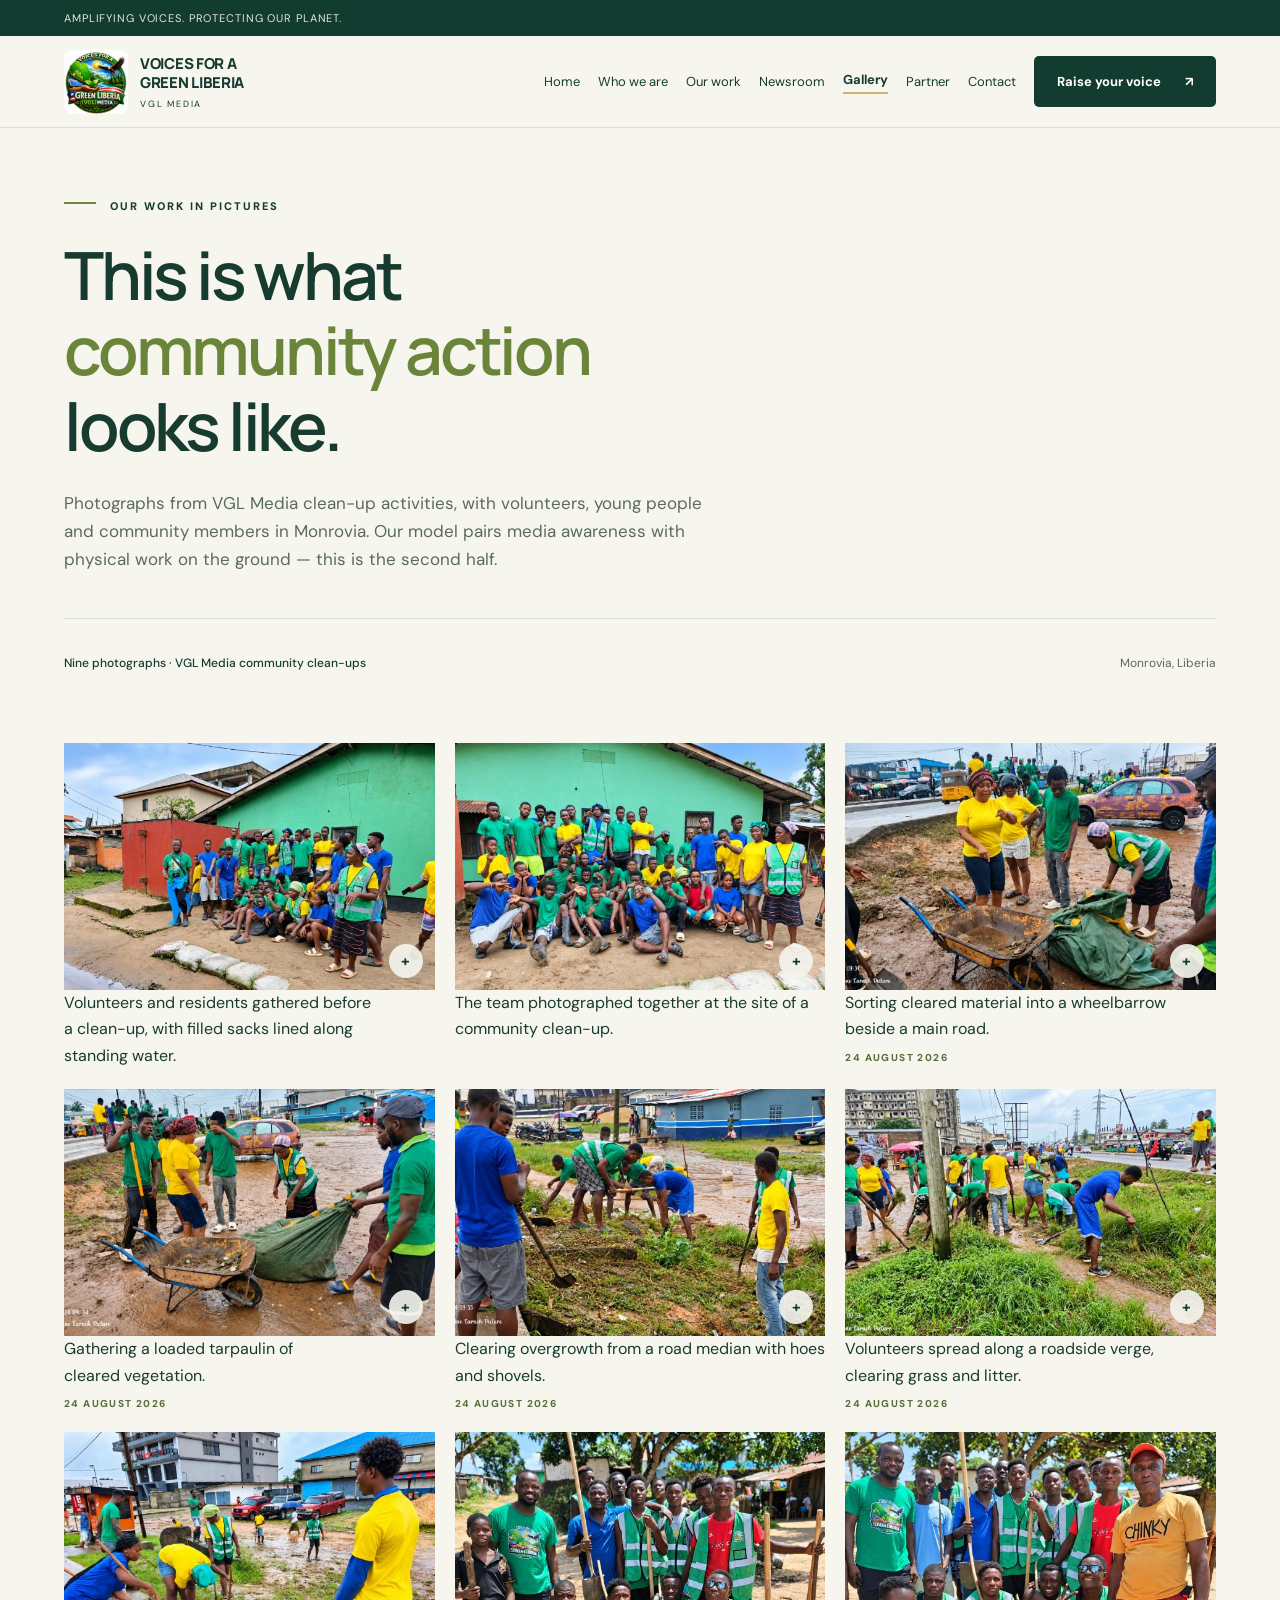
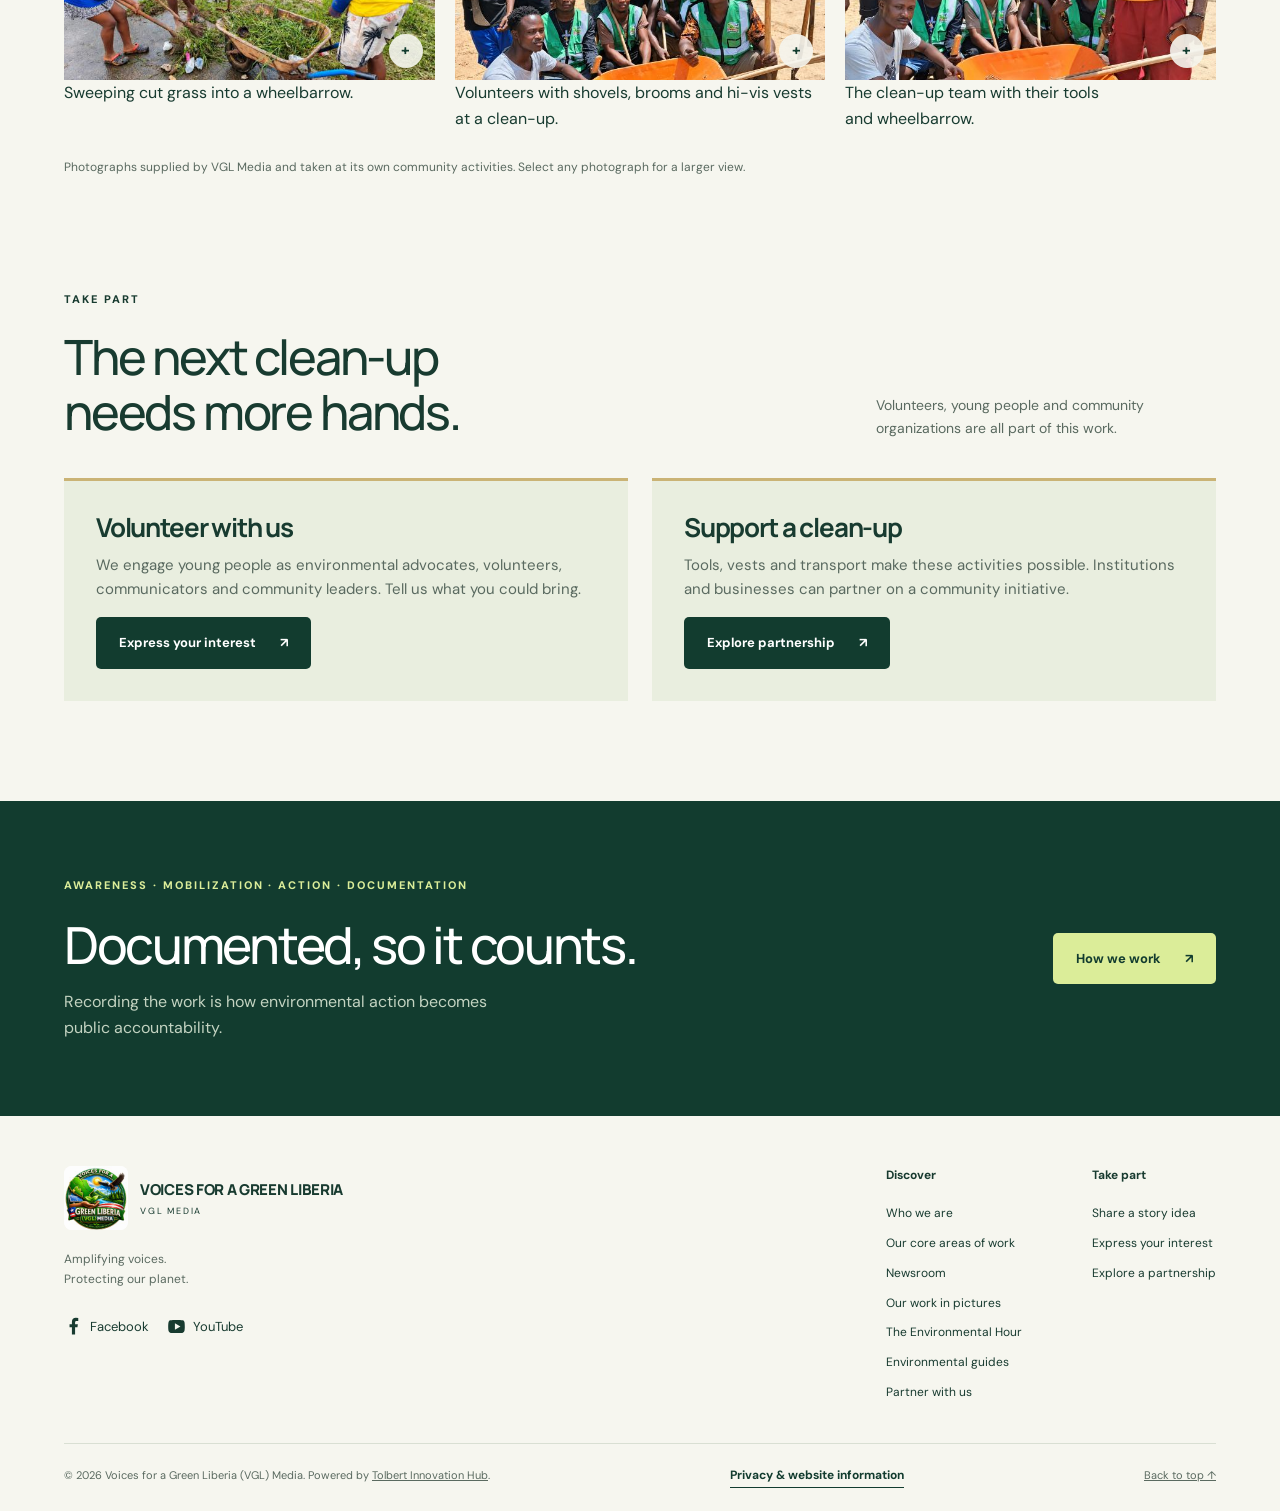
<file: gallery.html>
<!doctype html>
<html lang="en">
<head>
<meta charset="utf-8"><meta name="viewport" content="width=device-width,initial-scale=1">
<title>Our work in pictures | Voices for a Green Liberia</title>
<meta name="description" content="Photographs from Voices for a Green Liberia (VGL) Media community clean-up activities with volunteers and community members in Monrovia, Liberia.">
<link rel="canonical" href="https://tolbertinnovation-debug.github.io/Green-Liberia/gallery.html">
<meta property="og:type" content="website">
<meta property="og:site_name" content="Voices for a Green Liberia (VGL) Media">
<meta property="og:title" content="Our work in pictures — VGL Media">
<meta property="og:description" content="Photographs from VGL Media community clean-up activities in Monrovia. Awareness is the beginning; this is the action.">
<meta property="og:url" content="https://tolbertinnovation-debug.github.io/Green-Liberia/gallery.html">
<meta property="og:image" content="https://tolbertinnovation-debug.github.io/Green-Liberia/vgl-gallery-06-1600.jpg">
<meta property="og:image:alt" content="VGL volunteers clearing grass and litter along a roadside verge in Monrovia.">
<meta name="twitter:card" content="summary_large_image">
<meta name="theme-color" content="#123c2f"><link rel="icon" type="image/png" href="vgl-logo-96.png">
<script>var d=document.documentElement;d.classList.add('js');setTimeout(function(){if(!d.dataset.rev)d.classList.remove('js')},2500)</script>
<link rel="preconnect" href="https://fonts.googleapis.com">
<link rel="preconnect" href="https://fonts.gstatic.com" crossorigin>
<link rel="stylesheet" href="https://fonts.googleapis.com/css2?family=DM+Sans:wght@400;500;600;700&family=Manrope:wght@400;500;600;700;800&display=swap">
<link rel="stylesheet" href="styles.css">
</head>
<body>
<a class="skip" href="#main">Skip to content</a>
<div class="topbar"><div class="wrap"><span>AMPLIFYING VOICES. PROTECTING OUR PLANET.</span></div></div>
<header class="header"><div class="wrap navrow">
<a href="index.html" class="brand" aria-label="Voices for a Green Liberia home"><img class="brand-logo" src="vgl-logo-192.jpg" alt="" width="64" height="64"><span>VOICES FOR A<br>GREEN LIBERIA<small>VGL MEDIA</small></span></a>
<button class="menu" aria-expanded="false" aria-controls="navigation">Menu ☰</button>
<nav id="navigation" aria-label="Main navigation">
<a href="index.html">Home</a>
<a href="about.html">Who we are</a>
<a href="work.html">Our work</a>
<a href="newsroom.html">Newsroom</a>
<a href="gallery.html" aria-current="page">Gallery</a>
<a href="partners.html">Partner</a>
<a href="contact.html">Contact</a>
<a class="button" href="index.html#involved">Raise your voice <span aria-hidden="true">↗</span></a>
</nav>
</div></header>
<main id="main">

<section class="page-hero wrap">
<span class="eyebrow">Our work in pictures</span>
<h1>This is what<br><em>community action</em><br>looks like.</h1>
<p class="lead">Photographs from VGL Media clean-up activities, with volunteers, young people and community members in Monrovia. Our model pairs media awareness with physical work on the ground — this is the second half.</p>
<div class="underhero">
<strong>Nine photographs · VGL Media community clean-ups</strong>
<span>Monrovia, Liberia</span>
</div>
</section>

<section class="section wrap snug">
<div class="gallery-grid">
<figure>
<button class="gallery-item" data-i="0" aria-label="Open larger view: Volunteers and residents gathered before a clean-up, with filled sacks lined along standing water.">
<span class="gallery-frame"><img src="vgl-gallery-01-thumb.jpg" width="600" height="400" loading="lazy" decoding="async" alt="A large group of VGL volunteers in green and yellow shirts and green hi-vis vests standing and crouching in front of a green building, with filled sacks lined up along standing water in the foreground."><span class="gallery-zoom" aria-hidden="true">+</span></span>
</button>
<figcaption>Volunteers and residents gathered before a clean-up, with filled sacks lined along standing water.</figcaption>
</figure>
<figure>
<button class="gallery-item" data-i="1" aria-label="Open larger view: The team photographed together at the site of a community clean-up.">
<span class="gallery-frame"><img src="vgl-gallery-02-thumb.jpg" width="600" height="400" loading="lazy" decoding="async" alt="About forty VGL volunteers in green, yellow and blue shirts posing together for the camera in front of a green building, some seated on the ground."><span class="gallery-zoom" aria-hidden="true">+</span></span>
</button>
<figcaption>The team photographed together at the site of a community clean-up.</figcaption>
</figure>
<figure>
<button class="gallery-item" data-i="2" aria-label="Open larger view: Sorting cleared material into a wheelbarrow beside a main road.">
<span class="gallery-frame"><img src="vgl-gallery-03-thumb.jpg" width="600" height="400" loading="lazy" decoding="async" alt="VGL volunteers around a wheelbarrow of cleared mud and debris at the edge of a road, one volunteer in a yellow shirt directing the work while two others gather a tarpaulin."><span class="gallery-zoom" aria-hidden="true">+</span></span>
</button>
<figcaption>Sorting cleared material into a wheelbarrow beside a main road.<span class="gallery-date">24 August 2026</span></figcaption>
</figure>
<figure>
<button class="gallery-item" data-i="3" aria-label="Open larger view: Gathering a loaded tarpaulin of cleared vegetation.">
<span class="gallery-frame"><img src="vgl-gallery-04-thumb.jpg" width="600" height="400" loading="lazy" decoding="async" alt="Volunteers lifting the corners of a green tarpaulin heaped with cleared vegetation, next to a wheelbarrow and a shovel on a muddy roadside."><span class="gallery-zoom" aria-hidden="true">+</span></span>
</button>
<figcaption>Gathering a loaded tarpaulin of cleared vegetation.<span class="gallery-date">24 August 2026</span></figcaption>
</figure>
<figure>
<button class="gallery-item" data-i="4" aria-label="Open larger view: Clearing overgrowth from a road median with hoes and shovels.">
<span class="gallery-frame"><img src="vgl-gallery-05-thumb.jpg" width="600" height="400" loading="lazy" decoding="async" alt="Volunteers bent over a grassy road median, cutting and pulling overgrowth with hoes and shovels, with a shovel resting in the foreground."><span class="gallery-zoom" aria-hidden="true">+</span></span>
</button>
<figcaption>Clearing overgrowth from a road median with hoes and shovels.<span class="gallery-date">24 August 2026</span></figcaption>
</figure>
<figure>
<button class="gallery-item" data-i="5" aria-label="Open larger view: Volunteers spread along a roadside verge, clearing grass and litter.">
<span class="gallery-frame"><img src="vgl-gallery-06-thumb.jpg" width="600" height="400" loading="lazy" decoding="async" alt="A wide view of many VGL volunteers in green and yellow shirts working along a grassy verge beside a dual carriageway, with market stalls and traffic behind them."><span class="gallery-zoom" aria-hidden="true">+</span></span>
</button>
<figcaption>Volunteers spread along a roadside verge, clearing grass and litter.<span class="gallery-date">24 August 2026</span></figcaption>
</figure>
<figure>
<button class="gallery-item" data-i="6" aria-label="Open larger view: Sweeping cut grass into a wheelbarrow.">
<span class="gallery-frame"><img src="vgl-gallery-07-thumb.jpg" width="600" height="400" loading="lazy" decoding="async" alt="Three volunteers sweeping cut grass and litter into a wheelbarrow with long-handled brooms, with shops and parked vehicles behind them."><span class="gallery-zoom" aria-hidden="true">+</span></span>
</button>
<figcaption>Sweeping cut grass into a wheelbarrow.</figcaption>
</figure>
<figure>
<button class="gallery-item" data-i="7" aria-label="Open larger view: Volunteers with shovels, brooms and hi-vis vests at a clean-up.">
<span class="gallery-frame"><img src="vgl-gallery-08-thumb.jpg" width="600" height="400" loading="lazy" decoding="async" alt="A group of volunteers in green VGL hi-vis vests holding shovels and long-handled brooms, gathered behind an orange wheelbarrow under a large tree."><span class="gallery-zoom" aria-hidden="true">+</span></span>
</button>
<figcaption>Volunteers with shovels, brooms and hi-vis vests at a clean-up.</figcaption>
</figure>
<figure>
<button class="gallery-item" data-i="8" aria-label="Open larger view: The clean-up team with their tools and wheelbarrow.">
<span class="gallery-frame"><img src="vgl-gallery-09-thumb.jpg" width="600" height="400" loading="lazy" decoding="async" alt="A clean-up team in green VGL hi-vis vests with shovels and brooms, standing and crouching behind an orange wheelbarrow on sandy ground beneath trees."><span class="gallery-zoom" aria-hidden="true">+</span></span>
</button>
<figcaption>The clean-up team with their tools and wheelbarrow.</figcaption>
</figure>
</div>
<p class="gallery-note">Photographs supplied by VGL Media and taken at its own community activities. Select any photograph for a larger view.</p>
</section>

<section class="section wrap flush">
<div class="section-head">
<div><span class="eyebrow">Take part</span>
<h2>The next clean-up<br>needs more hands.</h2></div>
<p>Volunteers, young people and community organizations are all part of this work.</p>
</div>
<div class="next-grid">
<article class="next-card">
<h3>Volunteer with us</h3>
<p>We engage young people as environmental advocates, volunteers, communicators and community leaders. Tell us what you could bring.</p>
<a class="button" href="index.html#involved">Express your interest <span aria-hidden="true">↗</span></a>
</article>
<article class="next-card">
<h3>Support a clean-up</h3>
<p>Tools, vests and transport make these activities possible. Institutions and businesses can partner on a community initiative.</p>
<a class="button" href="partners.html">Explore partnership <span aria-hidden="true">↗</span></a>
</article>
</div>
</section>

<section class="cta"><div class="wrap">
<div><span class="eyebrow">Awareness · Mobilization · Action · Documentation</span>
<h2>Documented, so it counts.</h2>
<p>Recording the work is how environmental action becomes public accountability.</p></div>
<a href="about.html" class="button light">How we work <span aria-hidden="true">↗</span></a>
</div></section>

</main>
<footer class="footer wrap">
<div class="footer-top">
<div>
<a class="brand" href="index.html"><img class="brand-logo" src="vgl-logo-192.jpg" alt="" width="64" height="64" loading="lazy"><span>VOICES FOR A GREEN LIBERIA<small>VGL MEDIA</small></span></a>
<p>Amplifying voices.<br>Protecting our planet.</p>
<div class="social-foot">
<a href="https://web.facebook.com/VFAGL" target="_blank" rel="noopener noreferrer" aria-label="Facebook (opens in a new tab)"><svg viewBox="0 0 24 24" aria-hidden="true" fill="currentColor"><path d="M14 22v-9h3l.5-4H14V7c0-1.2.4-2 2-2h2V1.4A26 26 0 0 0 15 1c-3 0-5 1.8-5 5v3H7v4h3v9z"/></svg>Facebook</a>
<a href="https://www.youtube.com/channel/UCInD3jOJ1oDMzSt1KrhEE4Q" target="_blank" rel="noopener noreferrer" aria-label="YouTube (opens in a new tab)"><svg viewBox="0 0 24 24" aria-hidden="true" fill="currentColor"><path d="M22 6.2a3 3 0 0 0-2-2C18.2 3.7 12 3.7 12 3.7s-6.2 0-8 .5a3 3 0 0 0-2 2C1.5 8 1.5 12 1.5 12s0 4 .5 5.8a3 3 0 0 0 2 2c1.8.5 8 .5 8 .5s6.2 0 8-.5a3 3 0 0 0 2-2c.5-1.8.5-5.8.5-5.8s0-4-.5-5.8ZM10 16V8l7 4z"/></svg>YouTube</a>
</div>
</div>
<div class="footer-links">
<div><b>Discover</b>
<a href="about.html">Who we are</a>
<a href="work.html">Our core areas of work</a>
<a href="newsroom.html">Newsroom</a>
<a href="gallery.html">Our work in pictures</a>
<a href="environmental-hour.html">The Environmental Hour</a>
<a href="index.html#explore">Environmental guides</a>
<a href="partners.html">Partner with us</a></div>
<div><b>Take part</b>
<a href="index.html#involved">Share a story idea</a>
<a href="index.html#involved">Express your interest</a>
<a href="partners.html">Explore a partnership</a></div>
</div>
</div>
<div class="footer-bottom">
<span>© <span id="year">2026</span> Voices for a Green Liberia (VGL) Media. Powered by <a href="https://tolbertinnovationhub.org" target="_blank" rel="noopener noreferrer">Tolbert Innovation Hub</a>.</span>
<button class="text-link" id="privacy-button">Privacy &amp; website information</button>
<a href="#main">Back to top ↑</a>
</div>
</footer>
<dialog id="guide-dialog" aria-labelledby="guide-title">
<div class="dialog-top"><h2 id="guide-title"></h2><button class="close" aria-label="Close" data-close>×</button></div>
<div id="guide-body"></div>
</dialog>
<dialog id="lightbox" aria-label="Photograph viewer">
<div class="lb-frame"><img id="lb-img" alt=""></div>
<div class="lb-bar">
<div class="lb-text"><span class="lb-count" id="lb-count"></span><p id="lb-cap"></p></div>
<div class="lb-btns">
<button id="lb-prev" aria-label="Previous photograph">←</button>
<button id="lb-next" aria-label="Next photograph">→</button>
<button id="lb-close" aria-label="Close viewer">×</button>
</div>
</div>
</dialog>
<script>
const PHOTOS=[{"src": "vgl-gallery-01-1600.jpg", "cap": "Volunteers and residents gathered before a clean-up, with filled sacks lined along standing water.", "date": "", "alt": "A large group of VGL volunteers in green and yellow shirts and green hi-vis vests standing and crouching in front of a green building, with filled sacks lined up along standing water in the foreground."}, {"src": "vgl-gallery-02-1600.jpg", "cap": "The team photographed together at the site of a community clean-up.", "date": "", "alt": "About forty VGL volunteers in green, yellow and blue shirts posing together for the camera in front of a green building, some seated on the ground."}, {"src": "vgl-gallery-03-1600.jpg", "cap": "Sorting cleared material into a wheelbarrow beside a main road.", "date": "24 August 2026", "alt": "VGL volunteers around a wheelbarrow of cleared mud and debris at the edge of a road, one volunteer in a yellow shirt directing the work while two others gather a tarpaulin."}, {"src": "vgl-gallery-04-1600.jpg", "cap": "Gathering a loaded tarpaulin of cleared vegetation.", "date": "24 August 2026", "alt": "Volunteers lifting the corners of a green tarpaulin heaped with cleared vegetation, next to a wheelbarrow and a shovel on a muddy roadside."}, {"src": "vgl-gallery-05-1600.jpg", "cap": "Clearing overgrowth from a road median with hoes and shovels.", "date": "24 August 2026", "alt": "Volunteers bent over a grassy road median, cutting and pulling overgrowth with hoes and shovels, with a shovel resting in the foreground."}, {"src": "vgl-gallery-06-1600.jpg", "cap": "Volunteers spread along a roadside verge, clearing grass and litter.", "date": "24 August 2026", "alt": "A wide view of many VGL volunteers in green and yellow shirts working along a grassy verge beside a dual carriageway, with market stalls and traffic behind them."}, {"src": "vgl-gallery-07-1600.jpg", "cap": "Sweeping cut grass into a wheelbarrow.", "date": "", "alt": "Three volunteers sweeping cut grass and litter into a wheelbarrow with long-handled brooms, with shops and parked vehicles behind them."}, {"src": "vgl-gallery-08-1600.jpg", "cap": "Volunteers with shovels, brooms and hi-vis vests at a clean-up.", "date": "", "alt": "A group of volunteers in green VGL hi-vis vests holding shovels and long-handled brooms, gathered behind an orange wheelbarrow under a large tree."}, {"src": "vgl-gallery-09-1600.jpg", "cap": "The clean-up team with their tools and wheelbarrow.", "date": "", "alt": "A clean-up team in green VGL hi-vis vests with shovels and brooms, standing and crouching behind an orange wheelbarrow on sandy ground beneath trees."}];
const lb=document.querySelector('#lightbox'),lbImg=document.querySelector('#lb-img'),
      lbCap=document.querySelector('#lb-cap'),lbCount=document.querySelector('#lb-count');
let at=0,opener=null;
function show(i){
  at=(i+PHOTOS.length)%PHOTOS.length;
  const p=PHOTOS[at];
  lbImg.src=p.src; lbImg.alt=p.alt;
  lbCap.textContent=p.cap;
  lbCount.textContent=(p.date?p.date+' · ':'')+'Photograph '+(at+1)+' of '+PHOTOS.length;
}
document.querySelectorAll('.gallery-item').forEach(btn=>btn.addEventListener('click',()=>{
  opener=btn; show(+btn.dataset.i); if(!lb.open) lb.showModal(); document.querySelector('#lb-next').focus();
}));
document.querySelector('#lb-prev').addEventListener('click',()=>show(at-1));
document.querySelector('#lb-next').addEventListener('click',()=>show(at+1));
document.querySelector('#lb-close').addEventListener('click',()=>lb.close());
lb.addEventListener('keydown',e=>{
  if(e.key==='ArrowLeft'){e.preventDefault();show(at-1);}
  if(e.key==='ArrowRight'){e.preventDefault();show(at+1);}
});
lb.addEventListener('click',e=>{if(e.target===lb)lb.close();});
lb.addEventListener('close',()=>{if(opener)opener.focus();});
</script>
<script src="site.js"></script>
</body></html>
</file>
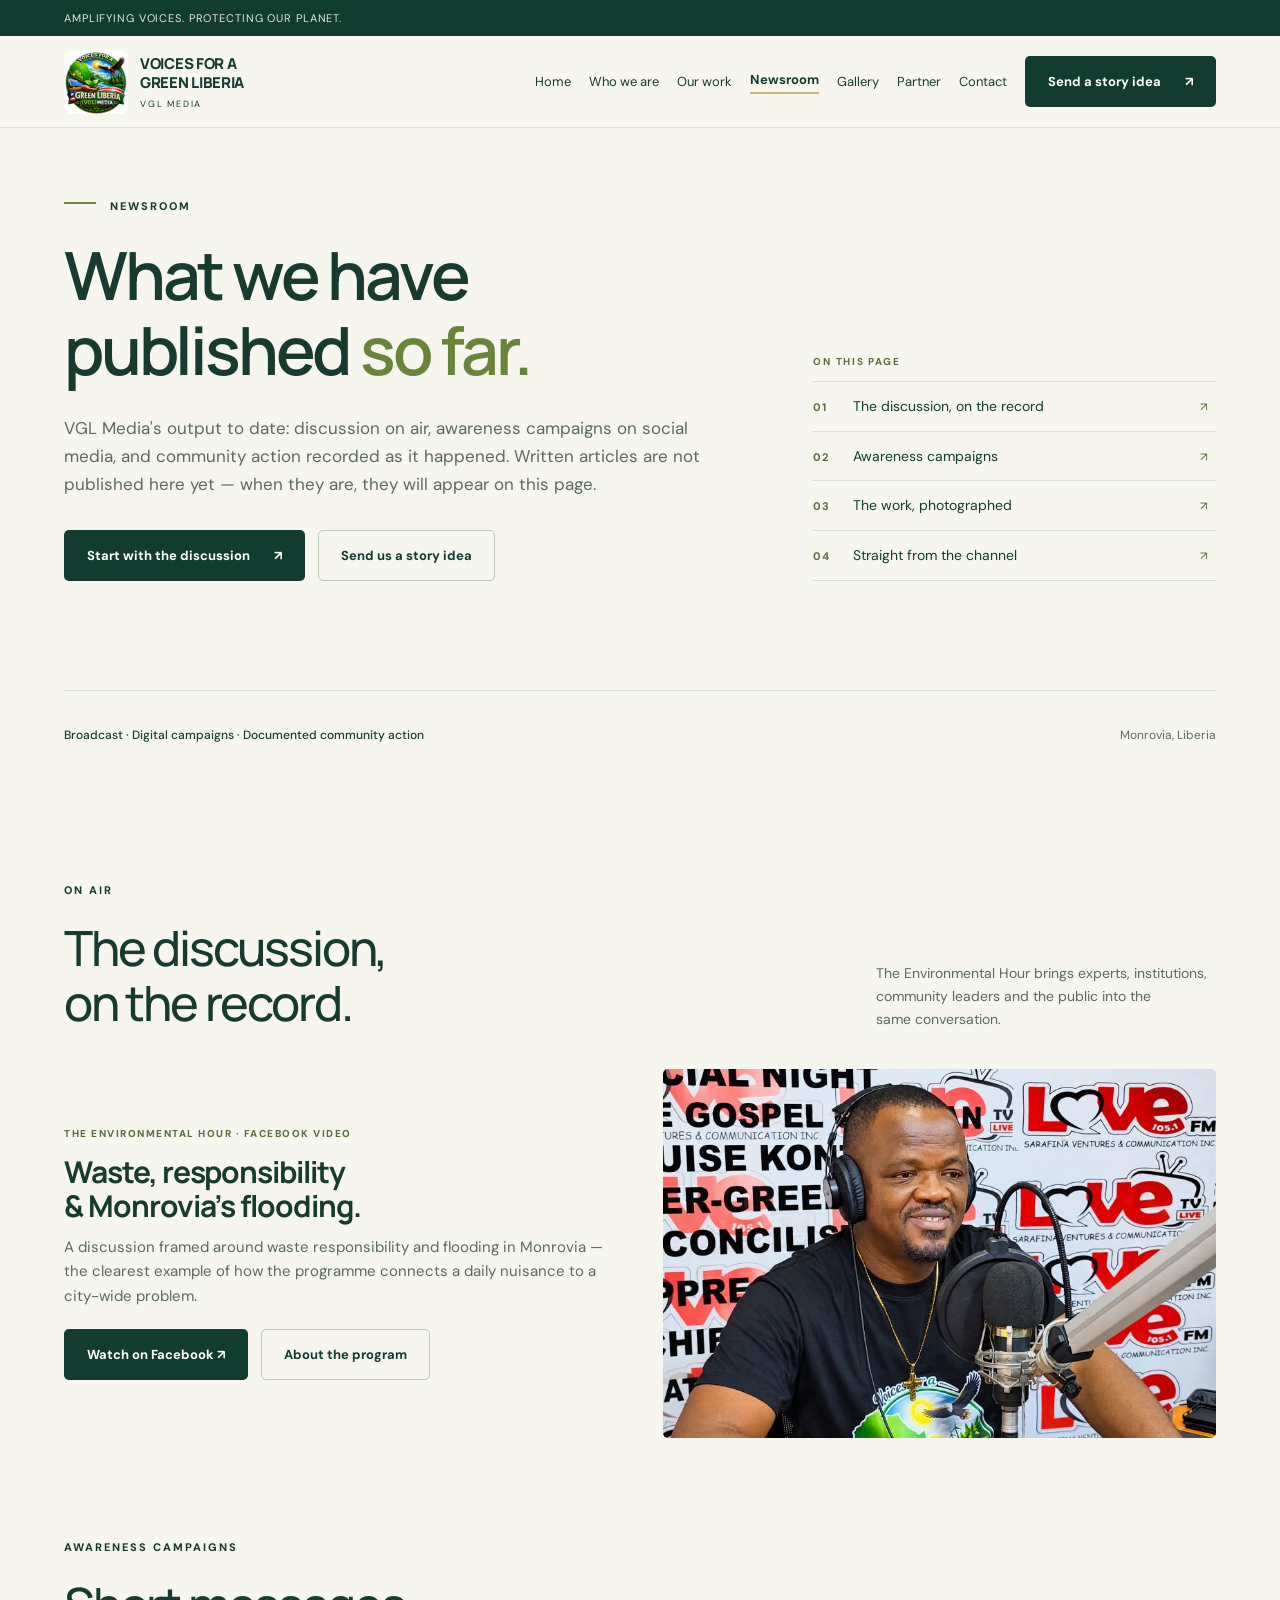
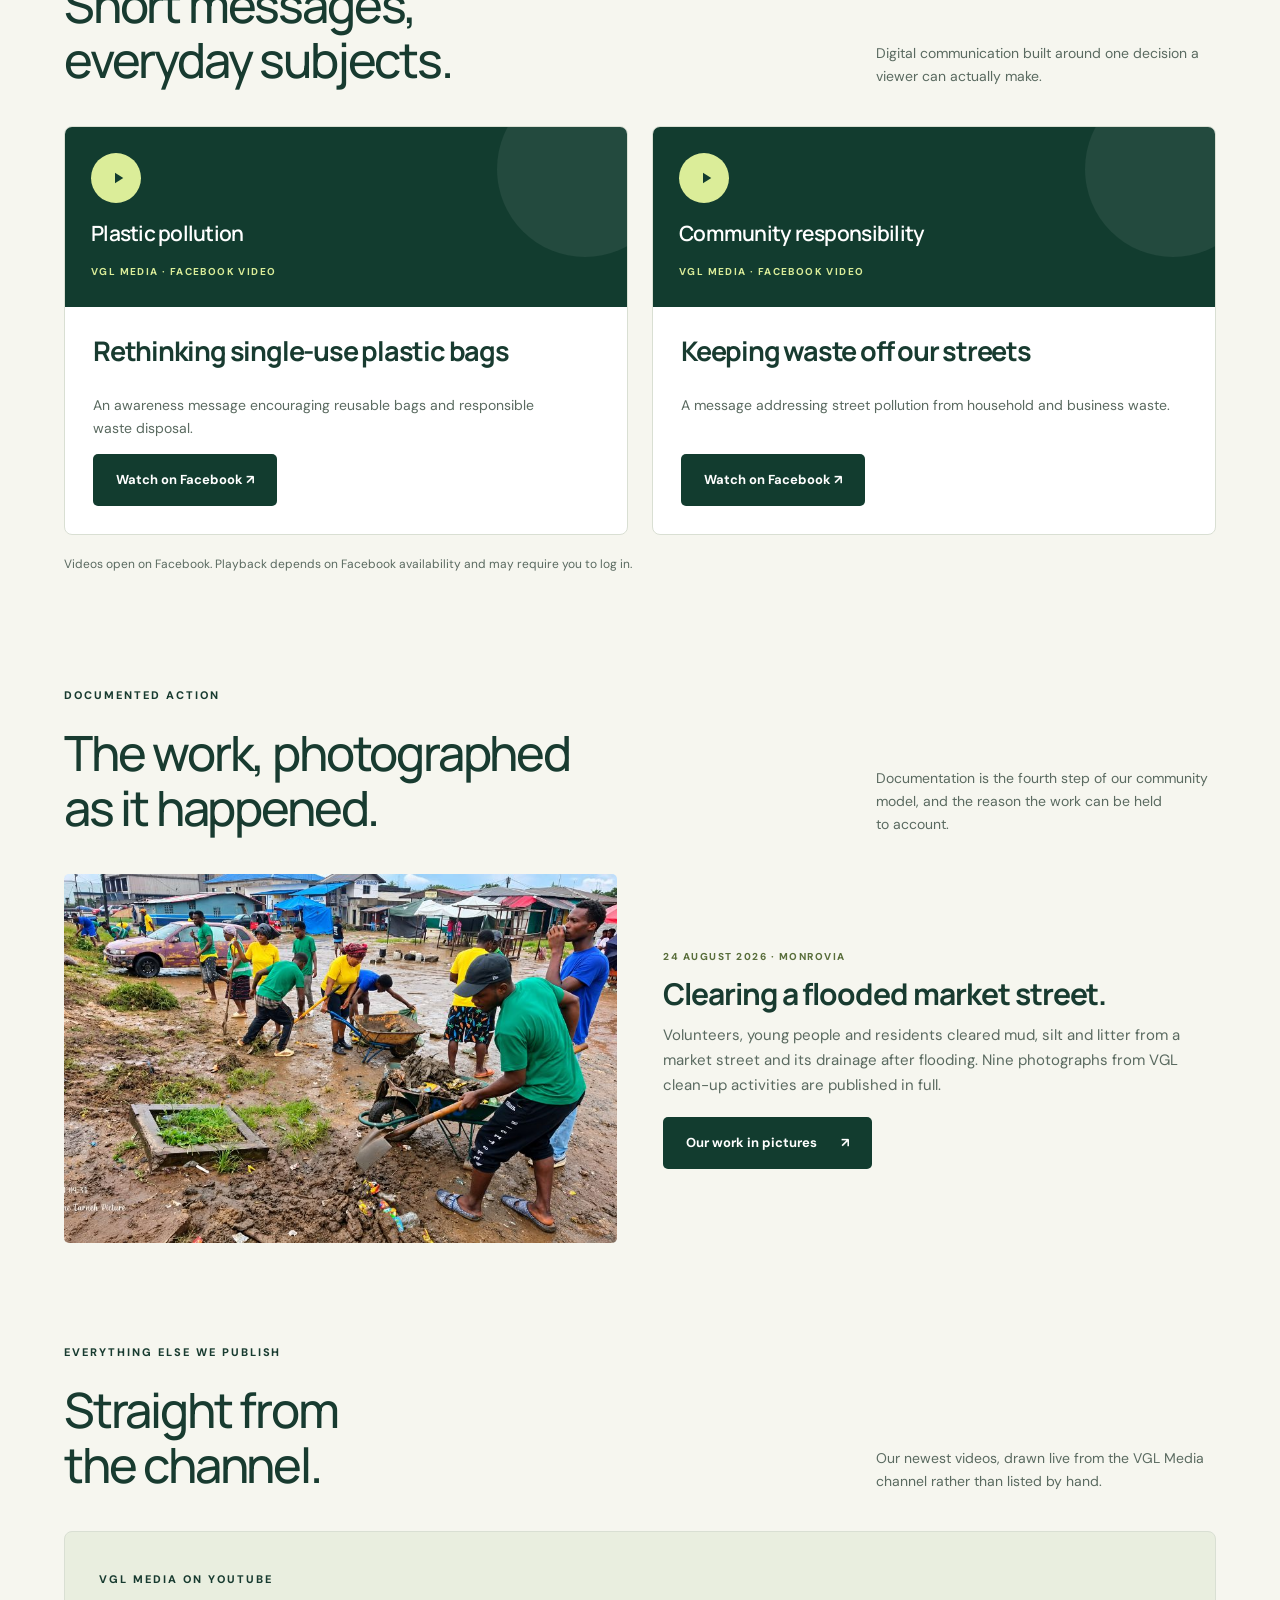
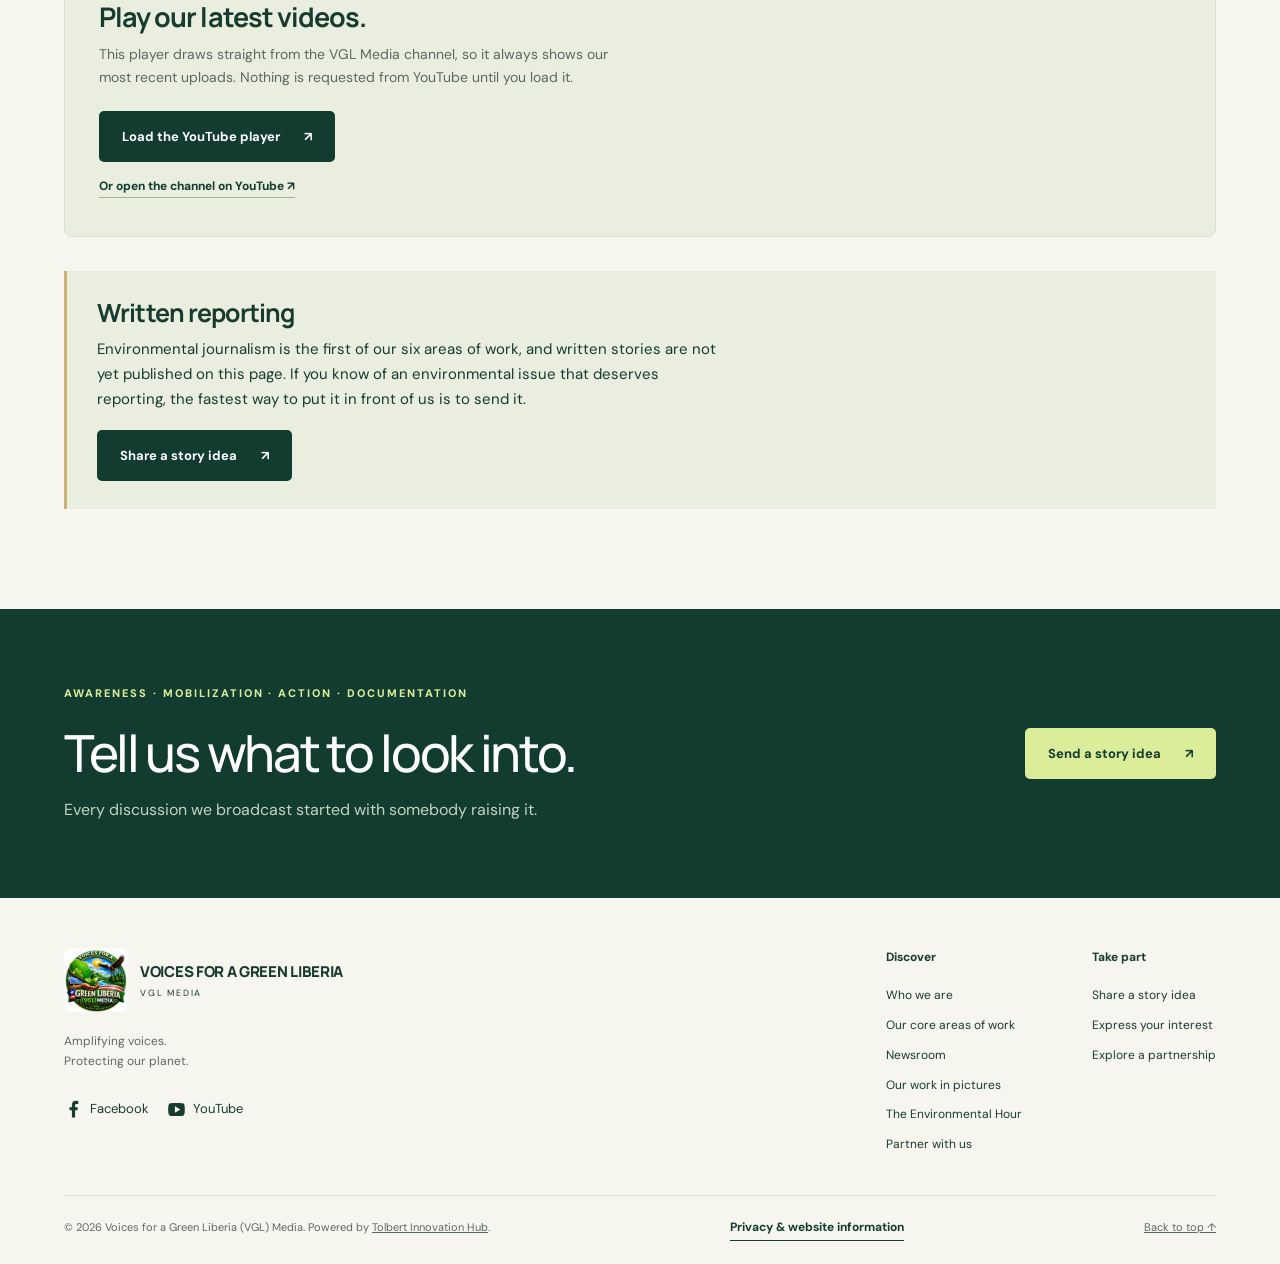
<file: newsroom.html>
<!doctype html>
<html lang="en">
<head>
<meta charset="utf-8"><meta name="viewport" content="width=device-width,initial-scale=1">
<title>Newsroom | Voices for a Green Liberia</title>
<meta name="description" content="Published work from Voices for a Green Liberia (VGL) Media: broadcast discussion on The Environmental Hour, awareness campaigns on social media, and photographed community action in Monrovia.">
<link rel="canonical" href="https://tolbertinnovation-debug.github.io/Green-Liberia/newsroom.html">
<meta property="og:type" content="website">
<meta property="og:site_name" content="Voices for a Green Liberia (VGL) Media">
<meta property="og:title" content="Newsroom — VGL Media">
<meta property="og:description" content="Broadcast discussion, awareness campaigns and documented community action from VGL Media in Monrovia.">
<meta property="og:url" content="https://tolbertinnovation-debug.github.io/Green-Liberia/newsroom.html">
<meta property="og:image" content="https://tolbertinnovation-debug.github.io/Green-Liberia/vgl-studio-1300.jpg">
<meta property="og:image:alt" content="A VGL presenter at the microphone in a radio studio.">
<meta name="twitter:card" content="summary_large_image">
<meta name="theme-color" content="#123c2f"><link rel="icon" type="image/png" href="vgl-logo-96.png">
<script>var d=document.documentElement;d.classList.add('js');setTimeout(function(){if(!d.dataset.rev)d.classList.remove('js')},2500)</script>
<link rel="preconnect" href="https://fonts.googleapis.com">
<link rel="preconnect" href="https://fonts.gstatic.com" crossorigin>
<link rel="stylesheet" href="https://fonts.googleapis.com/css2?family=DM+Sans:wght@400;500;600;700&family=Manrope:wght@400;500;600;700;800&display=swap">
<link rel="stylesheet" href="styles.css">
</head>
<body>
<a class="skip" href="#main">Skip to content</a>
<div class="topbar"><div class="wrap"><span>AMPLIFYING VOICES. PROTECTING OUR PLANET.</span></div></div>
<header class="header"><div class="wrap navrow">
<a href="index.html" class="brand" aria-label="Voices for a Green Liberia home"><img class="brand-logo" src="vgl-logo-192.jpg" alt="" width="64" height="64"><span>VOICES FOR A<br>GREEN LIBERIA<small>VGL MEDIA</small></span></a>
<button class="menu" aria-expanded="false" aria-controls="navigation">Menu ☰</button>
<nav id="navigation" aria-label="Main navigation">
<a href="index.html">Home</a>
<a href="about.html">Who we are</a>
<a href="work.html">Our work</a>
<a href="newsroom.html" aria-current="page">Newsroom</a>
<a href="gallery.html">Gallery</a>
<a href="partners.html">Partner</a>
<a href="contact.html">Contact</a>
<a class="button" href="index.html#involved">Send a story idea <span aria-hidden="true">↗</span></a>
</nav>
</div></header>
<main id="main">

<section class="page-hero wrap has-index">
<div class="ph-copy">
<span class="eyebrow">Newsroom</span>
<h1>What we have<br>published <em>so far.</em></h1>
<p class="lead">VGL Media's output to date: discussion on air, awareness campaigns on social media, and community action recorded as it happened. Written articles are not published here yet — when they are, they will appear on this page.</p>
<div class="actions">
<a class="button" href="#onair">Start with the discussion <span aria-hidden="true">↗</span></a>
<a class="button outline" href="index.html#involved">Send us a story idea</a>
</div>
</div>
<nav class="ph-index" aria-label="On this page">
<span class="ph-index-label">On this page</span>
<ol>
<li><a href="#onair"><b>01</b><span>The discussion, on the record</span><span class="go" aria-hidden="true">↗</span></a></li>
<li><a href="#campaigns"><b>02</b><span>Awareness campaigns</span><span class="go" aria-hidden="true">↗</span></a></li>
<li><a href="#documented"><b>03</b><span>The work, photographed</span><span class="go" aria-hidden="true">↗</span></a></li>
<li><a href="#channel"><b>04</b><span>Straight from the channel</span><span class="go" aria-hidden="true">↗</span></a></li>
</ol>
</nav>
<div class="underhero">
<strong>Broadcast · Digital campaigns · Documented community action</strong>
<span>Monrovia, Liberia</span>
</div>
</section>

<section class="section wrap" id="onair">
<div class="section-head">
<div><span class="eyebrow">On air</span>
<h2>The discussion,<br>on the record.</h2></div>
<p>The Environmental Hour brings experts, institutions, community leaders and the public into the same conversation.</p>
</div>
<div class="feature feature-alt">
<div class="feature-img"><img src="vgl-studio-800.jpg" width="800" height="600" loading="lazy" alt="A VGL presenter in a radio studio, wearing headphones at a microphone in a VGL Media t-shirt."></div>
<div>
<span class="dateline">The Environmental Hour · Facebook video</span>
<h3>Waste, responsibility &amp; Monrovia&rsquo;s flooding.</h3>
<p>A discussion framed around waste responsibility and flooding in Monrovia — the clearest example of how the programme connects a daily nuisance to a city-wide problem.</p>
<div class="actions flush">
<a class="button" href="https://www.facebook.com/VFAGL/videos/the-environmental-hour/1376074667988158/" target="_blank" rel="noopener noreferrer">Watch on Facebook ↗</a>
<a class="button outline" href="environmental-hour.html">About the program</a>
</div>
</div>
</div>
</section>

<section class="section wrap flush" id="campaigns">
<div class="section-head">
<div><span class="eyebrow">Awareness campaigns</span>
<h2>Short messages,<br>everyday subjects.</h2></div>
<p>Digital communication built around one decision a viewer can actually make.</p>
</div>
<div class="video-grid two">
<article class="video-card">
<div class="video-poster"><span class="play" aria-hidden="true"><svg viewBox="0 0 24 24" fill="currentColor"><path d="M8 5v14l11-7z"/></svg></span><span class="poster-topic">Plastic pollution</span><span class="poster-plat">VGL Media · Facebook Video</span></div>
<div class="video-body">
<h3>Rethinking single-use plastic bags</h3>
<p>An awareness message encouraging reusable bags and responsible waste disposal.</p>
<a class="button" href="https://www.facebook.com/VFAGL/videos/one-reusable-bag-can-replace-hundreds-of-plastic-bags-fyp%E3%82%B7every-plastic-bag-we-r/1562028205645829/" target="_blank" rel="noopener noreferrer" aria-label="Watch Rethinking single-use plastic bags on Facebook (opens in a new tab)">Watch on Facebook ↗</a>
</div>
</article>
<article class="video-card">
<div class="video-poster"><span class="play" aria-hidden="true"><svg viewBox="0 0 24 24" fill="currentColor"><path d="M8 5v14l11-7z"/></svg></span><span class="poster-topic">Community responsibility</span><span class="poster-plat">VGL Media · Facebook Video</span></div>
<div class="video-body">
<h3>Keeping waste off our streets</h3>
<p>A message addressing street pollution from household and business waste.</p>
<a class="button" href="https://www.facebook.com/VFAGL/videos/the-continuous-and-deliberate-actions-of-some-liberians-by-polluting-the-streets/1342929237750128/" target="_blank" rel="noopener noreferrer" aria-label="Watch Keeping waste off our streets on Facebook (opens in a new tab)">Watch on Facebook ↗</a>
</div>
</article>
</div>
<p class="video-note">Videos open on Facebook. Playback depends on Facebook availability and may require you to log in.</p>
</section>

<section class="section wrap flush" id="documented">
<div class="section-head">
<div><span class="eyebrow">Documented action</span>
<h2>The work, photographed<br>as it happened.</h2></div>
<p>Documentation is the fourth step of our community model, and the reason the work can be held to account.</p>
</div>
<div class="feature">
<div class="feature-img"><img src="vgl-drainage-1000.jpg" width="1000" height="564" loading="lazy" alt="VGL volunteers clearing mud, silt and litter from a market street with shovels and wheelbarrows after flooding."></div>
<div>
<span class="dateline">24 August 2026 · Monrovia</span>
<h3>Clearing a flooded market street.</h3>
<p>Volunteers, young people and residents cleared mud, silt and litter from a market street and its drainage after flooding. Nine photographs from VGL clean-up activities are published in full.</p>
<a class="button" href="gallery.html">Our work in pictures <span aria-hidden="true">↗</span></a>
</div>
</div>
</section>

<section class="section wrap flush" id="channel">
<div class="section-head">
<div><span class="eyebrow">Everything else we publish</span>
<h2>Straight from<br>the channel.</h2></div>
<p>Our newest videos, drawn live from the VGL Media channel rather than listed by hand.</p>
</div>
<div class="embed" data-embed="https://www.youtube-nocookie.com/embed/videoseries?list=UUInD3jOJ1oDMzSt1KrhEE4Q&rel=0" data-embed-ratio="16/9" data-embed-title="VGL Media videos on YouTube">
<div class="embed-facade">
<span class="eyebrow">VGL Media on YouTube</span>
<h3>Play our latest videos.</h3>
<p>This player draws straight from the VGL Media channel, so it always shows our most recent uploads. Nothing is requested from YouTube until you load it.</p>
<button class="button" type="button">Load the YouTube player <span aria-hidden="true">↗</span></button>
<a class="embed-direct" href="https://www.youtube.com/channel/UCInD3jOJ1oDMzSt1KrhEE4Q" target="_blank" rel="noopener noreferrer">Or open the channel on YouTube ↗</a>
</div>
</div>
<div class="newsnote">
<h3>Written reporting</h3>
<p>Environmental journalism is the first of our six areas of work, and written stories are not yet published on this page. If you know of an environmental issue that deserves reporting, the fastest way to put it in front of us is to send it.</p>
<a class="button" href="index.html#involved">Share a story idea <span aria-hidden="true">↗</span></a>
</div>
</section>

<section class="cta"><div class="wrap">
<div><span class="eyebrow">Awareness · Mobilization · Action · Documentation</span>
<h2>Tell us what to look into.</h2>
<p>Every discussion we broadcast started with somebody raising it.</p></div>
<a href="index.html#involved" class="button light">Send a story idea <span aria-hidden="true">↗</span></a>
</div></section>

</main>
<footer class="footer wrap">
<div class="footer-top">
<div>
<a class="brand" href="index.html"><img class="brand-logo" src="vgl-logo-192.jpg" alt="" width="64" height="64" loading="lazy"><span>VOICES FOR A GREEN LIBERIA<small>VGL MEDIA</small></span></a>
<p>Amplifying voices.<br>Protecting our planet.</p>
<div class="social-foot">
<a href="https://web.facebook.com/VFAGL" target="_blank" rel="noopener noreferrer" aria-label="Facebook (opens in a new tab)"><svg viewBox="0 0 24 24" aria-hidden="true" fill="currentColor"><path d="M14 22v-9h3l.5-4H14V7c0-1.2.4-2 2-2h2V1.4A26 26 0 0 0 15 1c-3 0-5 1.8-5 5v3H7v4h3v9z"/></svg>Facebook</a>
<a href="https://www.youtube.com/channel/UCInD3jOJ1oDMzSt1KrhEE4Q" target="_blank" rel="noopener noreferrer" aria-label="YouTube (opens in a new tab)"><svg viewBox="0 0 24 24" aria-hidden="true" fill="currentColor"><path d="M22 6.2a3 3 0 0 0-2-2C18.2 3.7 12 3.7 12 3.7s-6.2 0-8 .5a3 3 0 0 0-2 2C1.5 8 1.5 12 1.5 12s0 4 .5 5.8a3 3 0 0 0 2 2c1.8.5 8 .5 8 .5s6.2 0 8-.5a3 3 0 0 0 2-2c.5-1.8.5-5.8.5-5.8s0-4-.5-5.8ZM10 16V8l7 4z"/></svg>YouTube</a>
</div>
</div>
<div class="footer-links">
<div><b>Discover</b>
<a href="about.html">Who we are</a>
<a href="work.html">Our core areas of work</a>
<a href="newsroom.html">Newsroom</a>
<a href="gallery.html">Our work in pictures</a>
<a href="environmental-hour.html">The Environmental Hour</a>
<a href="partners.html">Partner with us</a></div>
<div><b>Take part</b>
<a href="index.html#involved">Share a story idea</a>
<a href="index.html#involved">Express your interest</a>
<a href="partners.html">Explore a partnership</a></div>
</div>
</div>
<div class="footer-bottom">
<span>© <span id="year">2026</span> Voices for a Green Liberia (VGL) Media. Powered by <a href="https://tolbertinnovationhub.org" target="_blank" rel="noopener noreferrer">Tolbert Innovation Hub</a>.</span>
<button class="text-link" id="privacy-button">Privacy &amp; website information</button>
<a href="#main">Back to top ↑</a>
</div>
</footer>
<dialog id="guide-dialog" aria-labelledby="guide-title">
<div class="dialog-top"><h2 id="guide-title"></h2><button class="close" aria-label="Close" data-close>×</button></div>
<div id="guide-body"></div>
</dialog>
<script src="site.js"></script>
</body></html>
</file>
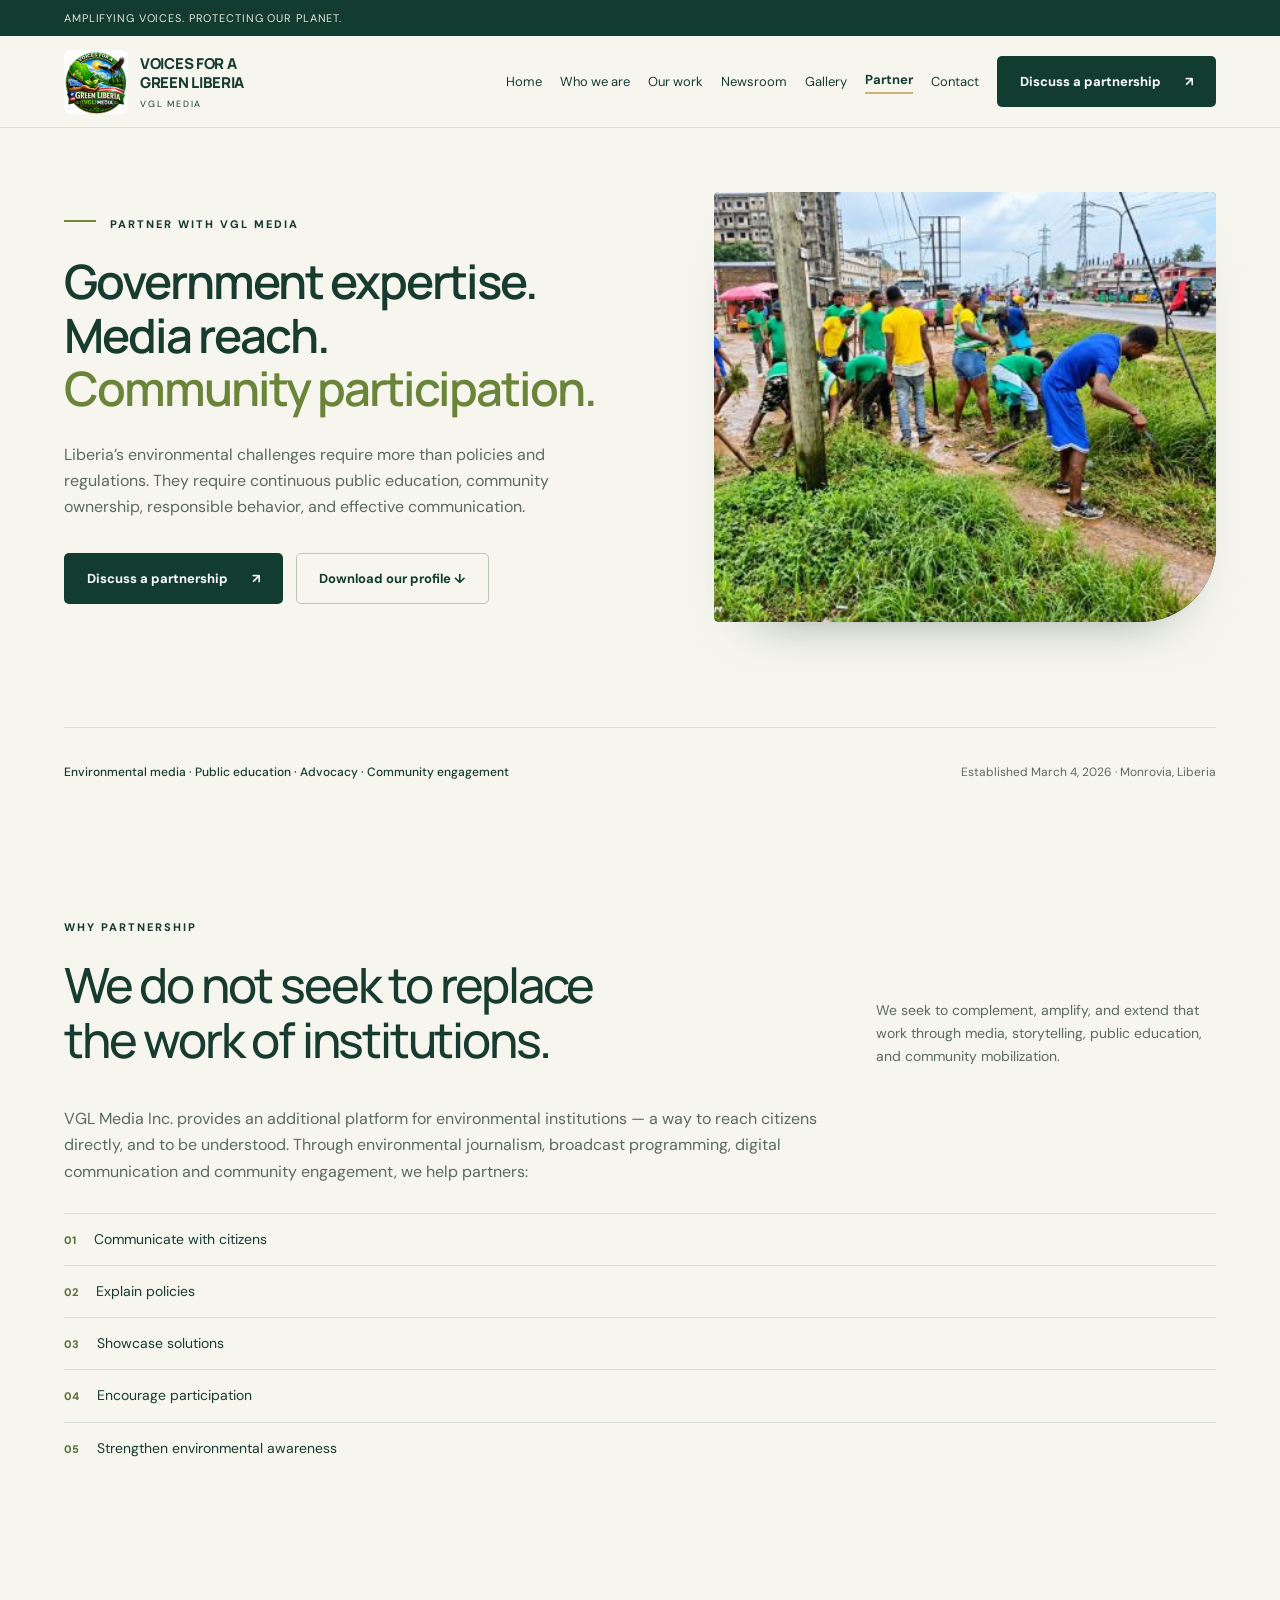
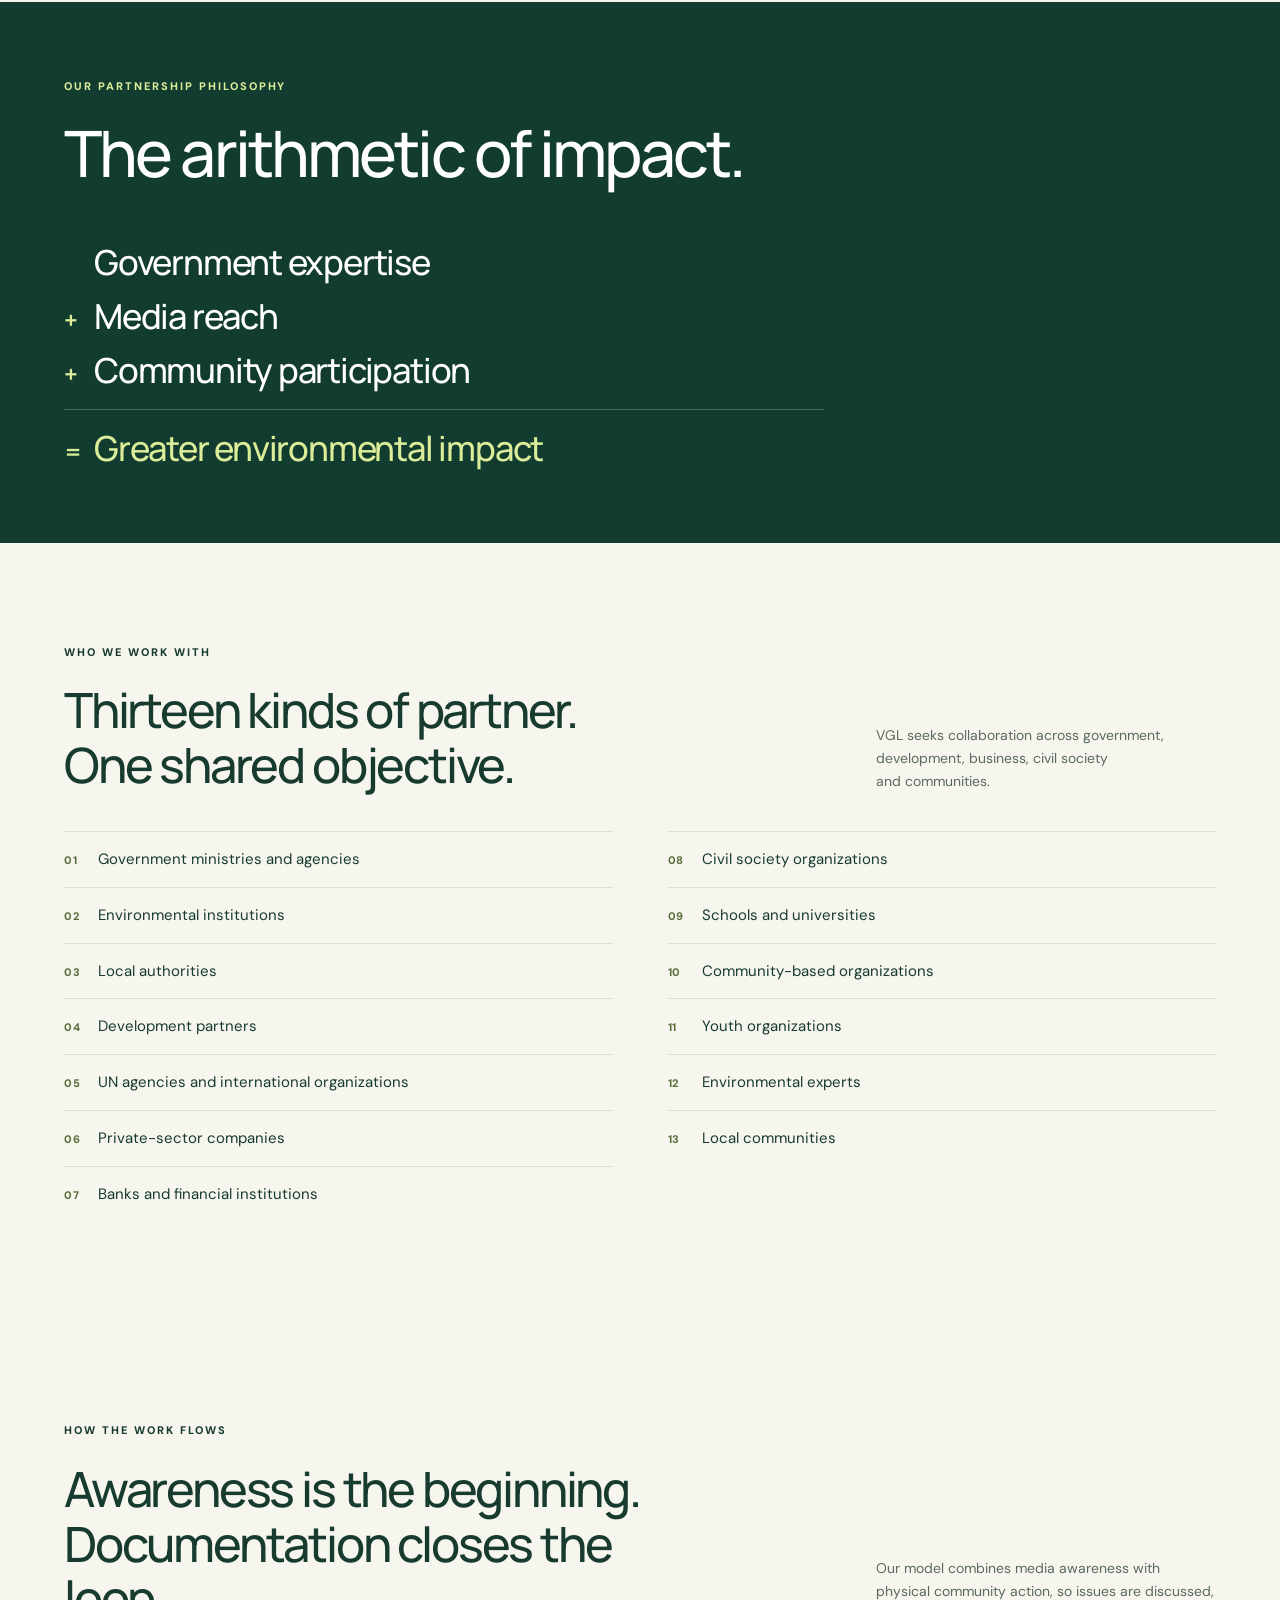
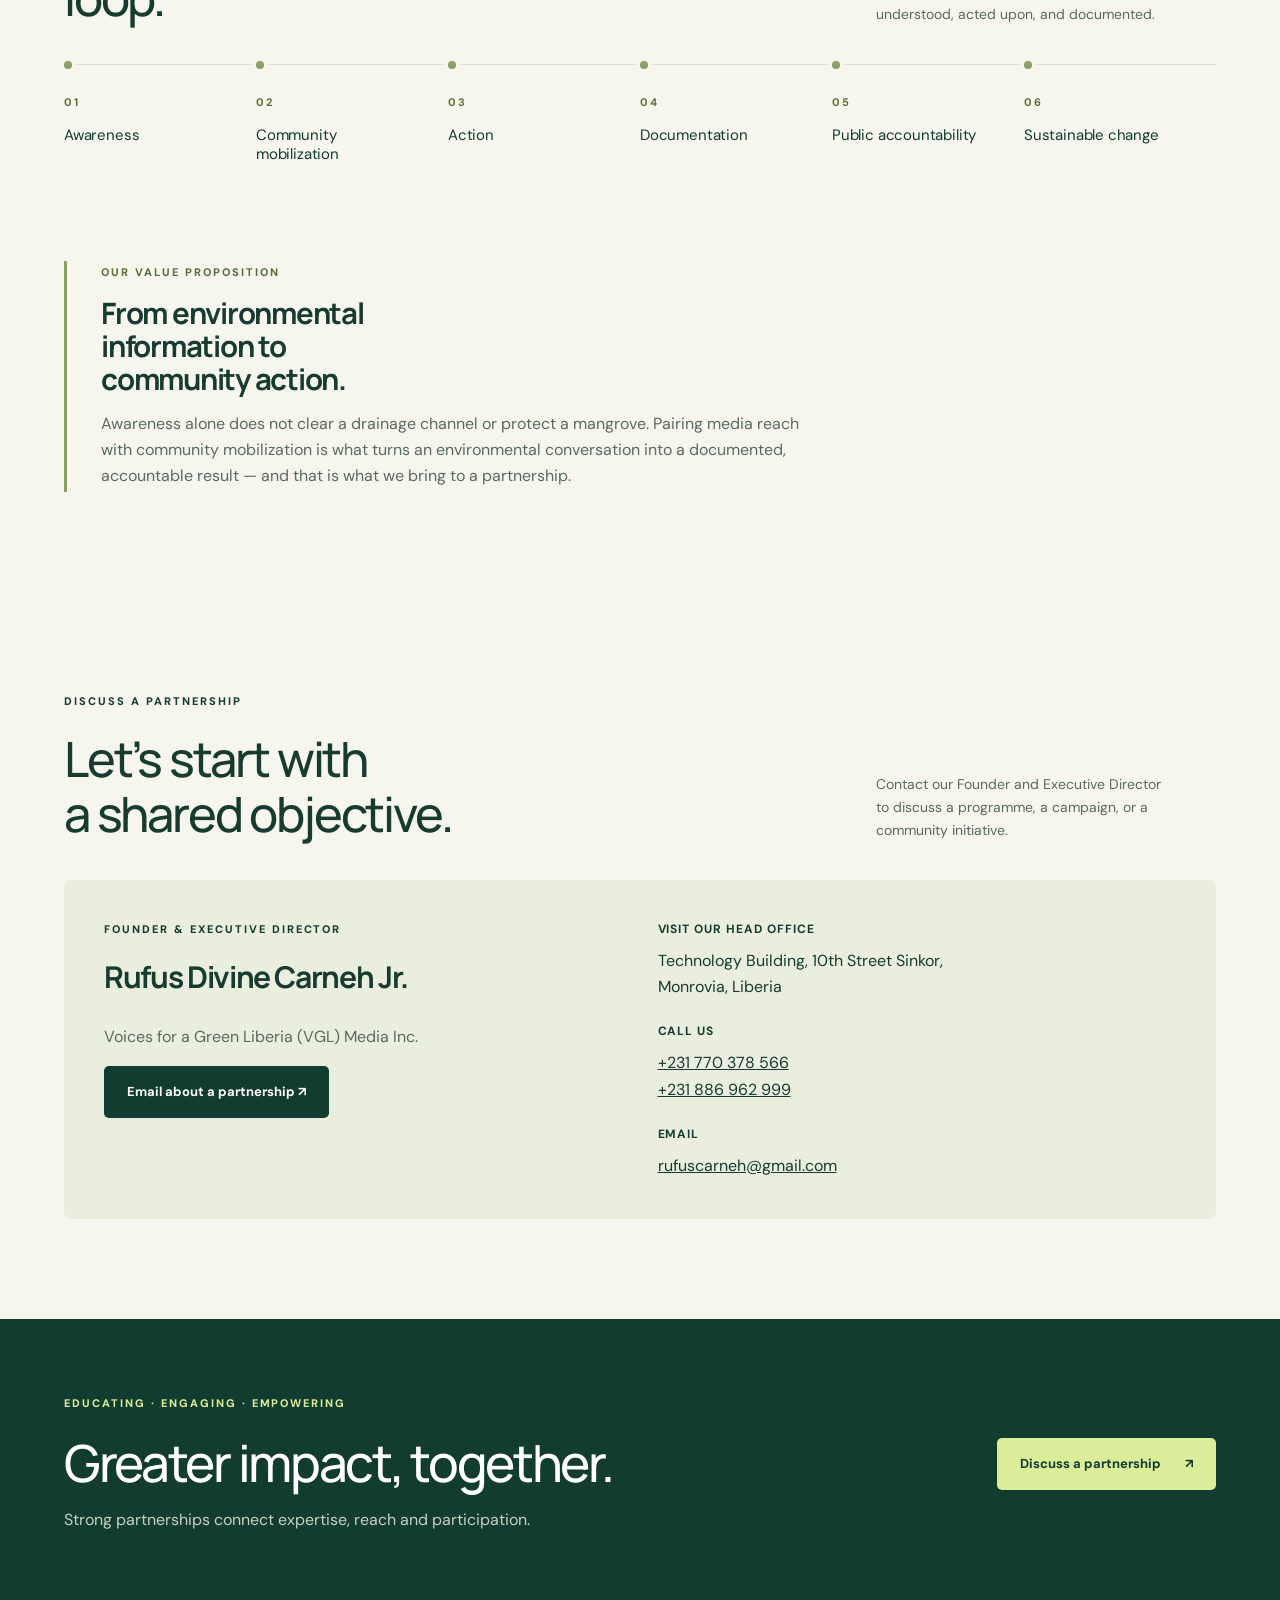
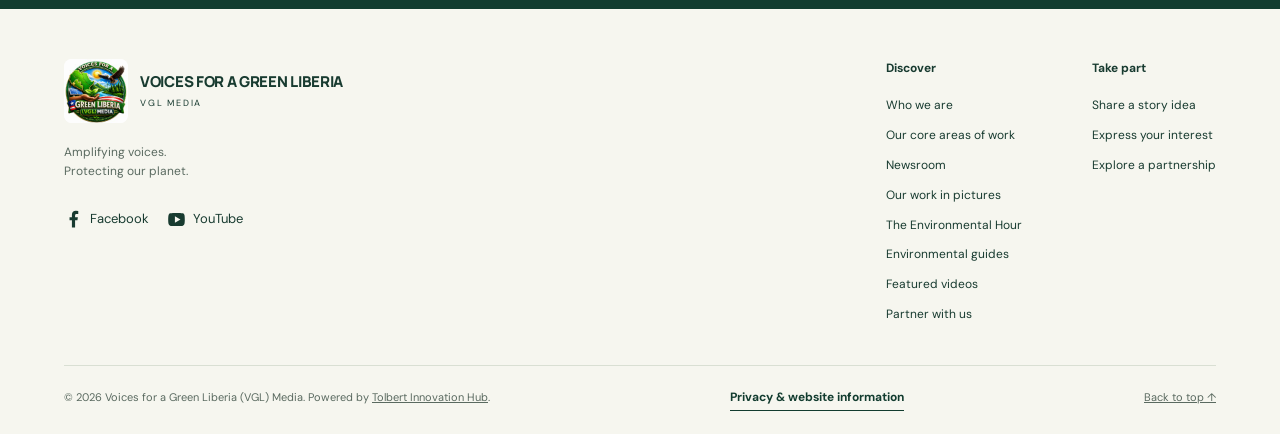
<file: partners.html>
<!doctype html>
<html lang="en">
<head>
<meta charset="utf-8"><meta name="viewport" content="width=device-width,initial-scale=1">
<title>Partner with us | Voices for a Green Liberia</title>
<meta name="description" content="Voices for a Green Liberia (VGL) Media Inc. partners with government, institutions, business, civil society and communities. Government expertise, media reach and community participation for greater environmental impact.">
<link rel="canonical" href="https://tolbertinnovation-debug.github.io/Green-Liberia/partners.html">
<meta property="og:type" content="website">
<meta property="og:site_name" content="Voices for a Green Liberia (VGL) Media">
<meta property="og:title" content="Partner with Voices for a Green Liberia">
<meta property="og:description" content="Government expertise. Media reach. Community participation. VGL Media does not seek to replace the work of environmental institutions — we complement, amplify and extend it.">
<meta property="og:url" content="https://tolbertinnovation-debug.github.io/Green-Liberia/partners.html">
<meta property="og:image" content="https://tolbertinnovation-debug.github.io/Green-Liberia/vgl-community-cleanup-1300.jpg">
<meta property="og:image:alt" content="VGL volunteers at a community clean-up beneath a signboard reading “A greener Liberia starts with us!”">
<meta name="twitter:card" content="summary_large_image">
<meta name="theme-color" content="#123c2f"><link rel="icon" type="image/png" href="vgl-logo-96.png">
<script>var d=document.documentElement;d.classList.add('js');setTimeout(function(){if(!d.dataset.rev)d.classList.remove('js')},2500)</script>
<link rel="preconnect" href="https://fonts.googleapis.com">
<link rel="preconnect" href="https://fonts.gstatic.com" crossorigin>
<link rel="stylesheet" href="https://fonts.googleapis.com/css2?family=DM+Sans:wght@400;500;600;700&family=Manrope:wght@400;500;600;700;800&display=swap">
<link rel="stylesheet" href="styles.css">
</head>
<body>
<a class="skip" href="#main">Skip to content</a>
<div class="topbar"><div class="wrap"><span>AMPLIFYING VOICES. PROTECTING OUR PLANET.</span></div></div>
<header class="header"><div class="wrap navrow">
<a href="index.html" class="brand" aria-label="Voices for a Green Liberia home"><img class="brand-logo" src="vgl-logo-192.jpg" alt="" width="64" height="64"><span>VOICES FOR A<br>GREEN LIBERIA<small>VGL MEDIA</small></span></a>
<button class="menu" aria-expanded="false" aria-controls="navigation">Menu ☰</button>
<nav id="navigation" aria-label="Main navigation">
<a href="index.html">Home</a>
<a href="about.html">Who we are</a>
<a href="work.html">Our work</a>
<a href="newsroom.html">Newsroom</a>
<a href="gallery.html">Gallery</a>
<a href="partners.html" aria-current="page">Partner</a>
<a href="contact.html">Contact</a>
<a class="button" href="#discuss">Discuss a partnership <span aria-hidden="true">↗</span></a>
</nav>
</div></header>
<main id="main">

<section class="page-hero wrap has-art">
<div class="ph-copy">
<span class="eyebrow">Partner with VGL Media</span>
<h1>Government expertise.<br>Media reach.<br><em>Community participation.</em></h1>
<p class="lead">Liberia’s environmental challenges require more than policies and regulations. They require continuous public education, community ownership, responsible behavior, and effective communication.</p>
<div class="actions">
<a class="button" href="#discuss">Discuss a partnership <span aria-hidden="true">↗</span></a>
<a class="button outline" href="PROFILE%20Voices%20for%20a%20Green%20Liberia.docx" download>Download our profile ↓</a>
</div>
</div>
<figure class="ph-art"><img src="vgl-roadside-1000.jpg" srcset="vgl-roadside-600.jpg 600w, vgl-roadside-1000.jpg 1000w" sizes="(max-width:1000px) 92vw, 40vw" width="1000" height="564" alt="A wide view of many VGL volunteers in green and yellow shirts working along a grassy verge beside a dual carriageway, with market stalls and traffic behind them." fetchpriority="high"></figure>
<div class="underhero">
<strong>Environmental media · Public education · Advocacy · Community engagement</strong>
<span>Established March 4, 2026 · Monrovia, Liberia</span>
</div>
</section>

<section class="section wrap">
<div class="section-head">
<div><span class="eyebrow">Why partnership</span>
<h2>We do not seek to replace<br>the work of institutions.</h2></div>
<p>We seek to complement, amplify, and extend that work through media, storytelling, public education, and community mobilization.</p>
</div>
<p class="section-lead">VGL Media Inc. provides an additional platform for environmental institutions — a way to reach citizens directly, and to be understood. Through environmental journalism, broadcast programming, digital communication and community engagement, we help partners:</p>
<div class="values">
<div class="value"><b>01</b><span>Communicate with citizens</span></div>
<div class="value"><b>02</b><span>Explain policies</span></div>
<div class="value"><b>03</b><span>Showcase solutions</span></div>
<div class="value"><b>04</b><span>Encourage participation</span></div>
<div class="value"><b>05</b><span>Strengthen environmental awareness</span></div>
</div>
</section>

<section class="environmental-hour">
<div class="wrap">
<span class="eyebrow">Our partnership philosophy</span>
<h2>The arithmetic of impact.</h2>
<div class="equation">
<div class="equation-row"><span class="equation-op" aria-hidden="true">&nbsp;</span><span>Government expertise</span></div>
<div class="equation-row"><span class="equation-op">+</span><span>Media reach</span></div>
<div class="equation-row"><span class="equation-op">+</span><span>Community participation</span></div>
<div class="equation-row equation-sum"><span class="equation-op">=</span><span>Greater environmental impact</span></div>
</div>
</div>
</section>

<section class="section wrap">
<div class="section-head">
<div><span class="eyebrow">Who we work with</span>
<h2>Thirteen kinds of partner.<br>One shared objective.</h2></div>
<p>VGL seeks collaboration across government, development, business, civil society and communities.</p>
</div>
<div class="stake-grid">
<div><b>01</b><span>Government ministries and agencies</span></div>
<div><b>02</b><span>Environmental institutions</span></div>
<div><b>03</b><span>Local authorities</span></div>
<div><b>04</b><span>Development partners</span></div>
<div><b>05</b><span>UN agencies and international organizations</span></div>
<div><b>06</b><span>Private-sector companies</span></div>
<div><b>07</b><span>Banks and financial institutions</span></div>
<div><b>08</b><span>Civil society organizations</span></div>
<div><b>09</b><span>Schools and universities</span></div>
<div><b>10</b><span>Community-based organizations</span></div>
<div><b>11</b><span>Youth organizations</span></div>
<div><b>12</b><span>Environmental experts</span></div>
<div><b>13</b><span>Local communities</span></div>
</div>
</section>

<section class="section wrap">
<div class="section-head">
<div><span class="eyebrow">How the work flows</span>
<h2>Awareness is the beginning.<br>Documentation closes the loop.</h2></div>
<p>Our model combines media awareness with physical community action, so issues are discussed, understood, acted upon, and documented.</p>
</div>
<ol class="approach-list">
<li>Awareness</li><li>Community mobilization</li><li>Action</li>
<li>Documentation</li><li>Public accountability</li><li>Sustainable change</li>
</ol>
<div class="partnership">
<span class="eyebrow">Our value proposition</span>
<h3>From environmental information to community action.</h3>
<p>Awareness alone does not clear a drainage channel or protect a mangrove. Pairing media reach with community mobilization is what turns an environmental conversation into a documented, accountable result — and that is what we bring to a partnership.</p>
</div>
</section>

<section class="section wrap" id="discuss">
<div class="section-head">
<div><span class="eyebrow">Discuss a partnership</span>
<h2>Let’s start with<br>a shared objective.</h2></div>
<p>Contact our Founder and Executive Director to discuss a programme, a campaign, or a community initiative.</p>
</div>
<div class="contact-grid">
<article class="leader-card">
<span class="eyebrow">Founder &amp; Executive Director</span>
<h3>Rufus Divine Carneh Jr.</h3>
<p>Voices for a Green Liberia (VGL) Media Inc.</p>
<a class="button" href="mailto:rufuscarneh@gmail.com?subject=Partnership%20enquiry%20%E2%80%94%20VGL%20Media">Email about a partnership ↗</a>
</article>
<div class="contact-details">
<div><b>Visit our head office</b><address>Technology Building, 10th Street Sinkor,<br>Monrovia, Liberia</address></div>
<div><b>Call us</b><a href="tel:+231770378566">+231 770 378 566</a><a href="tel:+231886962999">+231 886 962 999</a></div>
<div><b>Email</b><a href="mailto:rufuscarneh@gmail.com">rufuscarneh@gmail.com</a></div>
</div>
</div>
</section>

<section class="cta"><div class="wrap">
<div><span class="eyebrow">Educating · Engaging · Empowering</span>
<h2>Greater impact, together.</h2>
<p>Strong partnerships connect expertise, reach and participation.</p></div>
<a href="#discuss" class="button light">Discuss a partnership <span aria-hidden="true">↗</span></a>
</div></section>

</main>
<footer class="footer wrap">
<div class="footer-top">
<div>
<a class="brand" href="index.html"><img class="brand-logo" src="vgl-logo-192.jpg" alt="" width="64" height="64" loading="lazy"><span>VOICES FOR A GREEN LIBERIA<small>VGL MEDIA</small></span></a>
<p>Amplifying voices.<br>Protecting our planet.</p>
<div class="social-foot">
<a href="https://web.facebook.com/VFAGL" target="_blank" rel="noopener noreferrer" aria-label="Facebook (opens in a new tab)"><svg viewBox="0 0 24 24" aria-hidden="true" fill="currentColor"><path d="M14 22v-9h3l.5-4H14V7c0-1.2.4-2 2-2h2V1.4A26 26 0 0 0 15 1c-3 0-5 1.8-5 5v3H7v4h3v9z"/></svg>Facebook</a>
<a href="https://www.youtube.com/channel/UCInD3jOJ1oDMzSt1KrhEE4Q" target="_blank" rel="noopener noreferrer" aria-label="YouTube (opens in a new tab)"><svg viewBox="0 0 24 24" aria-hidden="true" fill="currentColor"><path d="M22 6.2a3 3 0 0 0-2-2C18.2 3.7 12 3.7 12 3.7s-6.2 0-8 .5a3 3 0 0 0-2 2C1.5 8 1.5 12 1.5 12s0 4 .5 5.8a3 3 0 0 0 2 2c1.8.5 8 .5 8 .5s6.2 0 8-.5a3 3 0 0 0 2-2c.5-1.8.5-5.8.5-5.8s0-4-.5-5.8ZM10 16V8l7 4z"/></svg>YouTube</a>
</div>
</div>
<div class="footer-links">
<div><b>Discover</b>
<a href="about.html">Who we are</a>
<a href="work.html">Our core areas of work</a>
<a href="newsroom.html">Newsroom</a>
<a href="gallery.html">Our work in pictures</a>
<a href="environmental-hour.html">The Environmental Hour</a>
<a href="index.html#explore">Environmental guides</a>
<a href="index.html#videos">Featured videos</a>
<a href="partners.html">Partner with us</a></div>
<div><b>Take part</b>
<a href="index.html#involved">Share a story idea</a>
<a href="index.html#involved">Express your interest</a>
<a href="#discuss">Explore a partnership</a></div>
</div>
</div>
<div class="footer-bottom">
<span>© <span id="year">2026</span> Voices for a Green Liberia (VGL) Media. Powered by <a href="https://tolbertinnovationhub.org" target="_blank" rel="noopener noreferrer">Tolbert Innovation Hub</a>.</span>
<button class="text-link" id="privacy-button">Privacy &amp; website information</button>
<a href="#main">Back to top ↑</a>
</div>
</footer>
<dialog id="guide-dialog" aria-labelledby="guide-title">
<div class="dialog-top"><h2 id="guide-title"></h2><button class="close" aria-label="Close" data-close>×</button></div>
<div id="guide-body"></div>
</dialog>
<script src="site.js"></script>
</body></html>
</file>
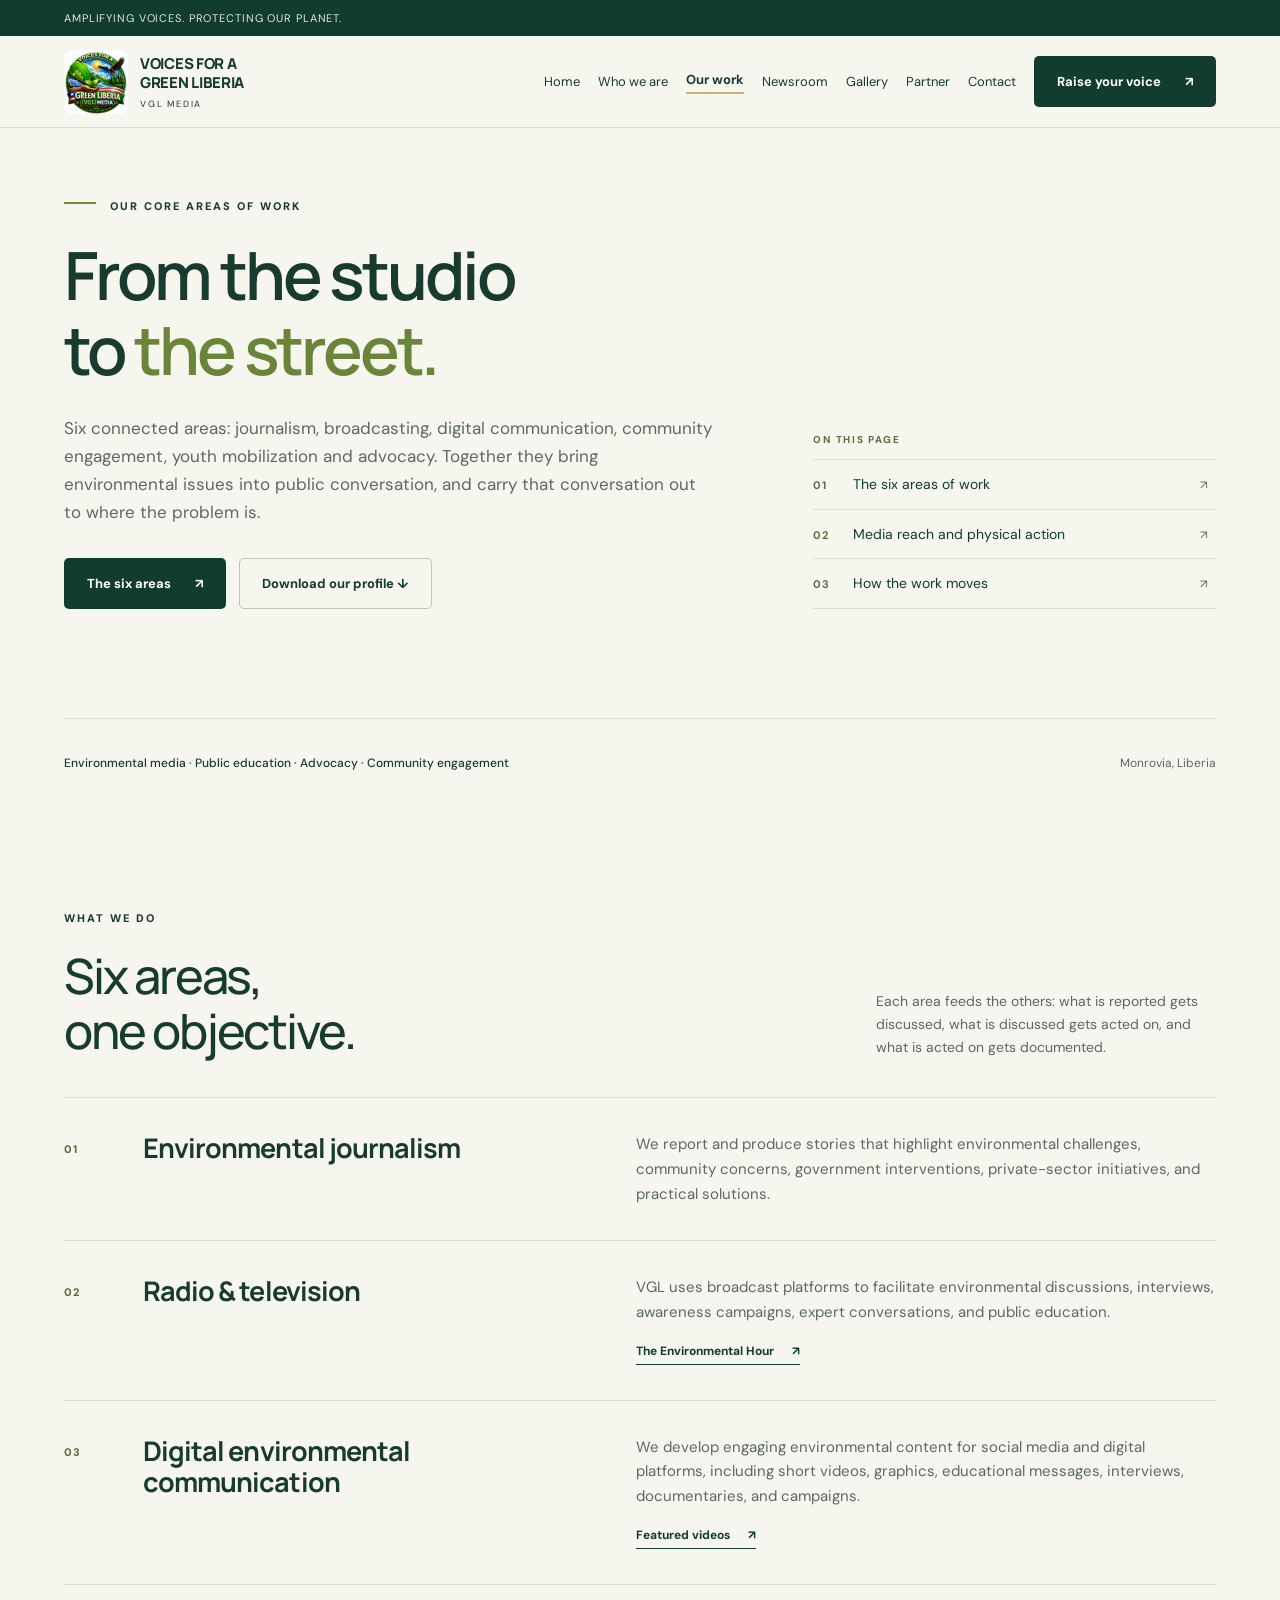
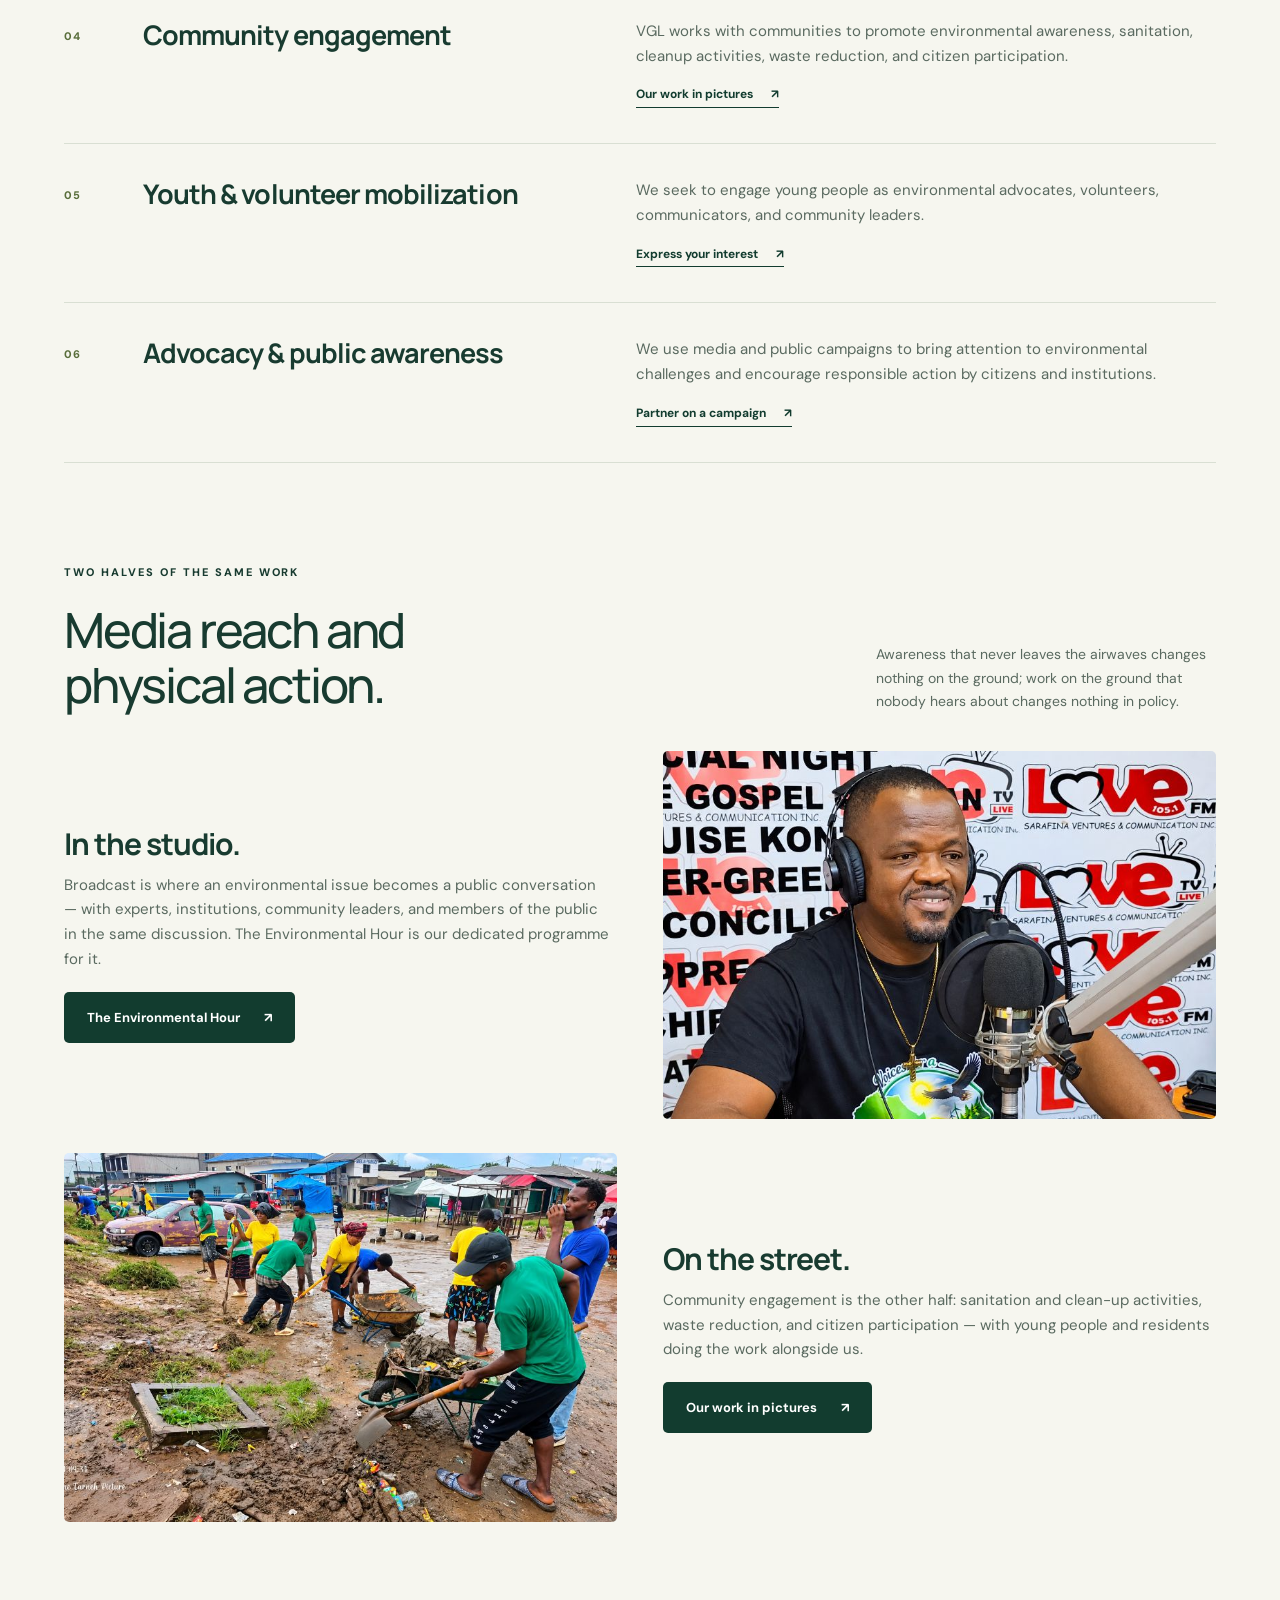
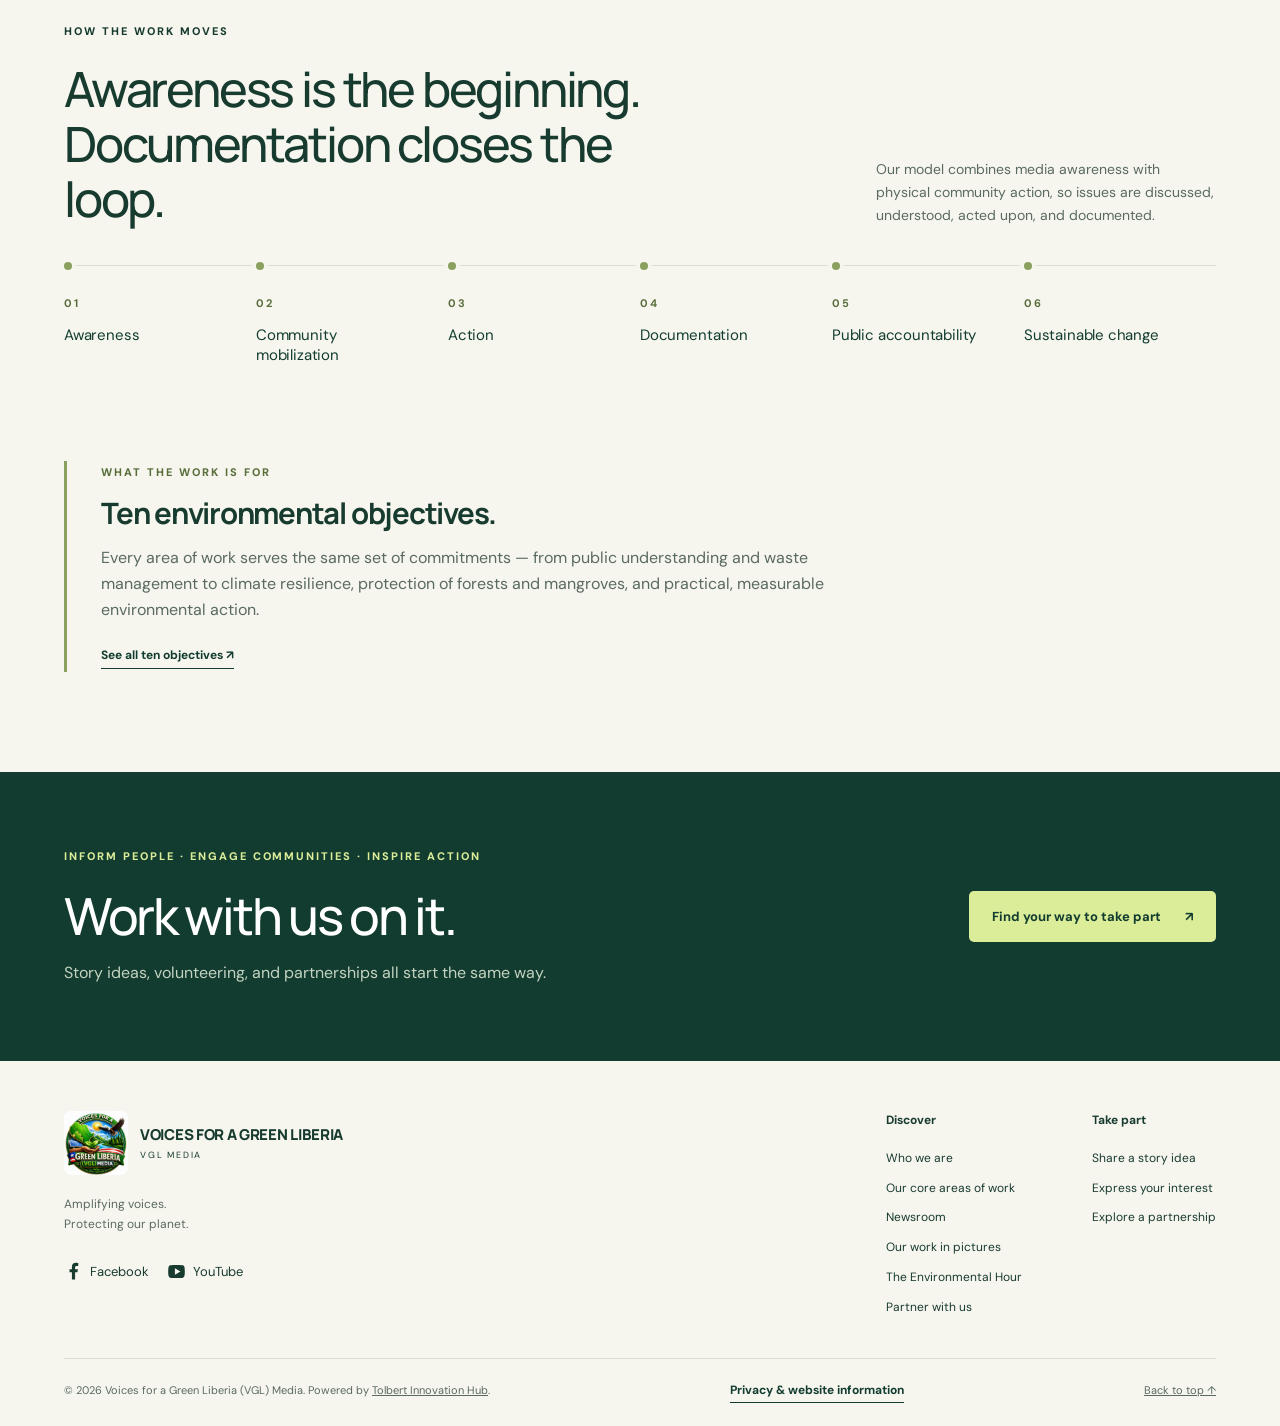
<file: work.html>
<!doctype html>
<html lang="en">
<head>
<meta charset="utf-8"><meta name="viewport" content="width=device-width,initial-scale=1">
<title>Our work | Voices for a Green Liberia</title>
<meta name="description" content="The six core areas of work of Voices for a Green Liberia (VGL) Media: environmental journalism, radio and television, digital communication, community engagement, youth mobilization, and advocacy.">
<link rel="canonical" href="https://tolbertinnovation-debug.github.io/Green-Liberia/work.html">
<meta property="og:type" content="website">
<meta property="og:site_name" content="Voices for a Green Liberia (VGL) Media">
<meta property="og:title" content="Our work — VGL Media">
<meta property="og:description" content="From the studio to the street: journalism, broadcasting, digital communication, community engagement, youth mobilization and advocacy.">
<meta property="og:url" content="https://tolbertinnovation-debug.github.io/Green-Liberia/work.html">
<meta property="og:image" content="https://tolbertinnovation-debug.github.io/Green-Liberia/vgl-drainage-1000.jpg">
<meta property="og:image:alt" content="VGL volunteers clearing mud and litter from a market street after flooding.">
<meta name="twitter:card" content="summary_large_image">
<meta name="theme-color" content="#123c2f"><link rel="icon" type="image/png" href="vgl-logo-96.png">
<script>var d=document.documentElement;d.classList.add('js');setTimeout(function(){if(!d.dataset.rev)d.classList.remove('js')},2500)</script>
<link rel="preconnect" href="https://fonts.googleapis.com">
<link rel="preconnect" href="https://fonts.gstatic.com" crossorigin>
<link rel="stylesheet" href="https://fonts.googleapis.com/css2?family=DM+Sans:wght@400;500;600;700&family=Manrope:wght@400;500;600;700;800&display=swap">
<link rel="stylesheet" href="styles.css">
</head>
<body>
<a class="skip" href="#main">Skip to content</a>
<div class="topbar"><div class="wrap"><span>AMPLIFYING VOICES. PROTECTING OUR PLANET.</span></div></div>
<header class="header"><div class="wrap navrow">
<a href="index.html" class="brand" aria-label="Voices for a Green Liberia home"><img class="brand-logo" src="vgl-logo-192.jpg" alt="" width="64" height="64"><span>VOICES FOR A<br>GREEN LIBERIA<small>VGL MEDIA</small></span></a>
<button class="menu" aria-expanded="false" aria-controls="navigation">Menu ☰</button>
<nav id="navigation" aria-label="Main navigation">
<a href="index.html">Home</a>
<a href="about.html">Who we are</a>
<a href="work.html" aria-current="page">Our work</a>
<a href="newsroom.html">Newsroom</a>
<a href="gallery.html">Gallery</a>
<a href="partners.html">Partner</a>
<a href="contact.html">Contact</a>
<a class="button" href="index.html#involved">Raise your voice <span aria-hidden="true">↗</span></a>
</nav>
</div></header>
<main id="main">

<section class="page-hero wrap has-index">
<div class="ph-copy">
<span class="eyebrow">Our core areas of work</span>
<h1>From the studio<br>to <em>the street.</em></h1>
<p class="lead">Six connected areas: journalism, broadcasting, digital communication, community engagement, youth mobilization and advocacy. Together they bring environmental issues into public conversation, and carry that conversation out to where the problem is.</p>
<div class="actions">
<a class="button" href="#areas">The six areas <span aria-hidden="true">↗</span></a>
<a class="button outline" href="PROFILE%20Voices%20for%20a%20Green%20Liberia.docx" download>Download our profile ↓</a>
</div>
</div>
<nav class="ph-index" aria-label="On this page">
<span class="ph-index-label">On this page</span>
<ol>
<li><a href="#areas"><b>01</b><span>The six areas of work</span><span class="go" aria-hidden="true">↗</span></a></li>
<li><a href="#halves"><b>02</b><span>Media reach and physical action</span><span class="go" aria-hidden="true">↗</span></a></li>
<li><a href="#model"><b>03</b><span>How the work moves</span><span class="go" aria-hidden="true">↗</span></a></li>
</ol>
</nav>
<div class="underhero">
<strong>Environmental media · Public education · Advocacy · Community engagement</strong>
<span>Monrovia, Liberia</span>
</div>
</section>

<section class="section wrap" id="areas">
<div class="section-head">
<div><span class="eyebrow">What we do</span>
<h2>Six areas,<br>one objective.</h2></div>
<p>Each area feeds the others: what is reported gets discussed, what is discussed gets acted on, and what is acted on gets documented.</p>
</div>
<div class="areas">
<div class="area"><b>01</b><h3>Environmental journalism</h3><div class="area-body"><p>We report and produce stories that highlight environmental challenges, community concerns, government interventions, private-sector initiatives, and practical solutions.</p></div></div>
<div class="area"><b>02</b><h3>Radio &amp; television</h3><div class="area-body"><p>VGL uses broadcast platforms to facilitate environmental discussions, interviews, awareness campaigns, expert conversations, and public education.</p><a class="text-link" href="environmental-hour.html">The Environmental Hour <span aria-hidden="true">↗</span></a></div></div>
<div class="area"><b>03</b><h3>Digital environmental communication</h3><div class="area-body"><p>We develop engaging environmental content for social media and digital platforms, including short videos, graphics, educational messages, interviews, documentaries, and campaigns.</p><a class="text-link" href="index.html#videos">Featured videos <span aria-hidden="true">↗</span></a></div></div>
<div class="area"><b>04</b><h3>Community engagement</h3><div class="area-body"><p>VGL works with communities to promote environmental awareness, sanitation, cleanup activities, waste reduction, and citizen participation.</p><a class="text-link" href="gallery.html">Our work in pictures <span aria-hidden="true">↗</span></a></div></div>
<div class="area"><b>05</b><h3>Youth &amp; volunteer mobilization</h3><div class="area-body"><p>We seek to engage young people as environmental advocates, volunteers, communicators, and community leaders.</p><a class="text-link" href="index.html#involved">Express your interest <span aria-hidden="true">↗</span></a></div></div>
<div class="area"><b>06</b><h3>Advocacy &amp; public awareness</h3><div class="area-body"><p>We use media and public campaigns to bring attention to environmental challenges and encourage responsible action by citizens and institutions.</p><a class="text-link" href="partners.html">Partner on a campaign <span aria-hidden="true">↗</span></a></div></div>
</div>
</section>

<section class="section wrap flush" id="halves">
<div class="section-head">
<div><span class="eyebrow">Two halves of the same work</span>
<h2>Media reach and<br>physical action.</h2></div>
<p>Awareness that never leaves the airwaves changes nothing on the ground; work on the ground that nobody hears about changes nothing in policy.</p>
</div>

<div class="feature feature-alt">
<div class="feature-img"><img src="vgl-studio-800.jpg" width="800" height="600" loading="lazy" alt="A VGL presenter in a radio studio, wearing headphones at a microphone in a VGL Media t-shirt."></div>
<div>
<h3>In the studio.</h3>
<p>Broadcast is where an environmental issue becomes a public conversation — with experts, institutions, community leaders, and members of the public in the same discussion. The Environmental Hour is our dedicated programme for it.</p>
<a class="button" href="environmental-hour.html">The Environmental Hour <span aria-hidden="true">↗</span></a>
</div>
</div>

<div class="feature">
<div class="feature-img"><img src="vgl-drainage-1000.jpg" width="1000" height="564" loading="lazy" alt="VGL volunteers clearing mud, silt and litter from a market street with shovels and wheelbarrows after flooding."></div>
<div>
<h3>On the street.</h3>
<p>Community engagement is the other half: sanitation and clean-up activities, waste reduction, and citizen participation — with young people and residents doing the work alongside us.</p>
<a class="button" href="gallery.html">Our work in pictures <span aria-hidden="true">↗</span></a>
</div>
</div>
</section>

<section class="section wrap flush" id="model">
<div class="section-head">
<div><span class="eyebrow">How the work moves</span>
<h2>Awareness is the beginning.<br>Documentation closes the loop.</h2></div>
<p>Our model combines media awareness with physical community action, so issues are discussed, understood, acted upon, and documented.</p>
</div>
<ol class="approach-list">
<li>Awareness</li><li>Community mobilization</li><li>Action</li>
<li>Documentation</li><li>Public accountability</li><li>Sustainable change</li>
</ol>
<div class="partnership">
<span class="eyebrow">What the work is for</span>
<h3>Ten environmental objectives.</h3>
<p>Every area of work serves the same set of commitments — from public understanding and waste management to climate resilience, protection of forests and mangroves, and practical, measurable environmental action.</p>
<a class="text-link" href="about.html#objectives">See all ten objectives ↗</a>
</div>
</section>

<section class="cta"><div class="wrap">
<div><span class="eyebrow">Inform people · Engage communities · Inspire action</span>
<h2>Work with us on it.</h2>
<p>Story ideas, volunteering, and partnerships all start the same way.</p></div>
<a href="index.html#involved" class="button light">Find your way to take part <span aria-hidden="true">↗</span></a>
</div></section>

</main>
<footer class="footer wrap">
<div class="footer-top">
<div>
<a class="brand" href="index.html"><img class="brand-logo" src="vgl-logo-192.jpg" alt="" width="64" height="64" loading="lazy"><span>VOICES FOR A GREEN LIBERIA<small>VGL MEDIA</small></span></a>
<p>Amplifying voices.<br>Protecting our planet.</p>
<div class="social-foot">
<a href="https://web.facebook.com/VFAGL" target="_blank" rel="noopener noreferrer" aria-label="Facebook (opens in a new tab)"><svg viewBox="0 0 24 24" aria-hidden="true" fill="currentColor"><path d="M14 22v-9h3l.5-4H14V7c0-1.2.4-2 2-2h2V1.4A26 26 0 0 0 15 1c-3 0-5 1.8-5 5v3H7v4h3v9z"/></svg>Facebook</a>
<a href="https://www.youtube.com/channel/UCInD3jOJ1oDMzSt1KrhEE4Q" target="_blank" rel="noopener noreferrer" aria-label="YouTube (opens in a new tab)"><svg viewBox="0 0 24 24" aria-hidden="true" fill="currentColor"><path d="M22 6.2a3 3 0 0 0-2-2C18.2 3.7 12 3.7 12 3.7s-6.2 0-8 .5a3 3 0 0 0-2 2C1.5 8 1.5 12 1.5 12s0 4 .5 5.8a3 3 0 0 0 2 2c1.8.5 8 .5 8 .5s6.2 0 8-.5a3 3 0 0 0 2-2c.5-1.8.5-5.8.5-5.8s0-4-.5-5.8ZM10 16V8l7 4z"/></svg>YouTube</a>
</div>
</div>
<div class="footer-links">
<div><b>Discover</b>
<a href="about.html">Who we are</a>
<a href="work.html">Our core areas of work</a>
<a href="newsroom.html">Newsroom</a>
<a href="gallery.html">Our work in pictures</a>
<a href="environmental-hour.html">The Environmental Hour</a>
<a href="partners.html">Partner with us</a></div>
<div><b>Take part</b>
<a href="index.html#involved">Share a story idea</a>
<a href="index.html#involved">Express your interest</a>
<a href="partners.html">Explore a partnership</a></div>
</div>
</div>
<div class="footer-bottom">
<span>© <span id="year">2026</span> Voices for a Green Liberia (VGL) Media. Powered by <a href="https://tolbertinnovationhub.org" target="_blank" rel="noopener noreferrer">Tolbert Innovation Hub</a>.</span>
<button class="text-link" id="privacy-button">Privacy &amp; website information</button>
<a href="#main">Back to top ↑</a>
</div>
</footer>
<dialog id="guide-dialog" aria-labelledby="guide-title">
<div class="dialog-top"><h2 id="guide-title"></h2><button class="close" aria-label="Close" data-close>×</button></div>
<div id="guide-body"></div>
</dialog>
<script src="site.js"></script>
</body></html>
</file>
<file: styles.css>
:root{--green:#123c2f;--ink:#183b30;--lime:#dbed99;--paper:#f6f6ef;--gold:#cab375;--line:#d9dfd3;--muted:#5a6a60}
*{box-sizing:border-box}html{scroll-behavior:smooth;scroll-padding-top:110px}body{margin:0;background:var(--paper);color:var(--ink);font:16px/1.65 'DM Sans',system-ui,-apple-system,'Segoe UI',Roboto,'Helvetica Neue',Arial,sans-serif}h1,h2,h3,.brand{font-family:Manrope,system-ui,-apple-system,'Segoe UI',Roboto,'Helvetica Neue',Arial,sans-serif}h1,h2,h3,p{margin-top:0}h1,h2,h3{line-height:1.13;letter-spacing:-.045em}a{color:inherit}button,input,select,textarea{font:inherit}button,a{-webkit-tap-highlight-color:transparent}button{cursor:pointer}.wrap{width:min(1260px,90%);margin:auto}.eyebrow{text-transform:uppercase;letter-spacing:.18em;font-size:11px;font-weight:800;display:block;margin-bottom:22px}.skip{position:fixed;top:-100px;background:var(--lime);padding:12px;z-index:100}.skip:focus{top:0}:focus-visible{outline:3px solid #b48930;outline-offset:5px}.topbar{background:var(--green);color:#e1e8d8;font-size:11px;letter-spacing:.08em;padding:9px 0}.topbar .wrap{display:flex;justify-content:space-between}.topbar a{text-decoration:none}.header{position:sticky;top:0;z-index:20;background:#f6f6eff5;border-bottom:1px solid var(--line);backdrop-filter:blur(12px)}.navrow{min-height:91px;display:flex;align-items:center;justify-content:space-between;gap:24px}.brand{display:flex;gap:12px;align-items:center;text-decoration:none;font-size:15px;font-weight:800;line-height:1.3;letter-spacing:-.02em}.brand small{display:block;font:9px 'DM Sans',system-ui,-apple-system,'Segoe UI',Roboto,'Helvetica Neue',Arial,sans-serif;letter-spacing:.2em;margin-top:5px}.mark{width:43px;height:43px;display:grid;place-items:center;border:1px solid #b4bfac;border-radius:50%;background:var(--green);color:var(--lime)}.mark svg{width:27px;height:27px}.navrow>nav{display:flex;gap:28px;align-items:center}.navrow>nav a{font-size:13px;text-decoration:none}.navrow>nav a:hover{color:#5b7b29}.button{display:inline-flex;align-items:center;justify-content:center;gap:24px;border:1px solid transparent;padding:14px 22px;border-radius:5px;text-decoration:none;background:var(--green);color:white;font-size:13px;font-weight:700;transition:transform .2s,background .2s}.button:hover{background:#28543a;transform:translateY(-2px)}.button.light{background:var(--lime);color:var(--green)}.button.outline{border-color:#bdc7b4;background:transparent;color:var(--green)}.menu{display:none;background:transparent;border:1px solid var(--line);border-radius:4px;padding:8px 13px}
.hero{padding:62px 0 0}.hero-grid{display:grid;grid-template-columns:1.05fr 1fr;gap:60px;align-items:center}.hero h1{font-size:clamp(48px,5.7vw,82px);font-weight:600;margin-bottom:26px}.hero h1 em{font-style:normal;color:#6a8539}.hero p{font-size:16px;max-width:460px;color:var(--muted)}.actions{display:flex;gap:13px;flex-wrap:wrap;margin-top:30px}.hero-image{position:relative;height:530px;background:#1a4838;border-radius:5px 5px 90px 5px;overflow:hidden}.hero-image img{height:100%;width:100%;object-fit:cover;object-position:100% center}.hero-image:after{content:"";position:absolute;inset:0;background:linear-gradient(transparent 56%,#092d26e6 74%,#092d26fa 100%)}.image-note{position:absolute;z-index:2;bottom:35px;left:30px;right:30px;color:white}.image-note span{font-size:10px;letter-spacing:.17em;text-transform:uppercase;color:#e3edc4}.image-note p{font-size:23px;line-height:1.3;letter-spacing:-.025em;color:white;max-width:330px;margin:12px 0 0}.underhero{display:flex;justify-content:space-between;gap:25px;padding:35px 0;margin-top:45px;border-top:1px solid var(--line);font-size:12px}.underhero strong{font-weight:500}.underhero span{color:var(--muted)}.topics-band{background:var(--green);color:#e4edda;padding:22px 0}.topics-band .wrap{display:flex;justify-content:space-between;gap:20px;flex-wrap:wrap;font-size:12px}.topics-band b{color:var(--lime);margin-right:15px}.section{padding:100px 0}.section-head{display:flex;align-items:end;justify-content:space-between;gap:30px;margin-bottom:38px}.section-head h2,.about h2{font-size:clamp(35px,3.8vw,52px);font-weight:500;max-width:620px;margin:0}.section-head p{color:var(--muted);max-width:340px;margin:0;font-size:14px}.filters{display:flex;gap:9px;flex-wrap:wrap;margin-bottom:30px}.filter{padding:8px 17px;border:1px solid #ccd5c6;border-radius:30px;color:var(--green);background:transparent;font-size:12px}.filter[aria-pressed=true]{background:var(--green);color:white;border-color:var(--green)}.cards{display:grid;grid-template-columns:repeat(3,1fr);gap:24px}.card[hidden]{display:none}.card{border-bottom:1px solid var(--line);padding-bottom:22px}.card-photo{height:242px;overflow:hidden;background:#d4ddc9;border-radius:5px;margin-bottom:23px}.card img{width:100%;height:100%;object-fit:cover;transition:transform .5s}.card:hover img{transform:scale(1.045)}.card .tag{font-size:10px;text-transform:uppercase;letter-spacing:.15em;color:#596e3b}.card h3{font-size:24px;line-height:1.25;margin:12px 0}.card p{font-size:14px;color:var(--muted)}.text-link{padding:0;background:none;border:0;border-bottom:1px solid #a2b58d;color:var(--green);font-size:12px;font-weight:700;text-decoration:none;display:inline-block}.text-link span{margin-left:15px}.about{display:grid;grid-template-columns:1fr 1fr;gap:85px;align-items:center;border-top:1px solid var(--line)}.about-art{min-height:480px;position:relative;display:flex;align-items:end;background:#254b3c;border-radius:5px;overflow:hidden;padding:35px}.about-art img{position:absolute;inset:0;width:100%;height:100%;object-fit:cover;opacity:.55}.quote{position:relative;color:white;font:500 37px/1.2 Manrope,system-ui,-apple-system,'Segoe UI',Roboto,'Helvetica Neue',Arial,sans-serif;letter-spacing:-.04em;max-width:360px}.quote small{display:block;font:11px 'DM Sans',system-ui,-apple-system,'Segoe UI',Roboto,'Helvetica Neue',Arial,sans-serif;letter-spacing:.17em;margin-top:30px;color:var(--lime)}.about-copy>p{color:var(--muted);font-size:15px;margin-top:24px}.values{margin:28px 0}.value{border-top:1px solid var(--line);padding:14px 0;display:flex;gap:18px;font-size:14px}.value b{color:#596e3b;font-size:11px;font-weight:800;padding-top:3px}.voice{background:#e9eedf}.voice-grid{display:grid;grid-template-columns:1fr 1fr;gap:85px;align-items:start}.voice h2{font-size:clamp(36px,4vw,56px);font-weight:500}.voice p{color:var(--muted);max-width:470px}.join-options{display:grid;gap:0}.join-option{display:grid;grid-template-columns:35px 1fr auto;gap:16px;align-items:center;padding:25px 0;border-top:1px solid #c4cfb8}.join-option:last-child{border-bottom:1px solid #c4cfb8}.join-option h3{font-size:21px;letter-spacing:-.03em;margin:0 0 6px}.join-option p{font-size:13px;margin:0}.join-option button{border:1px solid #b7c6a4;border-radius:50%;width:42px;height:42px;background:transparent;font-size:22px;color:var(--green)}.join-option button:hover{background:var(--lime)}.join-option>span{color:#596e3b;font-size:12px}.cta{padding:75px 0;background:var(--green);color:white}.cta .wrap{display:flex;align-items:center;justify-content:space-between;gap:35px}.cta h2{font-size:clamp(35px,4vw,55px);font-weight:500;margin-bottom:15px}.cta p{color:#c3d3c1;margin:0;max-width:530px}.footer{padding:50px 0 22px}.footer-top{display:flex;justify-content:space-between;gap:30px;padding-bottom:40px}.footer-top p{color:var(--muted);font-size:12px;max-width:260px;margin-top:20px}.footer-links{display:flex;gap:70px}.footer-links div{display:flex;flex-direction:column;gap:10px;font-size:12px}.footer-links b{margin-bottom:8px}.footer-links a{text-decoration:none}.footer-bottom{border-top:1px solid var(--line);padding-top:22px;display:flex;justify-content:space-between;gap:20px;font-size:11px;color:var(--muted)}
dialog{width:min(610px,92vw);max-height:88vh;border:0;border-radius:10px;padding:35px;background:var(--paper);color:var(--green)}dialog::backdrop{background:#092c24bc;backdrop-filter:blur(4px)}.dialog-top{display:flex;justify-content:space-between;gap:20px}.dialog-top h2{font-size:30px}.close{height:35px;min-width:35px;border:1px solid var(--line);background:none;border-radius:50%;color:var(--green)}dialog p,dialog li{font-size:14px;color:var(--muted)}label{display:block;font-size:12px;font-weight:700;margin-top:17px}input,select,textarea{display:block;width:100%;padding:12px;border:1px solid #bccab1;border-radius:4px;margin-top:6px;background:white;color:var(--green)}textarea{min-height:115px;resize:vertical}.status{font-size:13px;margin-top:16px}.form-note{font-size:12px!important}#draft-output{white-space:pre-wrap;background:#e7eddc;padding:18px;font-size:13px;border-radius:5px}
@media(min-width:1500px){.hero{padding-top:85px}}
@media(max-width:1000px){.navrow>nav{gap:15px}.hero-grid{gap:32px}.hero-image{height:auto;aspect-ratio:11/10}.image-note{bottom:24px;left:22px;right:22px}.image-note p{font-size:18px;margin-top:9px}.about,.voice-grid{gap:40px}.cards{gap:17px}.card-photo{height:205px}.brand{font-size:13px}.navrow{gap:10px}}
@media(max-width:1100px){.navrow{min-height:78px}.menu{display:block}.navrow>nav{display:none;position:absolute;top:78px;left:0;right:0;background:var(--paper);padding:25px 5%;border-bottom:1px solid var(--line);align-items:stretch}.navrow>nav.open{display:flex;flex-direction:column}.navrow>nav a{padding:9px}}
@media(max-width:760px){.hero{padding-top:42px}.hero-grid{grid-template-columns:1fr;gap:34px}.hero h1{font-size:57px}.hero p{font-size:15px}.underhero{margin-top:32px;flex-wrap:wrap;padding:23px 0;gap:8px 25px}.topics-band .wrap{display:grid;grid-template-columns:1fr 1fr;font-size:11px;gap:12px}.section{padding:62px 0}.section-head{display:block}.section-head p{margin-top:20px}.cards{grid-template-columns:1fr;gap:30px}.card-photo{height:270px}.about,.voice-grid{grid-template-columns:1fr;gap:35px}.about-art{min-height:380px}.quote{font-size:34px}.cta .wrap{display:block}.cta .button{margin-top:28px}.footer-top{flex-direction:column}.footer-links{gap:50px}.footer-bottom{flex-direction:column;gap:8px}.actions .button{padding:13px 17px;gap:17px}}
@media(max-width:380px){.hero h1{font-size:48px}.brand{font-size:11px}.topics-band .wrap{grid-template-columns:1fr}.footer-links{gap:30px}}
@media(prefers-reduced-motion:reduce){html{scroll-behavior:auto}*,*:before,*:after{transition:none!important;animation:none!important}}
.topbar .wrap{align-items:center;gap:8px 25px;flex-wrap:wrap}.social-grid{display:grid;grid-template-columns:1fr 1fr;gap:18px}.channel-card{padding:22px 26px;border:1px solid var(--line);border-radius:8px;background:#fff;display:grid;grid-template-columns:54px 1fr auto;gap:0 22px;align-items:center}.channel-text{min-width:0}.channel-text h3{margin:0 0 4px}.channel-text p{margin:0}.channel-card h3{font-size:21px;letter-spacing:-.03em}.channel-card p{color:var(--muted);font-size:14px;max-width:52ch}.channel-icon{display:grid;place-items:center;width:54px;height:54px;border-radius:13px}.channel-icon svg{width:27px;height:27px}.channel-icon.facebook{background:#e8f0fd;color:#0866ff}.channel-icon.youtube{background:#ffeaea;color:#c90000}.channel-card .button{margin:0;white-space:nowrap}.social-foot{display:flex;gap:18px;margin-top:15px;flex-wrap:wrap}.social-foot a{display:inline-flex;align-items:center;gap:7px;min-height:44px;text-decoration:none;font-size:13px}.social-foot svg{width:19px;height:19px}.social-foot a:hover{text-decoration:underline}@media(max-width:1200px){.social-grid{grid-template-columns:1fr}}
@media(max-width:760px){.channel-card{grid-template-columns:44px 1fr}.channel-card .button{grid-column:2;margin-top:14px;white-space:normal}}
@media(max-width:760px){.channel-card{gap:0 16px;padding:20px 22px}.channel-icon{width:44px;height:44px}.topbar .wrap>span:first-child{font-size:9px}} 
.brand-logo{width:64px;height:64px;object-fit:contain;border-radius:8px;background:#fff;flex-shrink:0}.about-art.official-logo{padding:0;min-height:0;aspect-ratio:1;background:#fff}.about-art.official-logo img{position:static;opacity:1;width:100%;height:100%;object-fit:contain}.purpose-grid,.hour-grid,.contact-grid{display:grid;grid-template-columns:1fr 1fr;gap:35px}.purpose-grid article{background:#e9eedf;padding:35px;border-top:3px solid var(--gold)}.purpose-grid h3,.leader-card h3{font-size:30px}.purpose-grid p,.work-card p,.partnership p{color:var(--muted);font-size:15px}.work-grid{display:grid;grid-template-columns:repeat(3,1fr);gap:22px}.work-card{padding:30px;border:1px solid var(--line);border-radius:6px}.work-card h3{font-size:25px}.work-card .eyebrow{color:#596e3b}.objectives{margin-top:30px;border-block:1px solid var(--line);padding:20px 0}.objectives summary{cursor:pointer;font-weight:700}.objectives li{padding:5px 0;color:var(--muted)}.environmental-hour{background:var(--green);color:white;padding:75px 0}.environmental-hour h2{font-size:clamp(40px,5vw,65px);font-weight:500}.environmental-hour h3{font-size:28px}.environmental-hour p{color:#d1ddca}.environmental-hour .eyebrow{color:var(--lime)}.topic-tags{display:flex;flex-wrap:wrap;gap:9px}.topic-tags span{font-size:12px;border:1px solid #62816c;border-radius:30px;padding:7px 13px}.approach-list{display:grid;grid-template-columns:repeat(3,1fr);gap:15px;list-style-position:inside;padding:0;counter-reset:step}.approach-list li{padding:22px;background:#e9eedf;font-size:14px}.partnership{margin-top:45px;max-width:850px}.partnership h3{font-size:32px}.contact-grid{background:#e9eedf;padding:40px;border-radius:8px}.leader-card p{color:var(--muted)}.contact-details{display:grid;gap:22px}.contact-details b{display:block;font-size:12px;letter-spacing:.08em;text-transform:uppercase;margin-bottom:8px}.contact-details a{display:block;overflow-wrap:anywhere}.contact-details address{font-style:normal}.navrow nav{gap:18px}
@media(max-width:1000px){.work-grid{grid-template-columns:1fr 1fr}.navrow nav{gap:11px}.brand-logo{width:52px;height:52px}}
@media(max-width:760px){.purpose-grid,.hour-grid,.contact-grid,.work-grid{grid-template-columns:1fr}.approach-list{grid-template-columns:1fr 1fr}.purpose-grid article,.work-card,.contact-grid{padding:25px}.brand-logo{width:49px;height:49px}.contact-grid{gap:30px}.environmental-hour{padding:60px 0}.brand{min-width:0}}
@media(max-width:380px){.approach-list{grid-template-columns:1fr}}
.video-grid{display:grid;grid-template-columns:repeat(3,minmax(0,1fr));gap:24px}.video-card{border:1px solid var(--line);border-radius:8px;overflow:hidden;display:flex;flex-direction:column;background:white}.video-label{display:flex;align-items:center;gap:18px;background:var(--green);color:var(--lime);padding:27px;font-size:10px;letter-spacing:.13em}.video-label>span:first-child{font-size:25px;border:1px solid #73966a;border-radius:50%;width:48px;height:48px;display:grid;place-items:center;flex-shrink:0}.video-body{padding:28px;display:flex;flex-direction:column;align-items:flex-start;flex:1}.video-body .eyebrow{font-size:10px;margin-bottom:15px}.video-body h3{font-size:27px;line-height:1.2}.video-body p{font-size:14px;color:var(--muted)}.video-body .button{margin-top:auto;gap:10px}.video-note{font-size:12px;color:var(--muted);margin-top:20px}.video-channel{border-top:1px solid var(--line);padding-top:23px;margin-top:25px;display:flex;align-items:center;justify-content:space-between;gap:20px}.video-channel p{margin:0;color:var(--muted)}.hour-enquiry{display:inline-flex;align-items:center;color:#fff;min-height:44px}@media(max-width:1000px){.video-grid{gap:15px}.video-body{padding:21px}.video-body h3{font-size:24px}}@media(max-width:760px){.video-grid{grid-template-columns:1fr}.video-channel{align-items:flex-start;flex-direction:column}}

/* ---- interior page hero (no image column) ---- */
.page-hero{padding:58px 0 0}
.page-hero h1{font-size:clamp(38px,4.2vw,58px);font-weight:600;margin-bottom:24px}
.page-hero h1 em{font-style:normal;color:#6a8539}
.page-hero .lead{font-size:17px;color:var(--muted);max-width:560px}
.page-hero .actions{margin-top:32px}
.navrow>nav a[aria-current=page]{font-weight:700;border-bottom:2px solid var(--gold);padding-bottom:2px}

/* ---- the partnership equation ---- */
.equation{display:grid;gap:14px;margin:34px 0 0;max-width:760px}
.equation-row{display:flex;align-items:baseline;gap:14px;font-family:Manrope,system-ui,-apple-system,'Segoe UI',Roboto,'Helvetica Neue',Arial,sans-serif;font-size:clamp(23px,2.7vw,35px);font-weight:500;letter-spacing:-.035em;line-height:1.15}
.equation-op{color:var(--lime);font-size:.7em;font-weight:700;flex-shrink:0;width:1ch}
.equation-sum{border-top:1px solid #4a6b58;padding-top:18px;margin-top:6px;color:var(--lime)}

/* ---- stakeholder ledger ---- */
.stake-grid{display:grid;grid-template-columns:1fr 1fr;grid-template-rows:repeat(7,auto);grid-auto-flow:column;gap:0 55px;margin-top:6px}
.stake-grid div{display:flex;gap:18px;align-items:baseline;padding:15px 0;border-top:1px solid var(--line)}
.stake-grid b{color:#596e3b;font-size:11px;font-weight:800;letter-spacing:.06em;flex-shrink:0;width:2ch}
.stake-grid span{font-size:15px}

@media(max-width:760px){
.page-hero{padding-top:38px}
.page-hero h1{font-size:40px;max-width:none}
.page-hero .lead{font-size:16px}
.stake-grid{grid-template-columns:1fr;grid-template-rows:none;grid-auto-flow:row;gap:0}
.equation-row{gap:10px}
}

/* ---- organization facts ledger ---- */
.facts{display:grid;grid-template-columns:1fr 1fr;gap:0 55px;margin-top:8px}
.facts div{padding:16px 0;border-top:1px solid var(--line)}
.facts dt,.facts b{display:block;font-size:10px;letter-spacing:.15em;text-transform:uppercase;color:#596e3b;font-weight:800;margin-bottom:6px}
.facts span{font-size:15px;display:block}
.facts address{font-style:normal;font-size:15px}

/* ---- ledger row-count variants (see .stake-grid) ---- */
.stake-grid.ledger-6{grid-template-rows:repeat(3,auto)}
.stake-grid.ledger-10{grid-template-rows:repeat(5,auto)}

/* ---- a single statement given the whole band ---- */
.statement{font-family:Manrope,system-ui,-apple-system,'Segoe UI',Roboto,'Helvetica Neue',Arial,sans-serif;font-size:clamp(25px,3.1vw,42px);font-weight:500;letter-spacing:-.035em;line-height:1.22;max-width:19ch;margin:0}
.statement-wide{max-width:24ch}
.environmental-hour .statement{color:#fff;font-size:clamp(25px,3.1vw,42px);font-weight:500;letter-spacing:-.035em;line-height:1.22}

/* ---- next-step cards ---- */
.next-grid{display:grid;grid-template-columns:1fr 1fr;gap:24px;margin-top:8px}
.next-card{background:#e9eedf;padding:32px;border-top:3px solid var(--gold);display:flex;flex-direction:column;align-items:flex-start}
.next-card h3{font-size:26px;margin:0 0 10px}
.next-card p{color:var(--muted);font-size:15px;flex:1}

@media(max-width:760px){
.facts,.next-grid{grid-template-columns:1fr;gap:0}
.next-grid{gap:18px}
.next-card{padding:25px}
.stake-grid.ledger-6,.stake-grid.ledger-10{grid-template-rows:none}
.statement,.statement-wide{max-width:none}
}

/* ---- ledger row-count variant for the seven-guest list ---- */
.stake-grid.ledger-7{grid-template-rows:repeat(4,auto)}

/* ---- two-up video grid (see .video-grid) ---- */
.video-grid.two{grid-template-columns:repeat(2,minmax(0,1fr))}

/* ---- schedule notice: honest stand-in until broadcast details exist ---- */
.schedule{display:flex;flex-wrap:wrap;align-items:center;gap:14px 26px;background:#e9eedf;border-left:3px solid var(--gold);padding:24px 28px;margin-top:34px}
.schedule b{display:block;font-size:10px;letter-spacing:.15em;text-transform:uppercase;color:#596e3b;font-weight:800;margin-bottom:6px}
.schedule p{margin:0;font-size:15px;color:var(--ink);max-width:52ch}
.schedule .button{flex-shrink:0}

@media(max-width:760px){
.stake-grid.ledger-7{grid-template-rows:none}
.video-grid.two{grid-template-columns:1fr}
.schedule{padding:22px}
}

/* ---- photo gallery ---- */
.gallery-grid{display:grid;grid-template-columns:repeat(3,1fr);gap:20px}
.gallery-item{padding:0;border:0;background:none;width:100%;text-align:left;display:block}
.gallery-frame{position:relative;aspect-ratio:3/2;background:#d4ddc9;border-radius:5px;overflow:hidden}
.gallery-frame img{width:100%;height:100%;object-fit:cover;display:block;transition:transform .5s}
.gallery-item:hover .gallery-frame img{transform:scale(1.045)}
.gallery-zoom{position:absolute;right:12px;bottom:12px;width:34px;height:34px;border-radius:50%;background:#f6f6efe6;color:var(--green);display:grid;place-items:center;font-size:15px;font-weight:700}
.gallery-item figcaption,.gallery-cap{display:block;font-size:13px;color:var(--muted);margin-top:11px;line-height:1.5}
.gallery-date{display:block;font-size:10px;letter-spacing:.14em;text-transform:uppercase;color:#596e3b;font-weight:800;margin-top:7px}
.gallery-note{font-size:12px;color:var(--muted);margin-top:26px}

/* ---- lightbox ---- */
#lightbox{width:min(1120px,94vw);max-height:94vh;padding:20px;background:#0d2f27;color:#fff;border-radius:8px}
#lightbox::backdrop{background:#04140fe8}
.lb-frame{background:#04140f;border-radius:5px;display:grid;place-items:center;min-height:40vh}
.lb-frame img{max-width:100%;max-height:72vh;display:block;object-fit:contain}
.lb-bar{display:flex;align-items:flex-start;justify-content:space-between;gap:20px;margin-top:16px}
.lb-text p{margin:0;font-size:15px;color:#e4ecd7;max-width:62ch}
.lb-count{display:block;font-size:10px;letter-spacing:.16em;text-transform:uppercase;color:var(--lime);font-weight:800;margin-bottom:7px}
.lb-btns{display:flex;gap:9px;flex-shrink:0}
.lb-btns button{width:44px;height:44px;border-radius:50%;border:1px solid #4a6b58;background:transparent;color:#fff;font-size:17px;display:grid;place-items:center}
.lb-btns button:hover{background:#1c4a3c}

@media(max-width:1000px){.gallery-grid{grid-template-columns:repeat(2,1fr);gap:16px}}
@media(max-width:760px){
.gallery-grid{grid-template-columns:1fr;gap:26px}
#lightbox{padding:14px}
.lb-frame img{max-height:58vh}
.lb-bar{flex-direction:column;gap:14px}
.lb-btns{width:100%}
.lb-btns button{flex:1;border-radius:6px}
}

/* ---- click-to-load third-party embeds ---------------------------------
   Nothing is requested from YouTube or Facebook until the visitor asks,
   so the default page stays tracker-free and light on mobile data.      */
.embed{border:1px solid var(--line);border-radius:8px;overflow:hidden;background:#e9eedf}
.embed-facade{padding:38px 34px;display:flex;flex-direction:column;align-items:flex-start}
.embed-facade .eyebrow{margin-bottom:14px}
.embed-facade h3{font-size:27px;margin:0 0 10px;letter-spacing:-.035em}
.embed-facade p{color:var(--muted);font-size:14px;max-width:54ch;margin:0 0 22px}
.embed-facade .button{margin-bottom:15px}
.embed-facade .embed-direct{font-size:12px;font-weight:700;color:var(--green);border-bottom:1px solid #a2b58d;text-decoration:none}
.embed.is-loaded{background:#04140f;border-color:#04140f}
.embed iframe{display:block;width:100%;border:0}
@media(max-width:760px){.embed-facade{padding:26px 22px}.embed-facade h3{font-size:23px}}

/* ---- core areas ledger (work.html) ---- */
.areas{border-top:1px solid var(--line);margin-top:8px}
.area{display:grid;grid-template-columns:3ch 1fr 1.3fr;gap:0 46px;padding:34px 0;border-bottom:1px solid var(--line);align-items:start}
.area>b{color:#596e3b;font-size:11px;font-weight:800;letter-spacing:.06em;padding-top:8px}
.area h3{font-size:27px;margin:0;letter-spacing:-.035em;line-height:1.15}
.area-body{display:flex;flex-direction:column;align-items:flex-start}
.area-body p{color:var(--muted);font-size:15px;margin:0}
.area-body .text-link{margin-top:17px}

/* ---- illustrated feature row ---- */
.feature{display:grid;grid-template-columns:1fr 1fr;gap:46px;align-items:center;margin-top:34px}
.feature-alt .feature-img{order:2}
.feature-img{border-radius:5px;overflow:hidden;background:#d4ddc9;aspect-ratio:3/2}
.feature-img img{width:100%;height:100%;object-fit:cover;display:block}
.feature h3{font-size:30px;margin:0 0 12px;letter-spacing:-.035em}
.feature p{color:var(--muted);font-size:15px;margin:0 0 20px}

@media(max-width:760px){
.area{grid-template-columns:3ch 1fr;gap:4px 18px;padding:26px 0}
.area h3{font-size:22px}
.area-body{grid-column:2}
.feature{grid-template-columns:1fr;gap:22px}
.feature-alt .feature-img{order:0}
.feature h3{font-size:25px}
}

/* ---- newsroom datelines ---- */
.dateline{display:block;font-size:10px;letter-spacing:.15em;text-transform:uppercase;color:#596e3b;font-weight:800;margin:0 0 12px}
.newsnote{background:#e9eedf;border-left:3px solid var(--gold);padding:28px 30px;margin-top:34px}
.newsnote h3{font-size:25px;margin:0 0 10px;letter-spacing:-.035em}
.newsnote p{color:var(--ink);font-size:15px;margin:0 0 18px;max-width:62ch}
@media(max-width:760px){.newsnote{padding:22px}.newsnote h3{font-size:22px}}

/* ---- inline message form (contact.html) ---- */
.form-panel{background:#e9eedf;border-top:3px solid var(--gold);padding:36px 34px;max-width:680px}
.form-panel h3{font-size:27px;margin:0 0 10px;letter-spacing:-.035em}
.form-panel>p{color:var(--ink);font-size:14px;margin:0;max-width:56ch}
.form-panel form .button{margin-top:22px}
.form-panel #draft-result{margin-top:26px;border-top:1px solid #cdd6c1;padding-top:22px}
.form-panel #draft-result .actions{margin-top:16px}
@media(max-width:760px){.form-panel{padding:26px 22px}.form-panel h3{font-size:23px}}

/* ---- photographic variant of the about art (replaces the logo slab) ---- */
.about-art.photo{padding:0;min-height:0;aspect-ratio:4/3;background:#d4ddc9}
.about-art.photo img{position:static;opacity:1;width:100%;height:100%;object-fit:cover}

/* ---- typography refinement -------------------------------------------
   balance stops headings orphaning their last word, which was being hand-
   patched with <br>; pretty improves paragraph rag. Both are ignored by
   browsers that do not support them, so nothing regresses.              */
h1,h2,h3{text-wrap:balance}
p,.lead,figcaption,.area-body p,.next-card p{text-wrap:pretty}
/* lining, equal-width figures so the 01-13 ledgers align down the column */
.stake-grid b,.area>b,.work-card .eyebrow,.facts b,.value b,.join-option>span,
.gallery-date,.dateline,.lb-count{font-variant-numeric:tabular-nums}

/* ---- finishing details ---- */
::selection{background:var(--lime);color:var(--green)}
:focus-visible{outline:3px solid #8a6a1f;outline-offset:4px;border-radius:2px}
html{scroll-padding-top:96px}
a,button{-webkit-tap-highlight-color:transparent}
img{max-width:100%}

@media print{
.topbar,.header,.menu,.navrow>nav,.topics-band,.ph-index,.cta,.footer .social-foot,.footer-links,#privacy-button,.embed,.filters,.gallery-zoom{display:none!important}
body{background:#fff;color:#000;font-size:11pt}
.section,.page-hero{padding:14pt 0!important}
.wrap{width:100%}
a{text-decoration:none;color:#000}
a[href^="http"]::after{content:" (" attr(href) ")";font-size:8pt;word-break:break-all}
.hero-image,.about-art,.feature-img,.gallery-frame{break-inside:avoid}
h1,h2,h3{break-after:avoid}
}

/* ---- video poster ------------------------------------------------------
   These cards have no thumbnails (the platforms are the only source and
   they are not embeddable here), so three identical dark bands read as
   missing images. A designed poster carrying the topic reads as intended
   instead, and each card becomes distinguishable at a glance.           */
.video-poster{position:relative;overflow:hidden;background:var(--green);color:#fff;padding:26px;display:flex;flex-direction:column;gap:18px;min-height:172px}
.video-poster::after{content:"";position:absolute;right:-46px;top:-46px;width:176px;height:176px;border-radius:50%;background:#ffffff12}
.video-poster>*{position:relative;z-index:1}
.video-poster .play{width:50px;height:50px;border-radius:50%;background:var(--lime);color:var(--green);display:grid;place-items:center;flex-shrink:0}
.video-poster .play svg{width:18px;height:18px;margin-left:3px;display:block}
.poster-topic{font-family:Manrope,system-ui,-apple-system,'Segoe UI',Roboto,'Helvetica Neue',Arial,sans-serif;font-size:21px;font-weight:600;letter-spacing:-.035em;line-height:1.2;margin-top:auto}
.poster-plat{font-size:10px;letter-spacing:.14em;text-transform:uppercase;color:var(--lime);font-weight:700}
.video-card:hover .video-poster .play{background:#fff}
@media(max-width:760px){.video-poster{min-height:152px;padding:22px}.poster-topic{font-size:19px}}

/* ---- layout utilities (these were inline style attributes) ---- */
.section.flush{padding-top:0}
.section.snug{padding-top:34px}
.cta .eyebrow{color:var(--lime)}
.gallery-grid figure{margin:0}
.section-lead{max-width:760px;color:var(--muted);font-size:16px}
.section-lead+.stake-grid{margin-top:26px}
.cards-note{font-size:11px;color:var(--muted);margin:22px 0 0}
.after-grid{margin:30px 0 0}
.actions.flush{margin-top:0}
.embed.spaced{margin-top:24px}
.voice .form-hint{font-size:12px}
#interest-dialog form .button{margin-top:20px}
#interest-dialog #draft-result .button{margin-top:15px}

/* ---- 404 ---- */
.notfound{padding:74px 0 12px}
.notfound .code{display:block;font-family:Manrope,system-ui,-apple-system,'Segoe UI',Roboto,'Helvetica Neue',Arial,sans-serif;font-size:clamp(64px,11vw,132px);font-weight:600;letter-spacing:-.05em;line-height:.9;color:#6f8a3a}
.notfound h1{font-size:clamp(34px,4vw,54px);font-weight:600;margin:18px 0 20px}
.notfound .lead{font-size:17px;color:var(--muted);max-width:56ch}
.lost-grid{display:grid;grid-template-columns:1fr 1fr;gap:0 55px;margin-top:8px}
.lost-grid a{display:flex;gap:18px;align-items:baseline;padding:16px 0;border-top:1px solid var(--line);text-decoration:none}
.lost-grid a:hover{color:#3c5a33}
.lost-grid b{color:#596e3b;font-size:11px;font-weight:800;letter-spacing:.06em;flex-shrink:0;width:2ch;font-variant-numeric:tabular-nums}
.lost-grid span{font-size:15px}
@media(max-width:760px){.notfound{padding-top:44px}.lost-grid{grid-template-columns:1fr;gap:0}}

/* ---- routing band (was four decorative phrases; now the four main pages) ---- */
.topics-band a{display:flex;align-items:baseline;gap:14px;text-decoration:none;color:inherit;padding:4px 0;border-bottom:1px solid transparent;transition:border-color .2s}
.topics-band a:hover{border-bottom-color:var(--lime)}
.topics-band a b{color:var(--lime);margin:0;font-variant-numeric:tabular-nums}
.topics-band a span:last-child{white-space:nowrap}

/* ---- compact routing block (replaces sections duplicated on other pages) ---- */
.routes{display:grid;grid-template-columns:1fr 1fr;gap:0 55px;border-top:1px solid var(--line);margin-top:6px}
.routes a{display:grid;grid-template-columns:2ch 1fr auto;gap:0 20px;align-items:baseline;padding:22px 0;border-bottom:1px solid var(--line);text-decoration:none}
.routes a:hover{color:#3c5a33}
.routes b{color:#596e3b;font-size:11px;font-weight:800;letter-spacing:.06em;font-variant-numeric:tabular-nums}
.routes strong{font-family:Manrope,system-ui,-apple-system,'Segoe UI',Roboto,'Helvetica Neue',Arial,sans-serif;font-size:20px;font-weight:600;letter-spacing:-.03em}
.routes em{font-style:normal;display:block;font-size:14px;color:var(--muted);margin-top:5px}
.routes .go{font-size:15px;color:#596e3b}

/* ---- condensed contact block ---- */
.contact-brief{display:grid;grid-template-columns:1fr 1fr;gap:46px;background:#e9eedf;padding:40px;border-radius:8px;align-items:center}
.contact-brief h3{font-size:30px;margin:0 0 12px;letter-spacing:-.035em}
.contact-brief p{color:var(--muted);font-size:15px;margin:0 0 22px}
.contact-brief dl{margin:0;display:grid;gap:16px}
.contact-brief dt{font-size:10px;letter-spacing:.15em;text-transform:uppercase;color:#596e3b;font-weight:800;margin-bottom:4px}
.contact-brief dd{margin:0;font-size:15px}
.contact-brief dd a{overflow-wrap:anywhere}

@media(max-width:760px){
.topics-band .wrap{grid-template-columns:1fr}
.routes{grid-template-columns:1fr;gap:0}
.routes a{grid-template-columns:2ch 1fr;padding:18px 0}
.routes .go{display:none}
.contact-brief{grid-template-columns:1fr;gap:28px;padding:26px}
.contact-brief h3{font-size:25px}
}

/* ---- full-bleed band ---------------------------------------------------
   .section is itself the .wrap, so a background on it tints only the
   1260px column. An interlude needs its own ground edge to edge, plus a
   smaller heading: these sections route, they do not announce, and ten
   headings at the same size is what made the page read as wallpaper.   */
.band{padding:100px 0}
.band.tint{background:#e9eedf}
.band .section-head h2{font-size:clamp(29px,3.1vw,42px)}
@media(max-width:760px){.band{padding:62px 0}}

/* mission + vision reads as a statement pause between "who we are" and
   "what we do", so it gets its own ground; the cards lift to white to stay
   distinct from it */
.band.tint .purpose-grid{margin:0}
.band.tint .purpose-grid article{background:#fff}

/* ===== motion =========================================================
   Scroll reveals are progressive enhancement: the hidden state only
   exists when .js is set (before first paint) and motion is allowed, so
   a blocked script or a reduced-motion preference shows everything.   */
@media (prefers-reduced-motion: no-preference){
/* :where() zeroes the specificity of this list. Without it, selectors that
   end in an element name (.purpose-grid article, .stake-grid>div,
   .gallery-grid figure, .approach-list li, .routes a) score 0,0,2,1 and
   outrank .js .is-in at 0,0,2,0 — so those elements took the class and
   stayed at opacity 0 forever. Above-fold content still looked right,
   which is how this hides in plain sight. */
.js :where(.section-head,.card,.work-card,.area,.feature,.next-card,.channel-card,
.video-card,.gallery-grid figure,.routes a,.stake-grid>div,.facts>div,
.purpose-grid article,.approach-list li,.partnership,.newsnote,.contact-brief,
.form-panel,.embed,.hero-image,.underhero,.equation-row,.areas,.lost-grid a,
.ph-art,.ph-index,.purpose-pair>div){
  opacity:0;transform:translate3d(0,22px,0);will-change:opacity,transform}
.js .is-in{opacity:1;transform:none;
  transition:opacity .72s cubic-bezier(.16,1,.3,1),transform .72s cubic-bezier(.16,1,.3,1);
  transition-delay:var(--d,0ms);will-change:auto}
}

/* ===== micro-interactions ===== */
.button{position:relative;transition:transform .25s cubic-bezier(.16,1,.3,1),background .25s,box-shadow .25s}
.button span[aria-hidden]{display:inline-block;transition:transform .25s cubic-bezier(.16,1,.3,1)}
.button:hover span[aria-hidden]{transform:translate(3px,-3px)}
.button:hover{box-shadow:0 10px 24px -12px #123c2f66}
.button.light:hover{background:#e8f5ad}
.button.outline:hover{background:#ffffffb3;border-color:#9fb08f}

.card,.work-card,.next-card,.channel-card,.video-card{transition:transform .35s cubic-bezier(.16,1,.3,1),box-shadow .35s,border-color .35s}
.work-card:hover,.next-card:hover,.channel-card:hover,.video-card:hover{
  transform:translateY(-3px);box-shadow:0 18px 40px -26px #123c2f59}
.channel-card:hover,.video-card:hover{border-color:#c2cfb6}

.text-link{position:relative;border-bottom-color:transparent;background-image:linear-gradient(var(--green),var(--green));
  background-size:100% 1px;background-repeat:no-repeat;background-position:0 100%;
  transition:background-size .3s cubic-bezier(.16,1,.3,1),color .2s;padding-bottom:3px}
.text-link:hover{background-size:0% 1px;background-position:100% 100%;color:#3c5a33}

.gallery-item .gallery-frame{transition:box-shadow .35s}
.gallery-item:hover .gallery-frame{box-shadow:0 20px 44px -28px #123c2f80}
.gallery-zoom{transition:transform .3s cubic-bezier(.16,1,.3,1),background .25s}
.gallery-item:hover .gallery-zoom{transform:scale(1.12);background:var(--lime)}

.topics-band a span:last-child{display:inline-block;transition:transform .25s cubic-bezier(.16,1,.3,1)}
.topics-band a:hover span:last-child{transform:translateX(3px)}
.routes a .go{display:inline-block;transition:transform .25s cubic-bezier(.16,1,.3,1)}
.routes a:hover .go{transform:translate(4px,-4px)}

/* ===== hero =============================================================
   The image breaks the grid and runs to the viewport edge — the one
   deliberately asymmetric moment on the site. .hero is clipped so the
   bleed can never produce a horizontal scrollbar; the sticky header is
   outside this section, so clipping here cannot affect it.            */
.hero{position:relative;overflow:clip;padding:70px 0 0}
.hero .eyebrow{position:relative;padding-left:46px}
.hero .eyebrow::before{content:"";position:absolute;left:0;top:.42em;width:32px;height:2px;background:#6f8a3a}
.hero h1{font-size:clamp(50px,6.2vw,92px);font-weight:600;letter-spacing:-.05em;margin-bottom:28px;max-width:13ch}
.hero p{font-size:17px;max-width:46ch}
.hero-image{height:600px;border-radius:6px 6px 96px 6px;box-shadow:0 36px 70px -46px #0b2c2399}

@media(min-width:1101px){
.hero-grid{grid-template-columns:1.12fr 1fr;gap:72px}
/* extend past the wrap by exactly one gutter */
.hero-image{width:calc(100% + (100vw - min(1260px,90vw))/2);border-radius:6px 0 0 96px}
}
@media(min-width:1500px){.hero{padding-top:92px}.hero-image{height:640px}}
@media(max-width:1100px){.hero-image{height:auto;aspect-ratio:11/10}}
@media(max-width:760px){
.hero{padding-top:46px}
.hero h1{font-size:clamp(40px,10.5vw,58px);max-width:none}
.hero p{font-size:16px}
.hero .eyebrow{padding-left:34px}
.hero .eyebrow::before{width:22px}
.hero-image{border-radius:5px 5px 56px 5px}
}

/* ===== inner-page hero ==================================================
   One system, two fills. Pages whose body opens with imagery (work,
   newsroom, gallery) lead with type alone; the rest carry a photograph
   beside the copy. Both share the rule-marked eyebrow and type scale, so
   the set reads as one family rather than two templates.             */
.page-hero{padding:64px 0 0}
.page-hero .eyebrow{position:relative;display:inline-block;padding-left:46px}
.page-hero .eyebrow::before{content:"";position:absolute;left:0;top:.42em;width:32px;height:2px;background:#6f8a3a}
.page-hero h1{font-size:clamp(42px,5.2vw,74px);letter-spacing:-.048em;margin-bottom:26px}
.page-hero .lead{font-size:17px;max-width:54ch}

.page-hero.has-art{display:grid;grid-template-columns:1.08fr .92fr;gap:60px;align-items:center}
.page-hero.has-art .ph-copy{min-width:0}
/* the copy column is half as wide, so the display size steps down with it;
   the line breaks in these headings are sentence breaks and are kept. */
.page-hero.has-art h1{font-size:clamp(38px,3.7vw,54px);letter-spacing:-.042em}
.page-hero.has-art .lead{max-width:46ch;font-size:16px}
.page-hero.has-art>.underhero,.page-hero.has-art>.schedule{grid-column:1/-1}
.ph-art{margin:0;height:430px;border-radius:5px 5px 76px 5px;overflow:hidden;background:#1a4838;
  box-shadow:0 30px 58px -44px #0b2c2399}
.ph-art img{display:block;width:100%;height:100%;object-fit:cover}

@media(min-width:1500px){.page-hero{padding-top:84px}.ph-art{height:470px}}
@media(max-width:1000px){
.page-hero.has-art{grid-template-columns:1fr;gap:34px}
.ph-art{height:auto;aspect-ratio:16/9;border-radius:5px 5px 56px 5px}
}
@media(max-width:760px){
.page-hero{padding-top:42px}
.page-hero h1{font-size:clamp(36px,9.4vw,52px)}
.page-hero .eyebrow{padding-left:34px}
.page-hero .eyebrow::before{width:22px}
.ph-art{aspect-ratio:5/4}
}

/* Index fill: the long, multi-section pages turn the space beside the
   heading into a contents list instead of leaving it empty. */
.page-hero.has-index{display:grid;grid-template-columns:1.26fr .74fr;gap:64px;align-items:end}
.page-hero.has-index .ph-copy{min-width:0}
.page-hero.has-index>.underhero{grid-column:1/-1}
.ph-index{min-width:0}
.ph-index-label{display:block;font-size:10px;font-weight:700;letter-spacing:.17em;text-transform:uppercase;
  color:#596e3b;margin-bottom:10px}
.ph-index ol{list-style:none;margin:0;padding:0}
.ph-index li{border-top:1px solid var(--line)}
.ph-index li:last-child{border-bottom:1px solid var(--line)}
.ph-index a{display:grid;grid-template-columns:30px 1fr 16px;gap:10px;align-items:baseline;
  padding:15px 0;text-decoration:none;color:var(--green);font-size:14px;line-height:1.35;
  transition:color .2s,padding-left .25s cubic-bezier(.16,1,.3,1)}
.ph-index b{font-size:11px;font-weight:700;color:#596e3b;font-variant-numeric:tabular-nums;letter-spacing:.06em}
.ph-index .go{font-size:12px;color:#596e3b;transition:transform .25s cubic-bezier(.16,1,.3,1)}
.ph-index a:hover{color:#3c5a33;padding-left:6px}
.ph-index a:hover .go{transform:translate(3px,-3px)}

@media(max-width:1000px){
.page-hero.has-index{grid-template-columns:1fr;gap:34px}
.ph-index{max-width:460px}
}

/* ===== the six-step model ===============================================
   Six tinted tiles read as a table of equal, unrelated items. The work
   is a sequence, so it is drawn as one: a single rule with a marker per
   step, numbered in order.                                           */
.approach-list{grid-template-columns:repeat(6,1fr);gap:0;list-style:none;
  border-top:1px solid var(--line);margin:0}
.approach-list li{position:relative;counter-increment:step;background:none;
  padding:30px 26px 34px 0;font-size:15px;line-height:1.3;color:var(--green);letter-spacing:-.012em}
.approach-list li::before{content:counter(step,decimal-leading-zero);display:block;
  font-size:11px;font-weight:700;letter-spacing:.14em;color:#596e3b;margin-bottom:16px;
  font-variant-numeric:tabular-nums}
.approach-list li::after{content:"";position:absolute;top:-4.5px;left:0;
  width:8px;height:8px;border-radius:50%;background:#8aa05f;box-shadow:0 0 0 4px var(--paper)}
@media(max-width:1100px){.approach-list{grid-template-columns:repeat(3,1fr)}
.approach-list li:nth-child(n+4){border-top:1px solid var(--line);margin-top:-1px}}
@media(max-width:620px){.approach-list{grid-template-columns:repeat(2,1fr)}
.approach-list li:nth-child(n+3){border-top:1px solid var(--line);margin-top:-1px}}

/* Vision and mission read as one statement of purpose, side by side, so
   the dark band carries both instead of one statement and a lot of air. */
.purpose-pair{display:grid;grid-template-columns:1fr 1fr;gap:70px;align-items:start}
.purpose-pair .statement{max-width:26ch;font-size:clamp(23px,2.2vw,31px);margin-top:14px}
.purpose-note{color:var(--lime);font-size:13px;font-weight:700;letter-spacing:.02em;margin:22px 0 0}
@media(max-width:900px){.purpose-pair{grid-template-columns:1fr;gap:42px}}

/* The closing statement of a section. It was a bare heading and paragraph
   adrift at the foot of the page; an accent rule marks it as the point the
   section has been building to. */
.partnership{max-width:760px;margin-top:62px;padding:2px 0 2px 34px;border-left:3px solid #8aa05f}
.partnership .eyebrow{color:#596e3b;margin-bottom:16px}
.partnership h3{font-size:clamp(25px,2.3vw,32px);letter-spacing:-.042em;margin:0 0 14px;max-width:22ch}
.partnership p{font-size:16px;margin:0}
.partnership .text-link{margin-top:22px}
@media(max-width:760px){.partnership{margin-top:44px;padding-left:22px;border-left-width:2px}}
@media(max-width:400px){.approach-list{grid-template-columns:1fr}
.approach-list li{padding-bottom:26px}
.approach-list li:nth-child(n+2){border-top:1px solid var(--line);margin-top:-1px}}

/* The message form sat as a narrow column with the width of the page
   unused beside it. Name and subject share a row, so the panel reads as a
   designed form rather than a stack of inputs. */
.form-panel{max-width:820px;padding:40px 38px}
.form-panel form{display:grid;grid-template-columns:1fr 1fr;gap:4px 24px}
.form-panel form label:nth-of-type(3),.form-panel form .button{grid-column:1/-1}
.form-panel form .button{justify-self:start}
.form-panel textarea{min-height:150px}
@media(max-width:700px){.form-panel{padding:26px 22px}
.form-panel form{grid-template-columns:1fr}
.form-panel form label:nth-of-type(3),.form-panel form .button{grid-column:1}}
.form-panel input,.form-panel select{height:48px}
</file>
